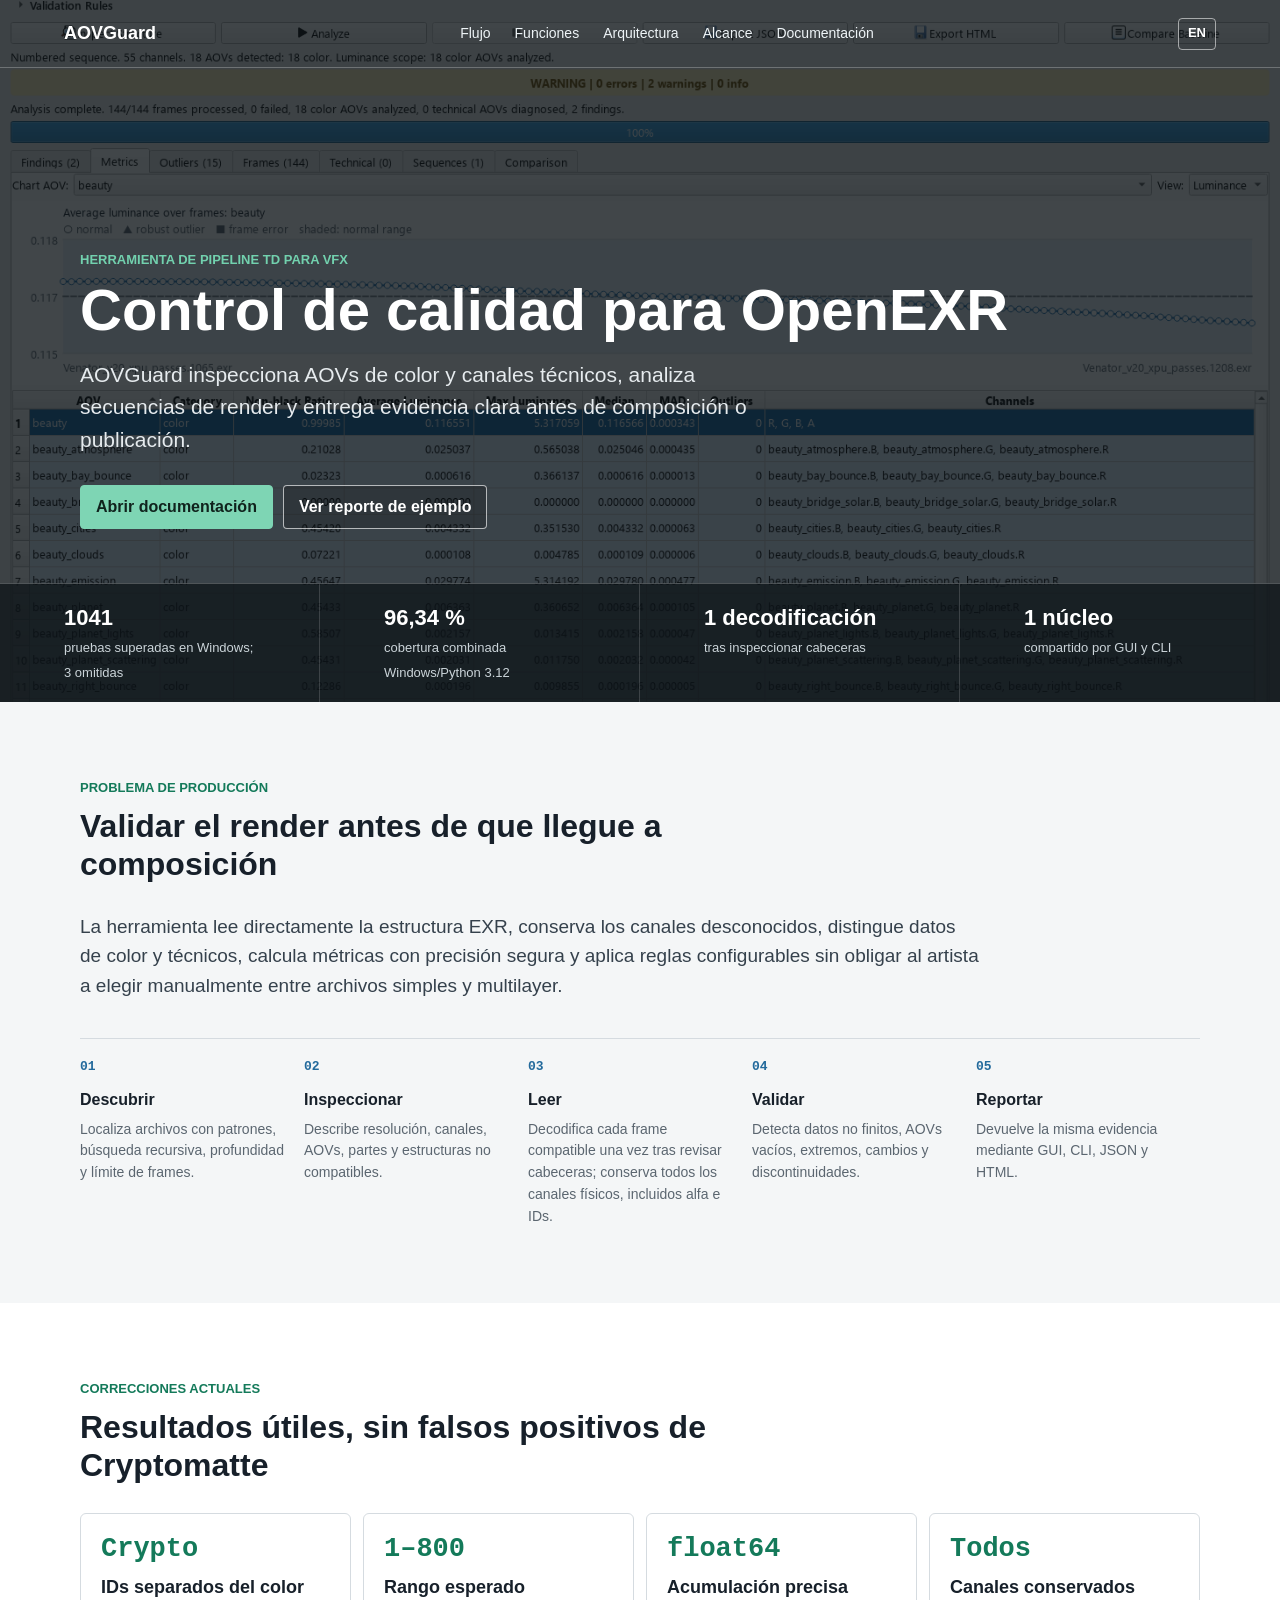
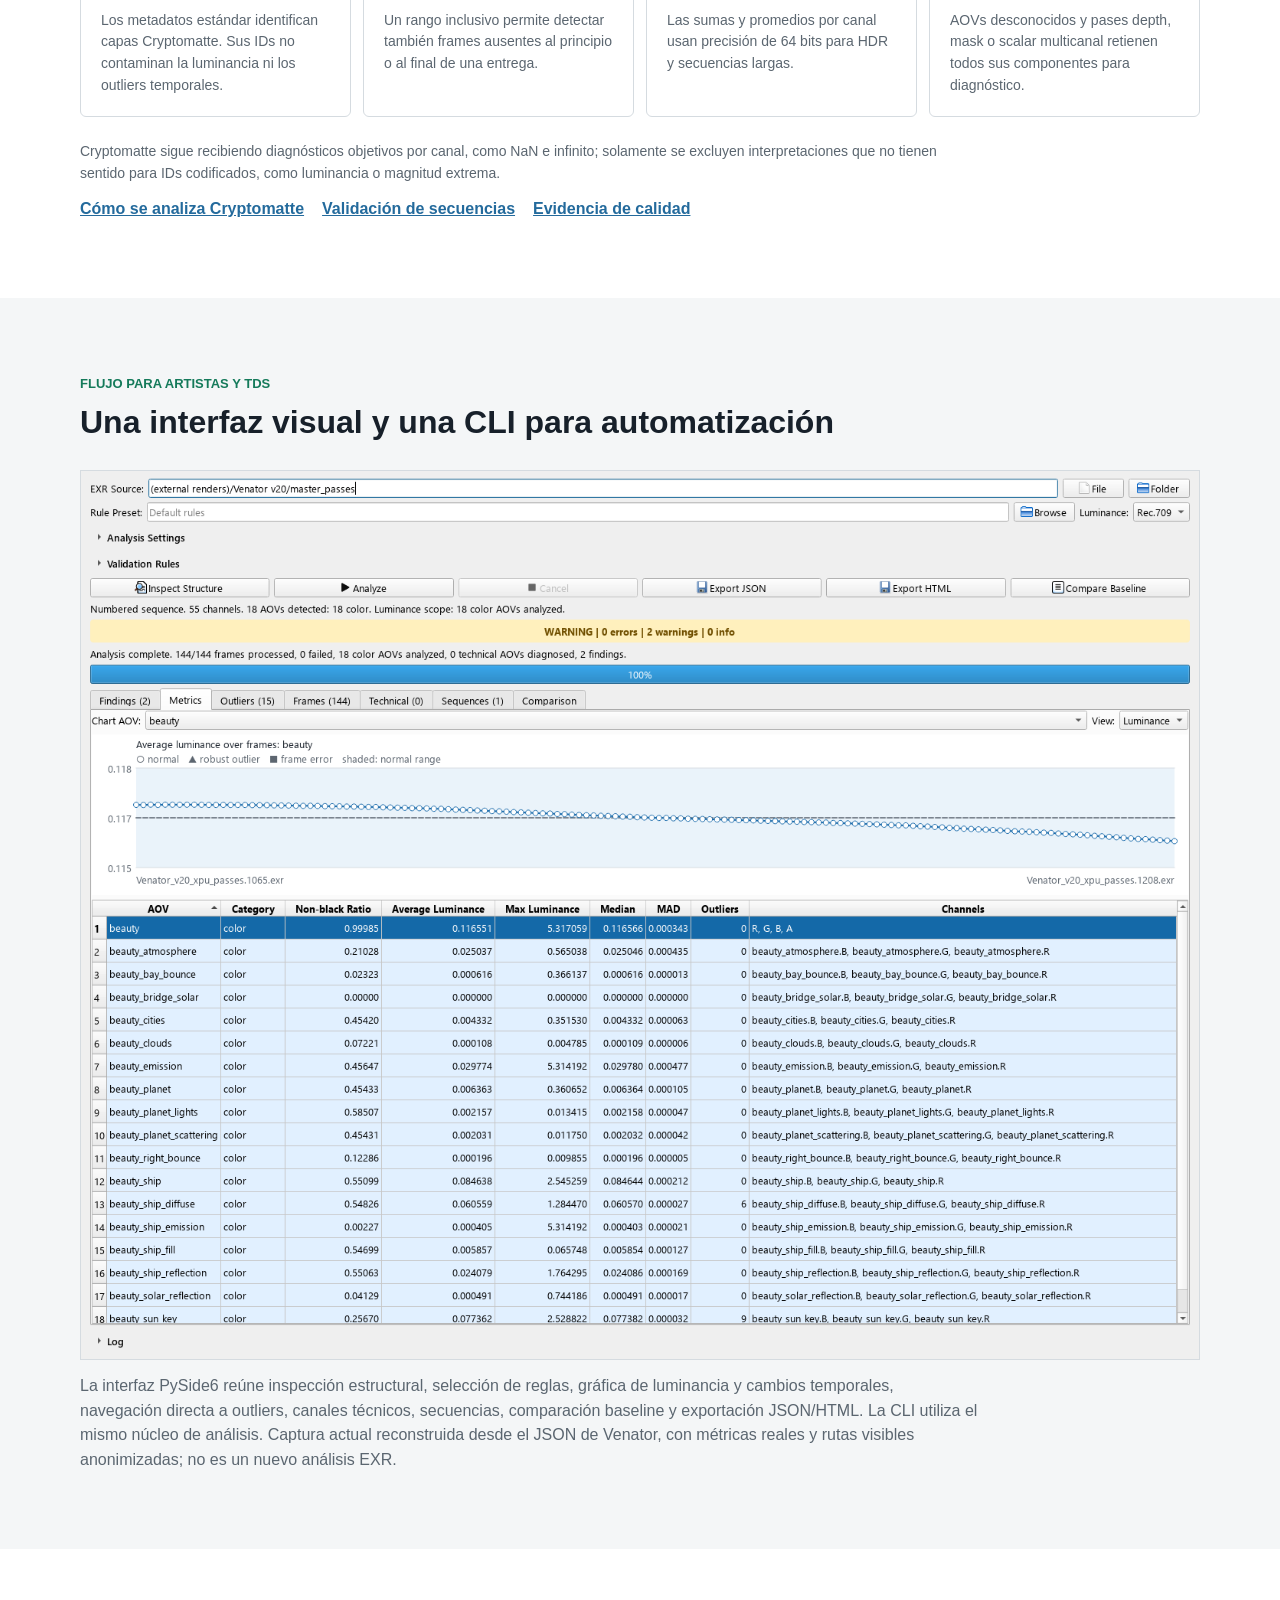
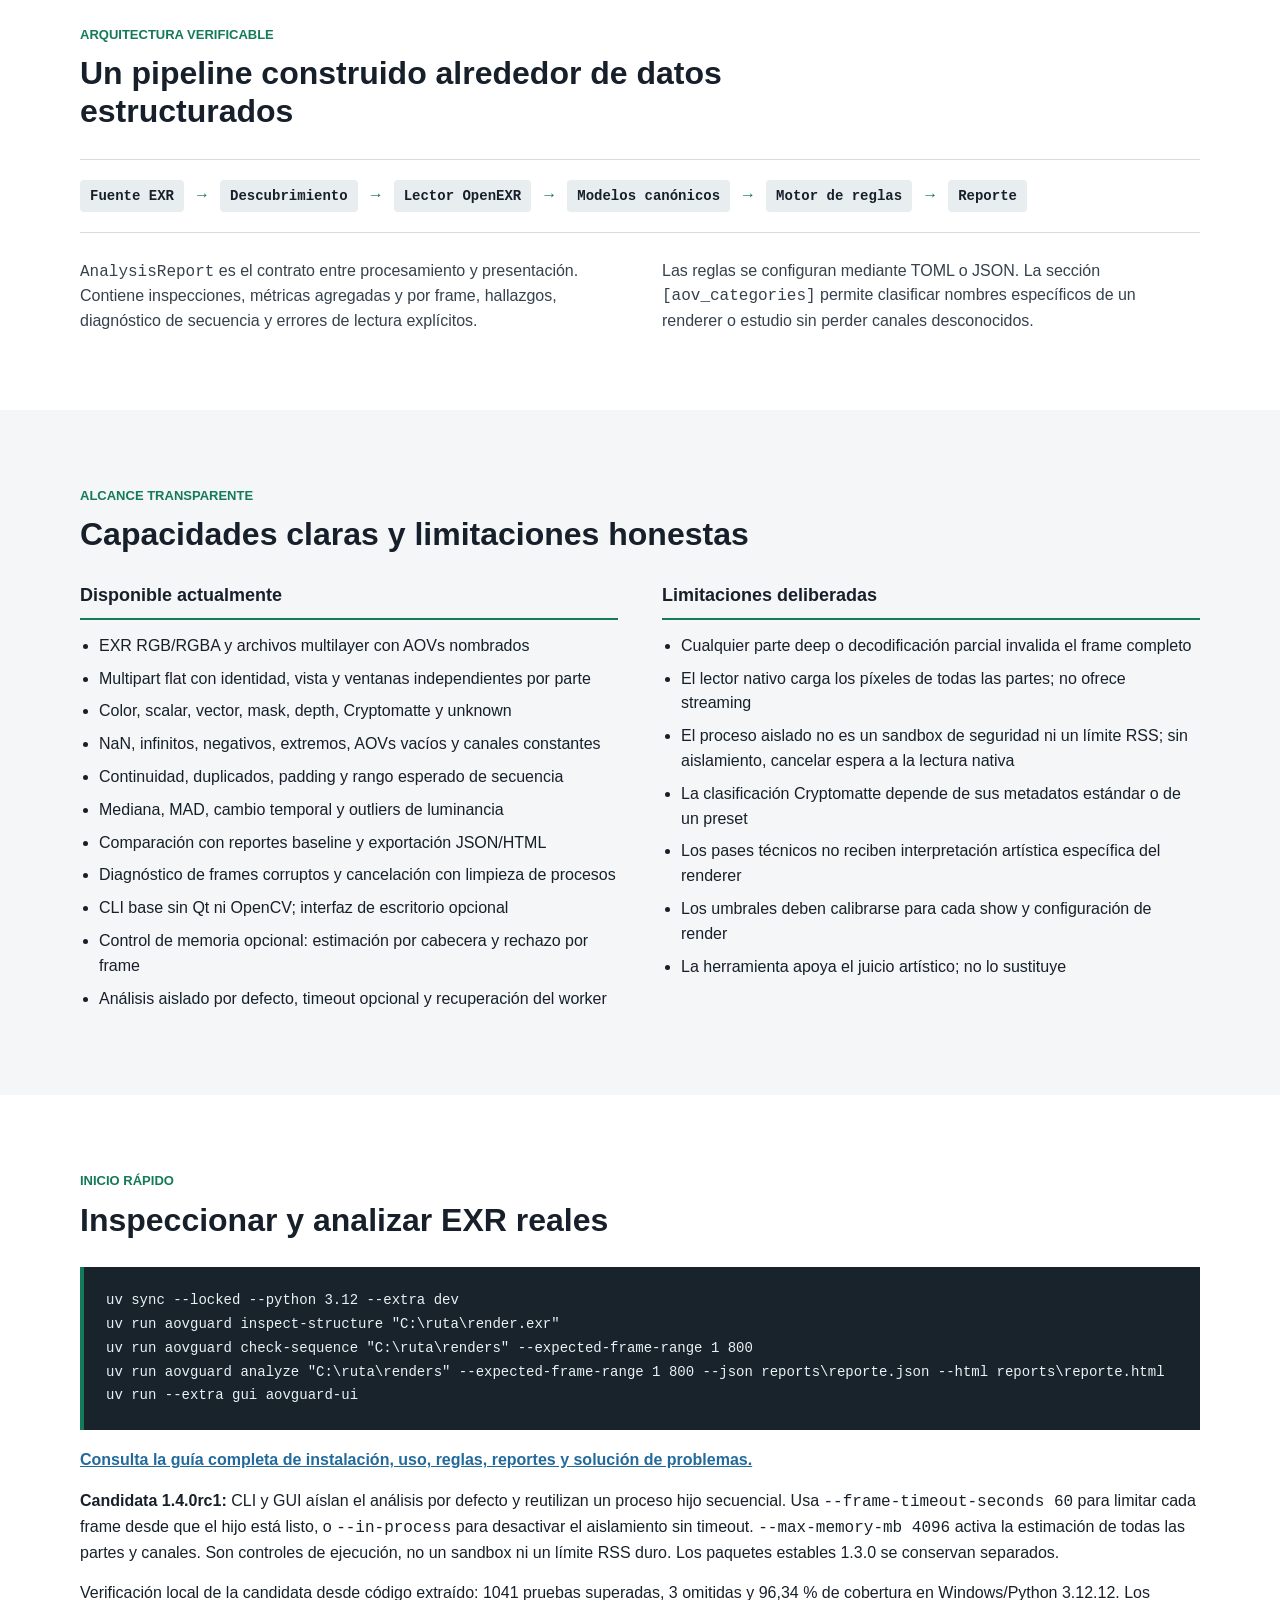
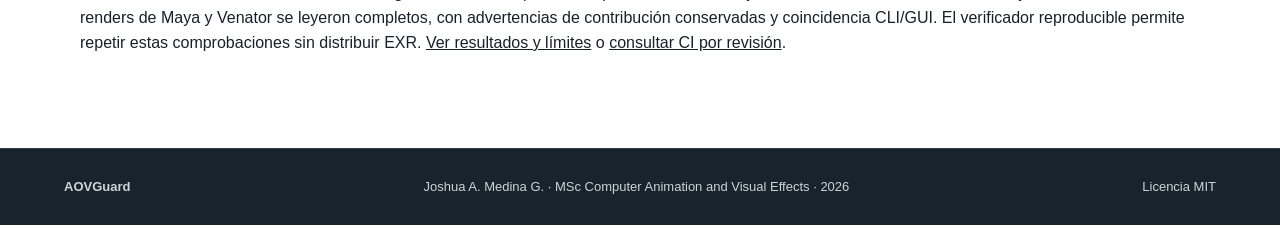
<file: website/index.html>
<!doctype html>
<html lang="es">
<head>
  <meta charset="utf-8">
  <meta name="viewport" content="width=device-width, initial-scale=1">
  <meta name="description" content="AOVGuard: control de calidad para archivos OpenEXR, AOVs y secuencias de render.">
  <title>AOVGuard | Control de calidad para OpenEXR</title>
  <link rel="stylesheet" href="styles.css">
  <link rel="alternate" hreflang="es" href="index.html">
  <link rel="alternate" hreflang="en" href="index-en.html">
</head>
<body>
  <header class="site-header">
    <a class="brand" href="#inicio">AOVGuard</a>
    <nav aria-label="Navegación principal">
      <a href="#flujo">Flujo</a>
      <a href="#funciones">Funciones</a>
      <a href="#arquitectura">Arquitectura</a>
      <a href="#alcance">Alcance</a>
      <a href="documentacion.html">Documentación</a>
    </nav>
    <a class="language-switch" href="index-en.html" hreflang="en" lang="en" aria-label="View this site in English">EN</a>
  </header>

  <main id="inicio">
    <section class="hero" aria-labelledby="hero-title">
      <div class="hero-overlay"></div>
      <div class="hero-content">
        <p class="eyebrow">Herramienta de Pipeline TD para VFX</p>
        <h1 id="hero-title">Control de calidad para OpenEXR</h1>
        <p class="hero-copy">
          AOVGuard inspecciona AOVs de color y canales técnicos, analiza
          secuencias de render y entrega evidencia clara antes de composición
          o publicación.
        </p>
        <div class="hero-actions">
          <a class="button primary" href="documentacion.html">Abrir documentación</a>
          <a class="button secondary" href="../docs/sample_reports/multilayer_report.html">Ver reporte de ejemplo</a>
        </div>
      </div>
      <div class="hero-facts" aria-label="Datos verificados del proyecto">
        <div><strong>1041</strong><span>pruebas superadas en Windows; 3 omitidas</span></div>
        <div><strong>96,34 %</strong><span>cobertura combinada Windows/Python 3.12</span></div>
        <div><strong>1 decodificación</strong><span>tras inspeccionar cabeceras</span></div>
        <div><strong>1 núcleo</strong><span>compartido por GUI y CLI</span></div>
      </div>
    </section>

    <section class="intro band" id="flujo">
      <div class="section-heading">
        <p class="eyebrow">Problema de producción</p>
        <h2>Validar el render antes de que llegue a composición</h2>
      </div>
      <p class="lead">
        La herramienta lee directamente la estructura EXR, conserva los canales
        desconocidos, distingue datos de color y técnicos, calcula métricas con
        precisión segura y aplica reglas configurables sin obligar al artista a
        elegir manualmente entre archivos simples y multilayer.
      </p>
      <ol class="workflow">
        <li><span>01</span><strong>Descubrir</strong><p>Localiza archivos con patrones, búsqueda recursiva, profundidad y límite de frames.</p></li>
        <li><span>02</span><strong>Inspeccionar</strong><p>Describe resolución, canales, AOVs, partes y estructuras no compatibles.</p></li>
        <li><span>03</span><strong>Leer</strong><p>Decodifica cada frame compatible una vez tras revisar cabeceras; conserva todos los canales físicos, incluidos alfa e IDs.</p></li>
        <li><span>04</span><strong>Validar</strong><p>Detecta datos no finitos, AOVs vacíos, extremos, cambios y discontinuidades.</p></li>
        <li><span>05</span><strong>Reportar</strong><p>Devuelve la misma evidencia mediante GUI, CLI, JSON y HTML.</p></li>
      </ol>
    </section>

    <section class="evidence band" id="funciones">
      <div class="section-heading">
        <p class="eyebrow">Correcciones actuales</p>
        <h2>Resultados útiles, sin falsos positivos de Cryptomatte</h2>
      </div>
      <div class="evidence-grid">
        <article class="evidence-item">
          <span class="measure">Crypto</span>
          <h3>IDs separados del color</h3>
          <p>Los metadatos estándar identifican capas Cryptomatte. Sus IDs no contaminan la luminancia ni los outliers temporales.</p>
        </article>
        <article class="evidence-item">
          <span class="measure">1–800</span>
          <h3>Rango esperado</h3>
          <p>Un rango inclusivo permite detectar también frames ausentes al principio o al final de una entrega.</p>
        </article>
        <article class="evidence-item">
          <span class="measure">float64</span>
          <h3>Acumulación precisa</h3>
          <p>Las sumas y promedios por canal usan precisión de 64 bits para HDR y secuencias largas.</p>
        </article>
        <article class="evidence-item">
          <span class="measure">Todos</span>
          <h3>Canales conservados</h3>
          <p>AOVs desconocidos y pases depth, mask o scalar multicanal retienen todos sus componentes para diagnóstico.</p>
        </article>
      </div>
      <p class="method-note">
        Cryptomatte sigue recibiendo diagnósticos objetivos por canal, como NaN
        e infinito; solamente se excluyen interpretaciones que no tienen sentido
        para IDs codificados, como luminancia o magnitud extrema.
      </p>
      <div class="text-links"><a href="documentacion.html#cryptomatte">Cómo se analiza Cryptomatte</a><a href="documentacion.html#secuencias">Validación de secuencias</a><a href="documentacion.html#verificacion">Evidencia de calidad</a></div>
    </section>

    <section class="product band">
      <div class="section-heading">
        <p class="eyebrow">Flujo para artistas y TDs</p>
        <h2>Una interfaz visual y una CLI para automatización</h2>
      </div>
      <figure class="product-figure">
        <img src="assets/aovguard-current-ui.png" alt="Interfaz de AOVGuard con métricas, hallazgos y diagnóstico de secuencia">
        <figcaption>
          La interfaz PySide6 reúne inspección estructural, selección de reglas,
          gráfica de luminancia y cambios temporales, navegación directa a
          outliers, canales técnicos, secuencias, comparación baseline y
          exportación JSON/HTML. La CLI utiliza el mismo núcleo de análisis.
          Captura actual reconstruida desde el JSON de Venator, con métricas
          reales y rutas visibles anonimizadas; no es un nuevo análisis EXR.
        </figcaption>
      </figure>
    </section>

    <section class="architecture band" id="arquitectura">
      <div class="section-heading">
        <p class="eyebrow">Arquitectura verificable</p>
        <h2>Un pipeline construido alrededor de datos estructurados</h2>
      </div>
      <div class="architecture-flow" aria-label="Flujo de arquitectura de AOVGuard">
        <span>Fuente EXR</span><b>&rarr;</b><span>Descubrimiento</span><b>&rarr;</b><span>Lector OpenEXR</span><b>&rarr;</b><span>Modelos canónicos</span><b>&rarr;</b><span>Motor de reglas</span><b>&rarr;</b><span>Reporte</span>
      </div>
      <div class="architecture-copy">
        <p>
          <code>AnalysisReport</code> es el contrato entre procesamiento y
          presentación. Contiene inspecciones, métricas agregadas y por frame,
          hallazgos, diagnóstico de secuencia y errores de lectura explícitos.
        </p>
        <p>
          Las reglas se configuran mediante TOML o JSON. La sección
          <code>[aov_categories]</code> permite clasificar nombres específicos
          de un renderer o estudio sin perder canales desconocidos.
        </p>
      </div>
    </section>

    <section class="scope band" id="alcance">
      <div class="section-heading">
        <p class="eyebrow">Alcance transparente</p>
        <h2>Capacidades claras y limitaciones honestas</h2>
      </div>
      <div class="scope-columns">
        <div>
          <h3>Disponible actualmente</h3>
          <ul>
            <li>EXR RGB/RGBA y archivos multilayer con AOVs nombrados</li>
            <li>Multipart flat con identidad, vista y ventanas independientes por parte</li>
            <li>Color, scalar, vector, mask, depth, Cryptomatte y unknown</li>
            <li>NaN, infinitos, negativos, extremos, AOVs vacíos y canales constantes</li>
            <li>Continuidad, duplicados, padding y rango esperado de secuencia</li>
            <li>Mediana, MAD, cambio temporal y outliers de luminancia</li>
            <li>Comparación con reportes baseline y exportación JSON/HTML</li>
            <li>Diagnóstico de frames corruptos y cancelación con limpieza de procesos</li>
            <li>CLI base sin Qt ni OpenCV; interfaz de escritorio opcional</li>
            <li>Control de memoria opcional: estimación por cabecera y rechazo por frame</li>
            <li>Análisis aislado por defecto, timeout opcional y recuperación del worker</li>
          </ul>
        </div>
        <div>
          <h3>Limitaciones deliberadas</h3>
          <ul>
            <li>Cualquier parte deep o decodificación parcial invalida el frame completo</li>
            <li>El lector nativo carga los píxeles de todas las partes; no ofrece streaming</li>
            <li>El proceso aislado no es un sandbox de seguridad ni un límite RSS; sin aislamiento, cancelar espera a la lectura nativa</li>
            <li>La clasificación Cryptomatte depende de sus metadatos estándar o de un preset</li>
            <li>Los pases técnicos no reciben interpretación artística específica del renderer</li>
            <li>Los umbrales deben calibrarse para cada show y configuración de render</li>
            <li>La herramienta apoya el juicio artístico; no lo sustituye</li>
          </ul>
        </div>
      </div>
    </section>

    <section class="run band">
      <div class="section-heading">
        <p class="eyebrow">Inicio rápido</p>
        <h2>Inspeccionar y analizar EXR reales</h2>
      </div>
      <pre><code>uv sync --locked --python 3.12 --extra dev
uv run aovguard inspect-structure "C:\ruta\render.exr"
uv run aovguard check-sequence "C:\ruta\renders" --expected-frame-range 1 800
uv run aovguard analyze "C:\ruta\renders" --expected-frame-range 1 800 --json reports\reporte.json --html reports\reporte.html
uv run --extra gui aovguard-ui</code></pre>
      <p class="run-note"><a href="documentacion.html">Consulta la guía completa de instalación, uso, reglas, reportes y solución de problemas.</a></p>
      <p><strong>Candidata 1.4.0rc1:</strong> CLI y GUI aíslan el análisis por defecto y reutilizan un proceso hijo secuencial. Usa <code>--frame-timeout-seconds 60</code> para limitar cada frame desde que el hijo está listo, o <code>--in-process</code> para desactivar el aislamiento sin timeout. <code>--max-memory-mb 4096</code> activa la estimación de todas las partes y canales. Son controles de ejecución, no un sandbox ni un límite RSS duro. Los paquetes estables 1.3.0 se conservan separados.</p>
      <p>Verificación local de la candidata desde código extraído: 1041 pruebas superadas, 3 omitidas y 96,34 % de cobertura en Windows/Python 3.12.12. Los renders de Maya y Venator se leyeron completos, con advertencias de contribución conservadas y coincidencia CLI/GUI. El verificador reproducible permite repetir estas comprobaciones sin distribuir EXR. <a href="documentacion.html#verificacion">Ver resultados y límites</a> o <a href="https://github.com/Joshmedinag/AOVGuard/actions">consultar CI por revisión</a>.</p>
    </section>
  </main>

  <footer>
    <strong>AOVGuard</strong>
    <span>Joshua A. Medina G. &middot; MSc Computer Animation and Visual Effects &middot; 2026</span>
    <span>Licencia MIT</span>
  </footer>
</body>
</html>
</file>
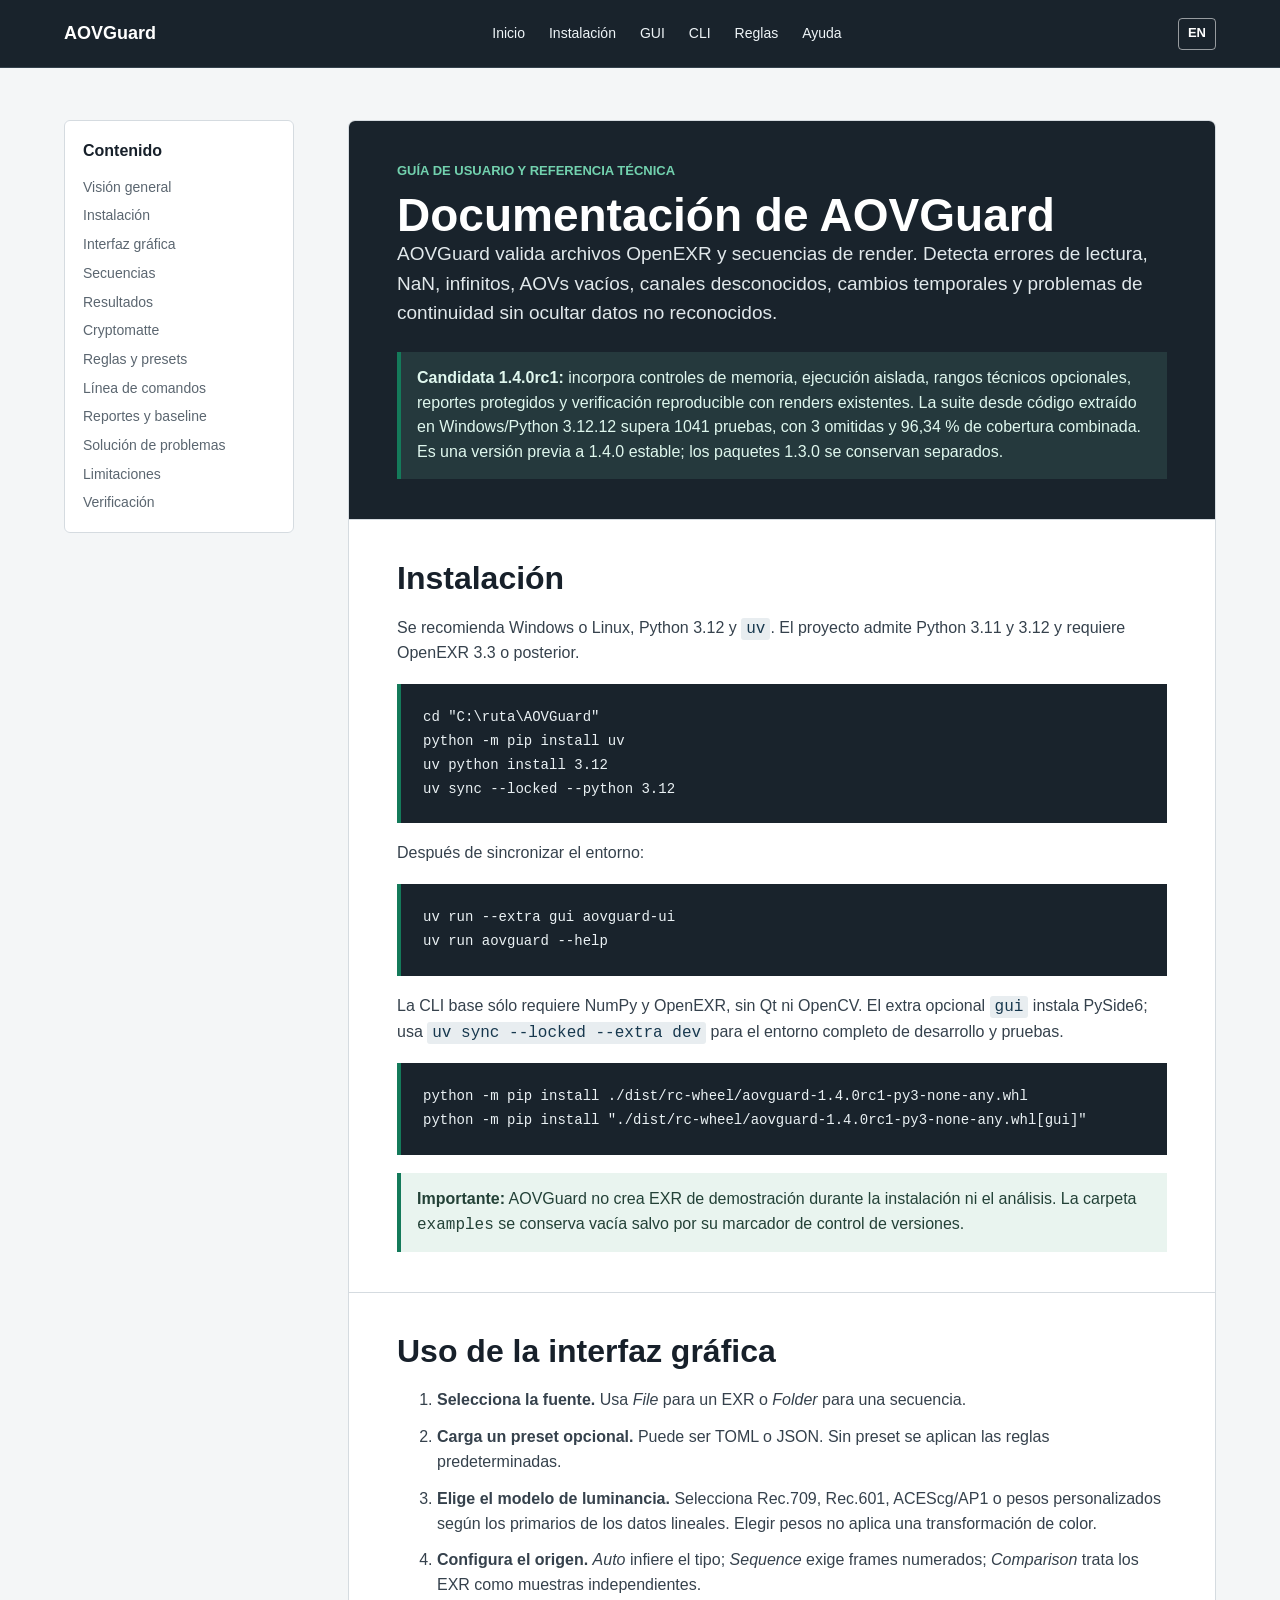
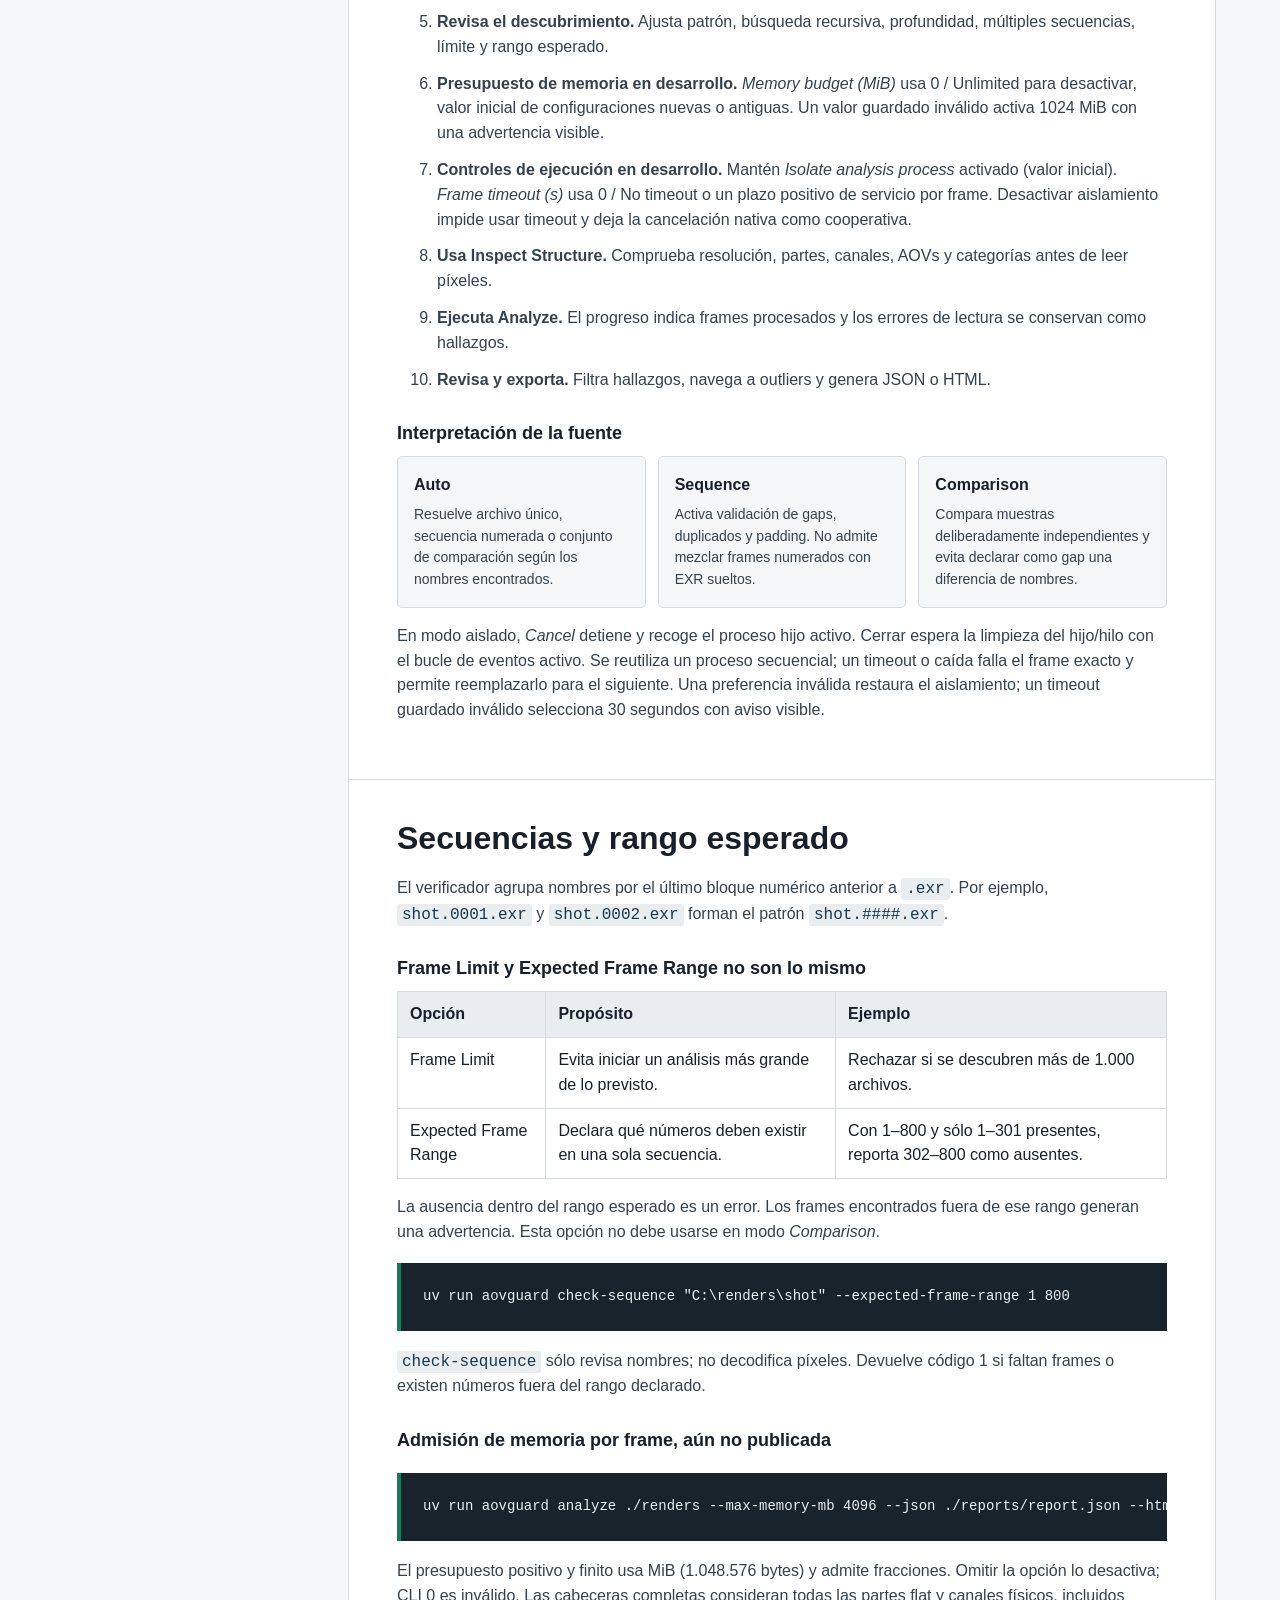
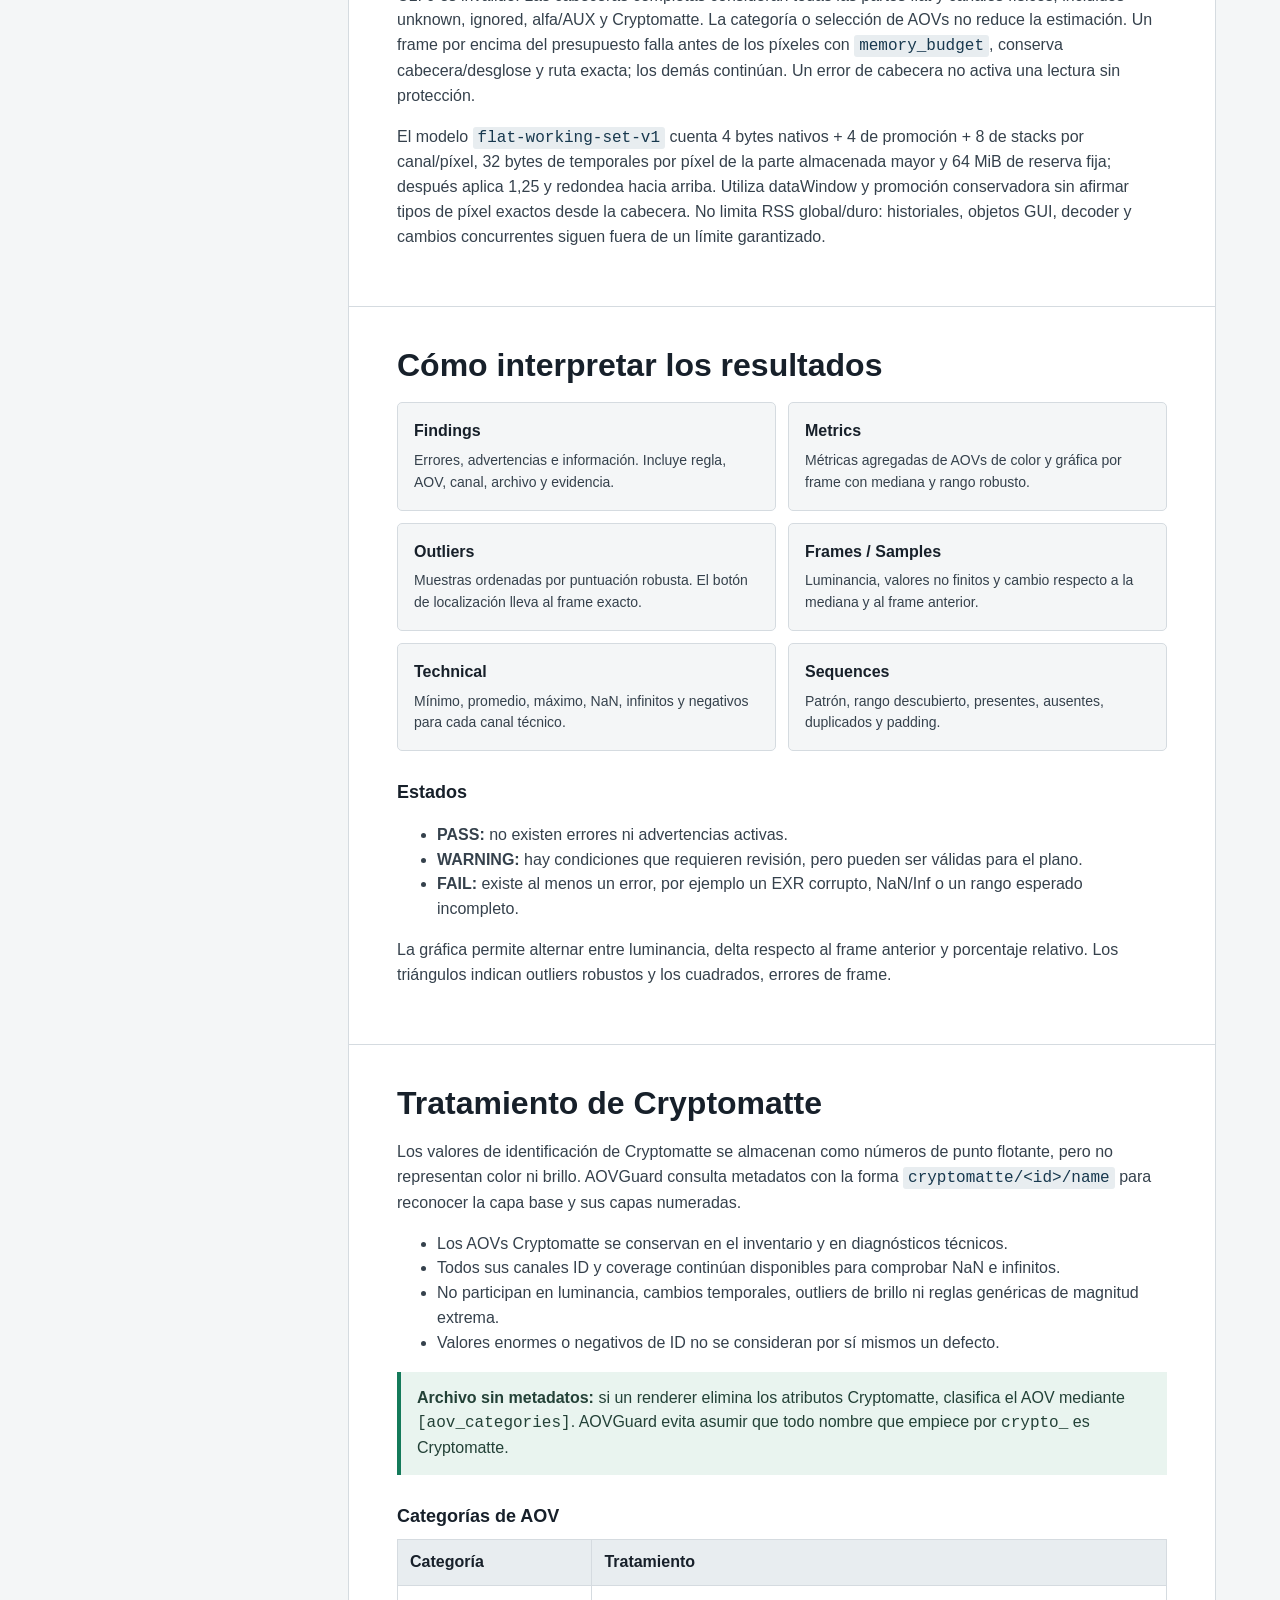
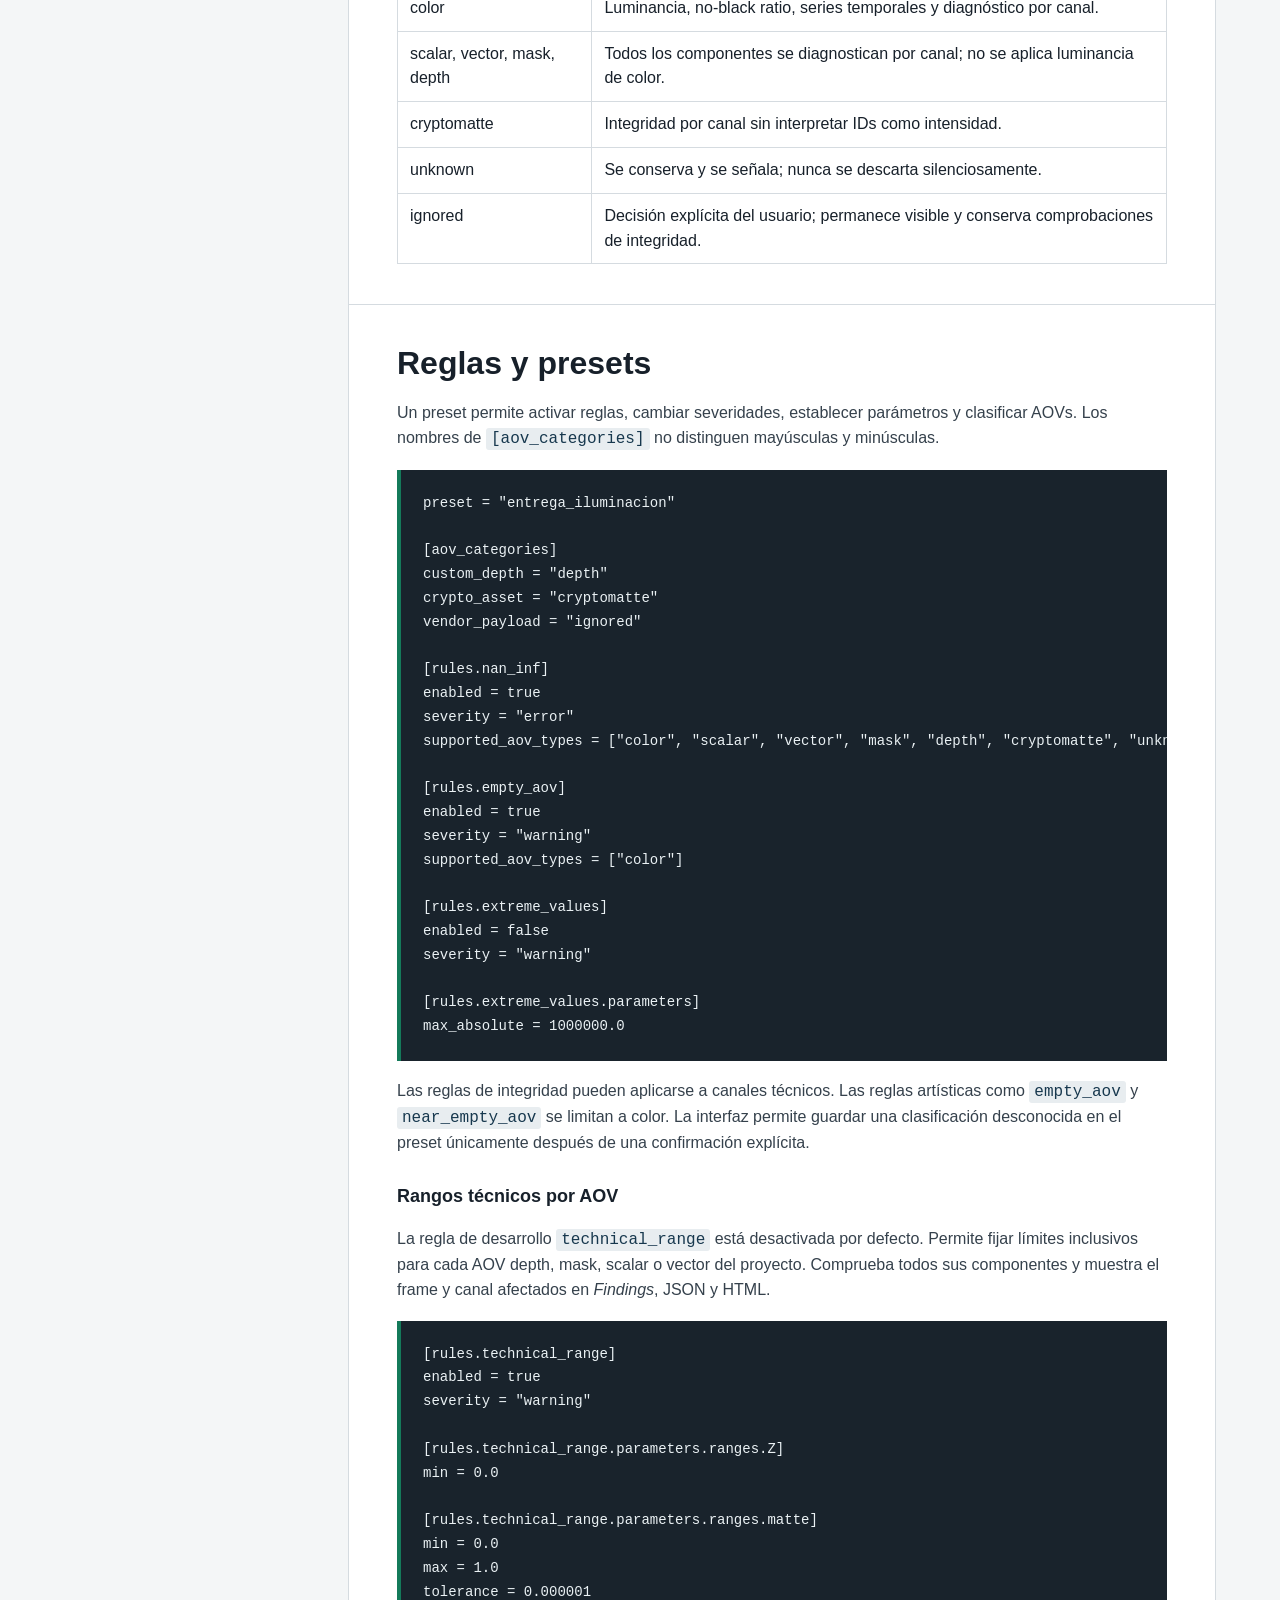
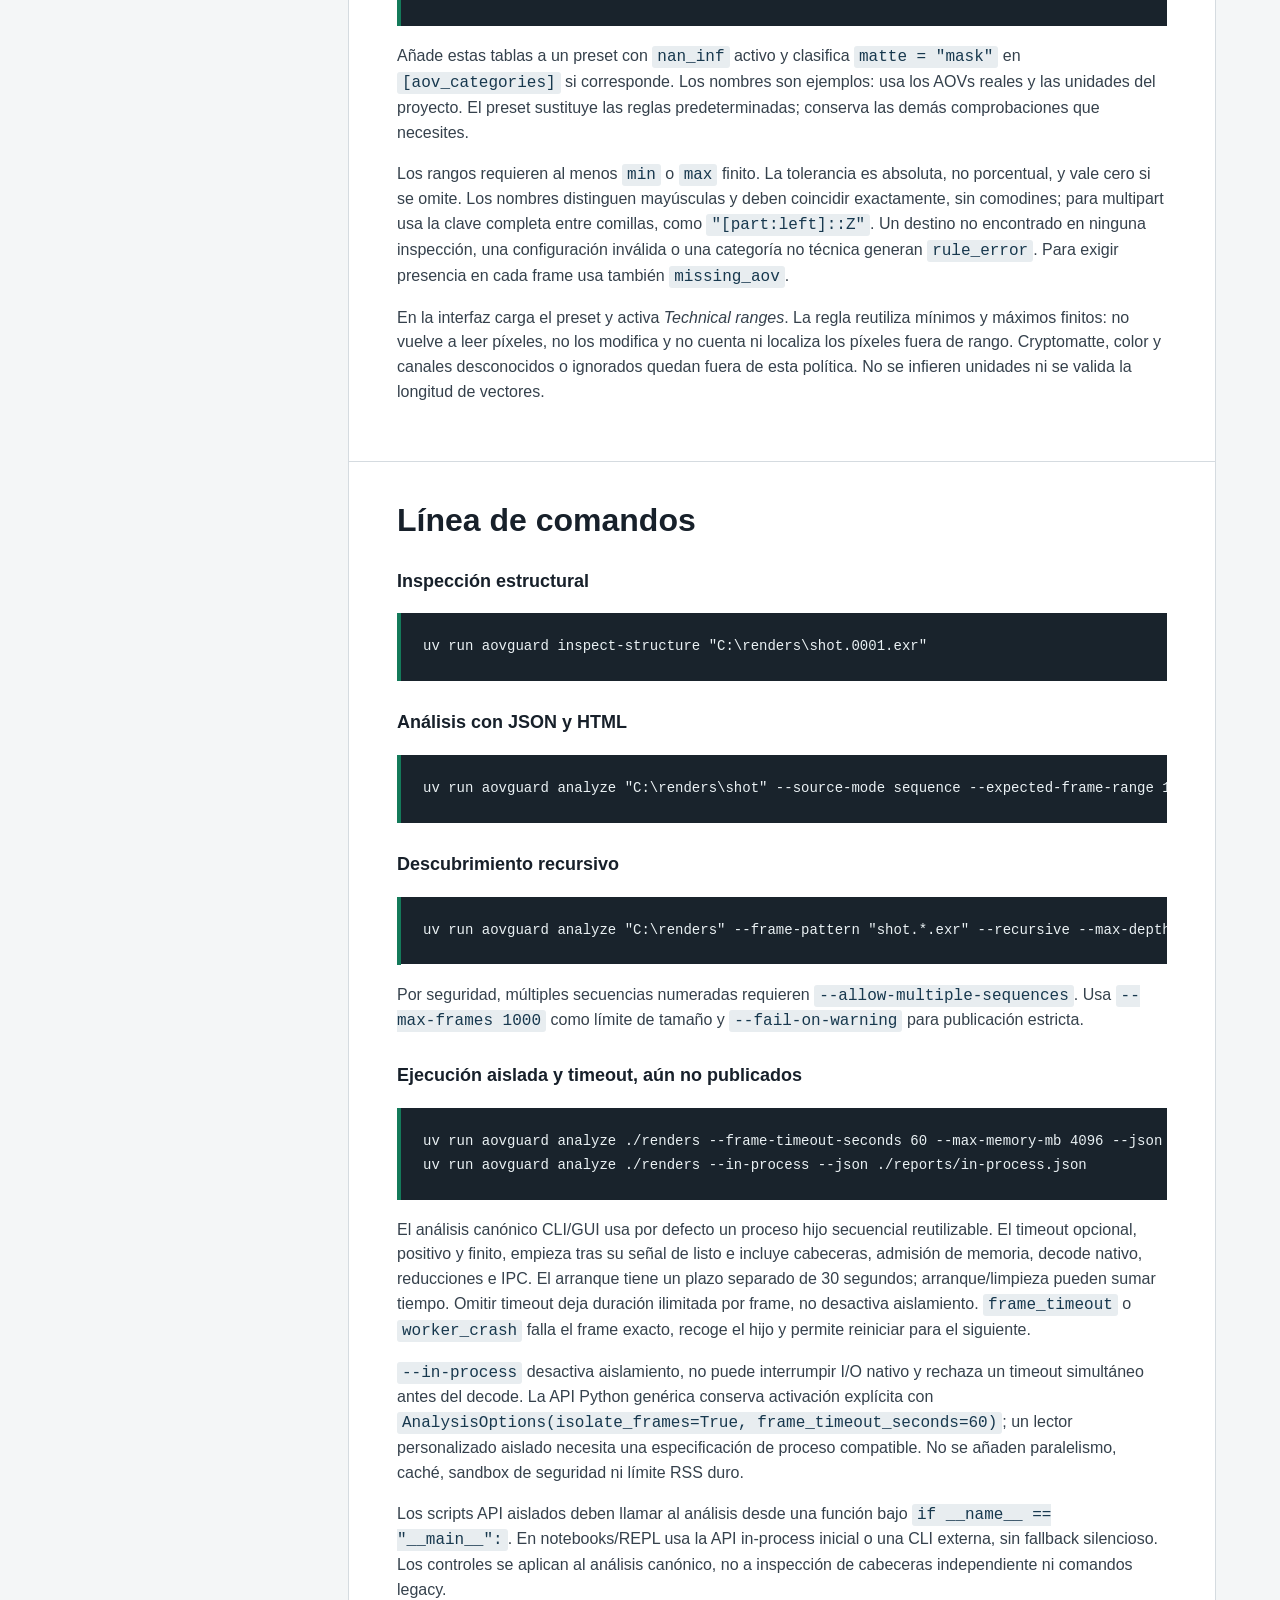
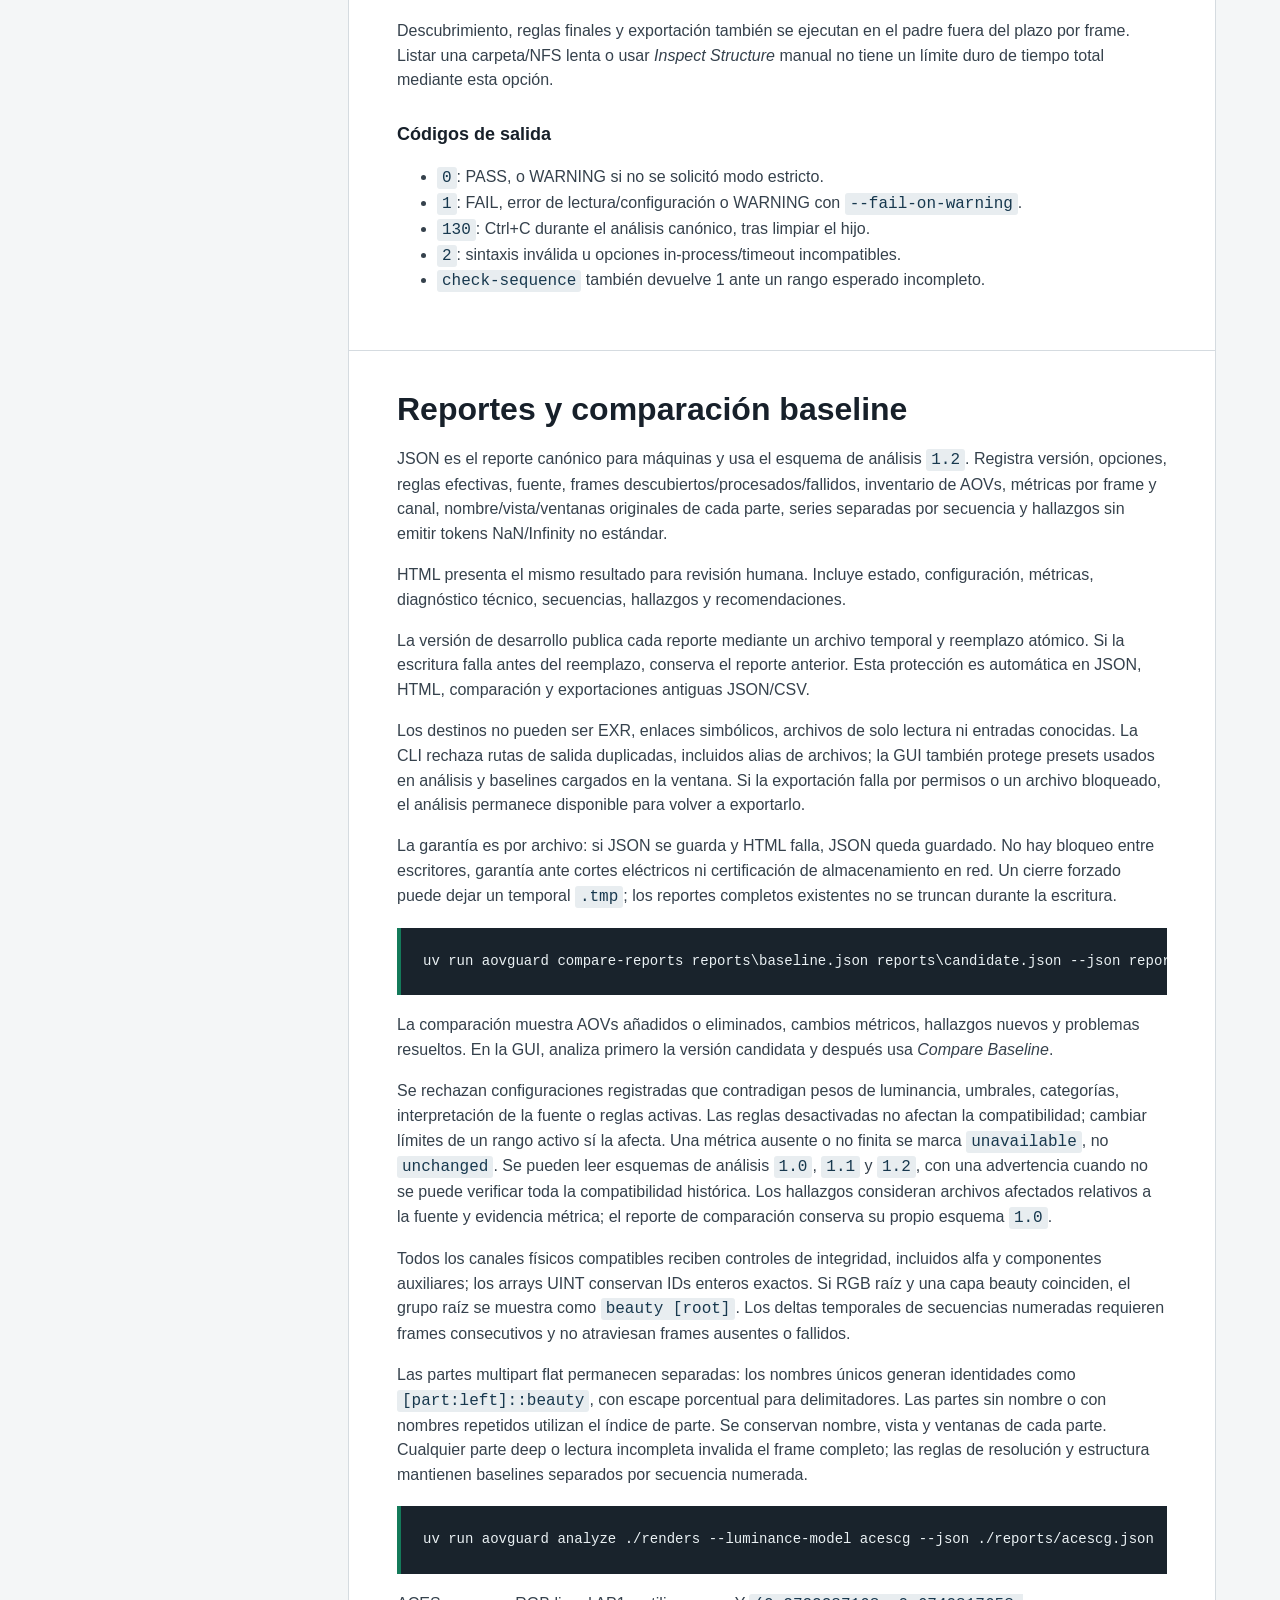
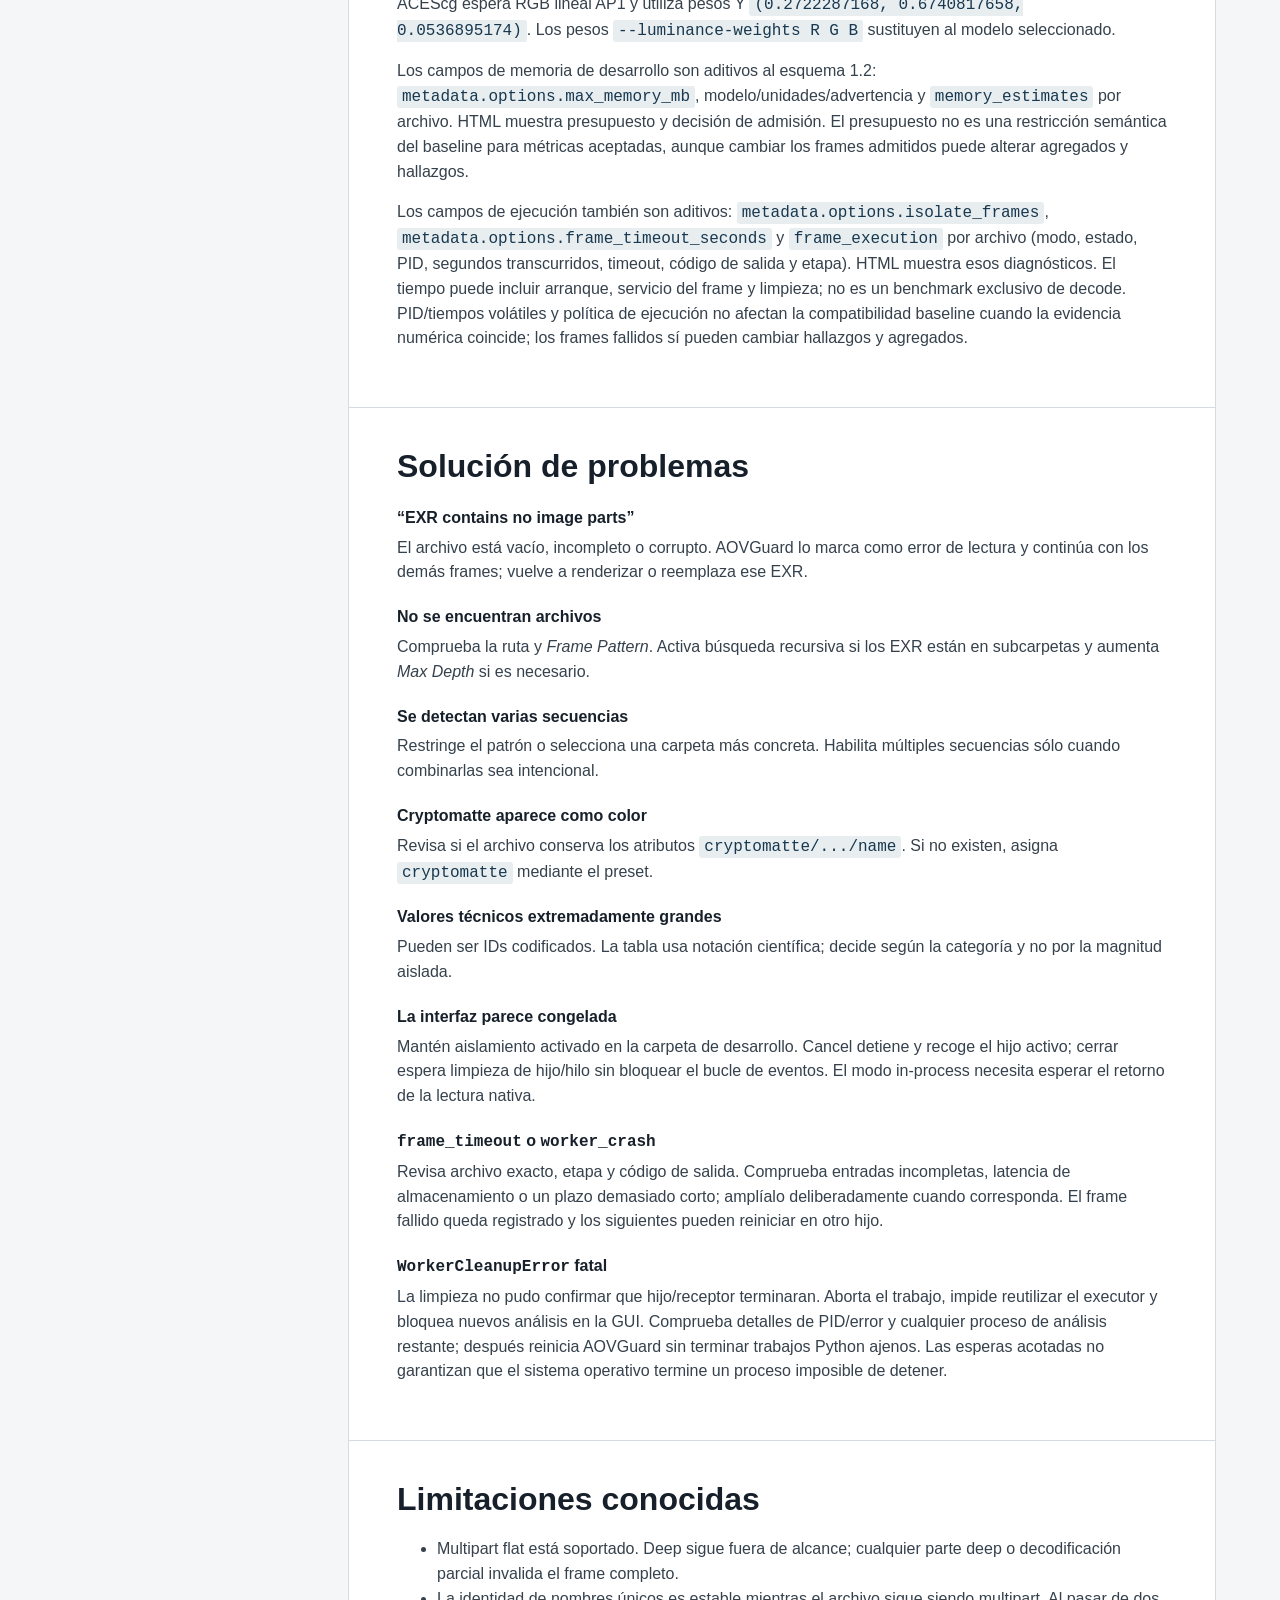
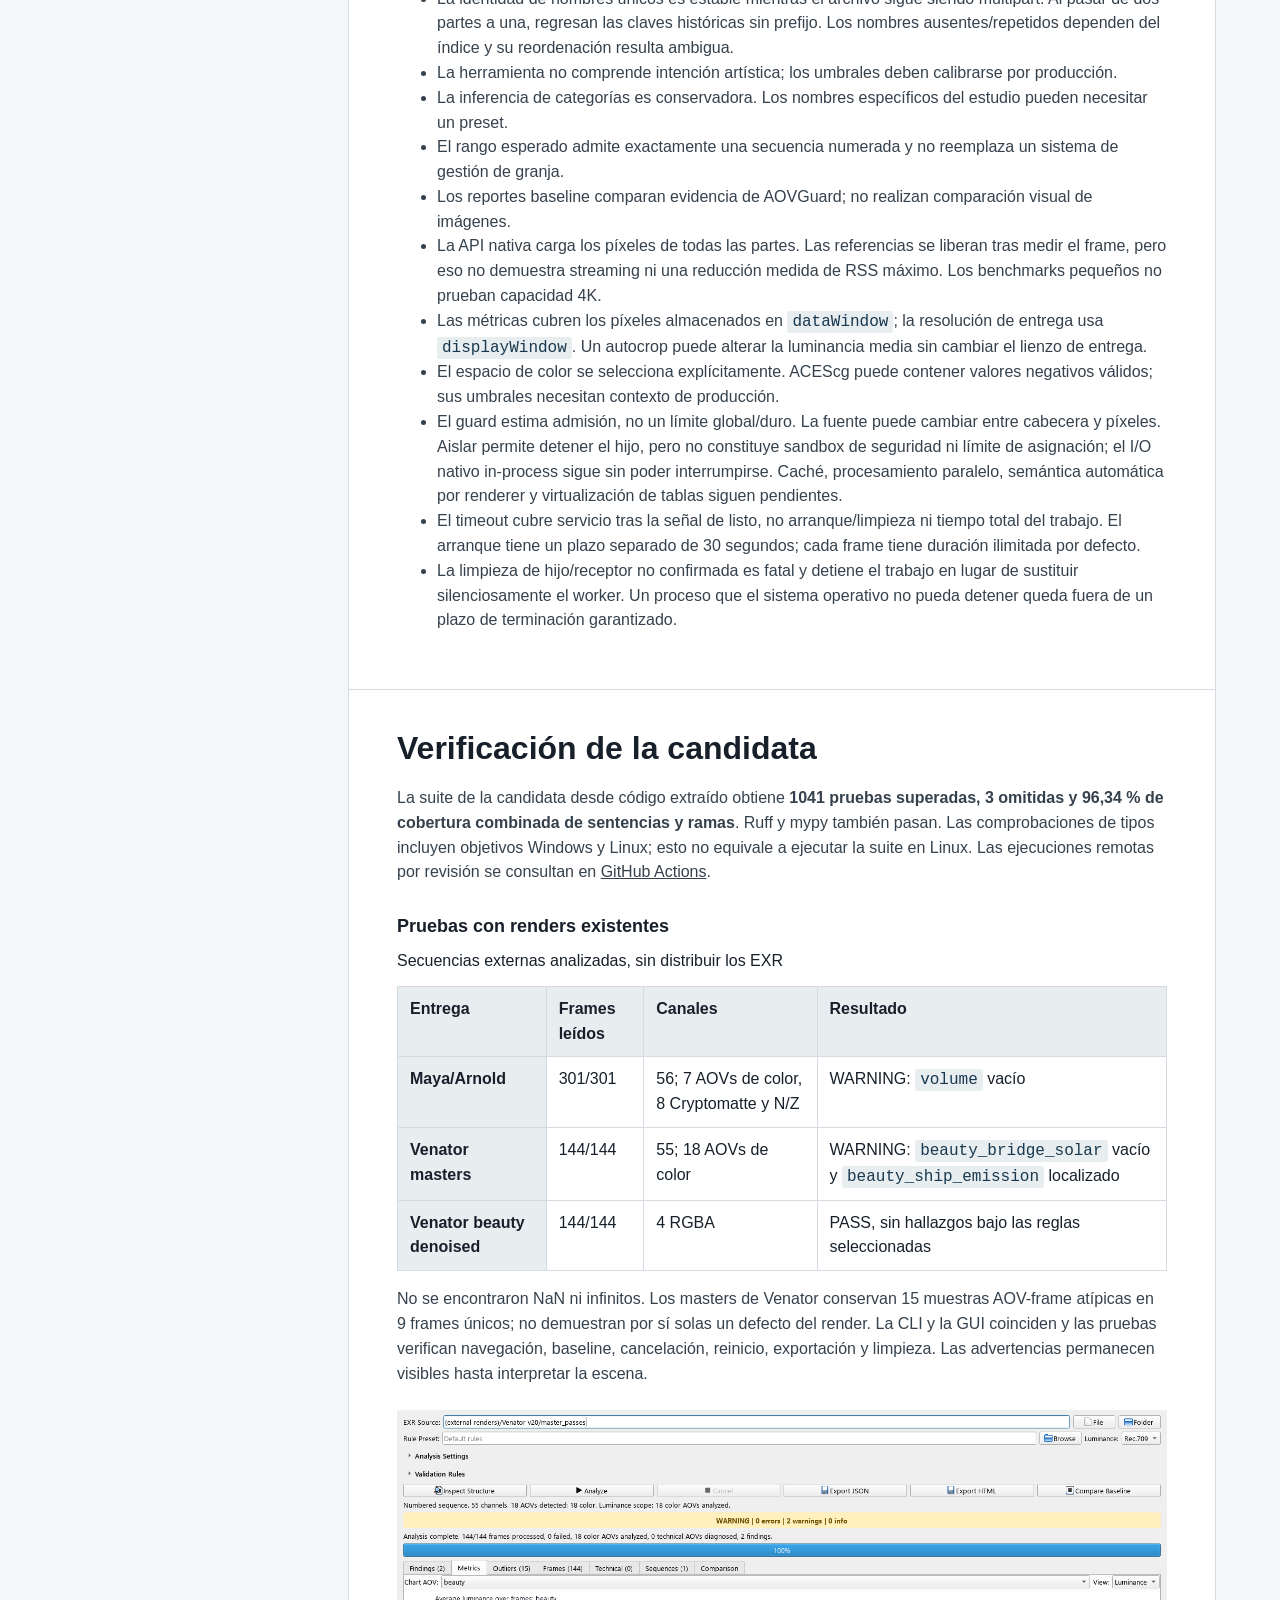
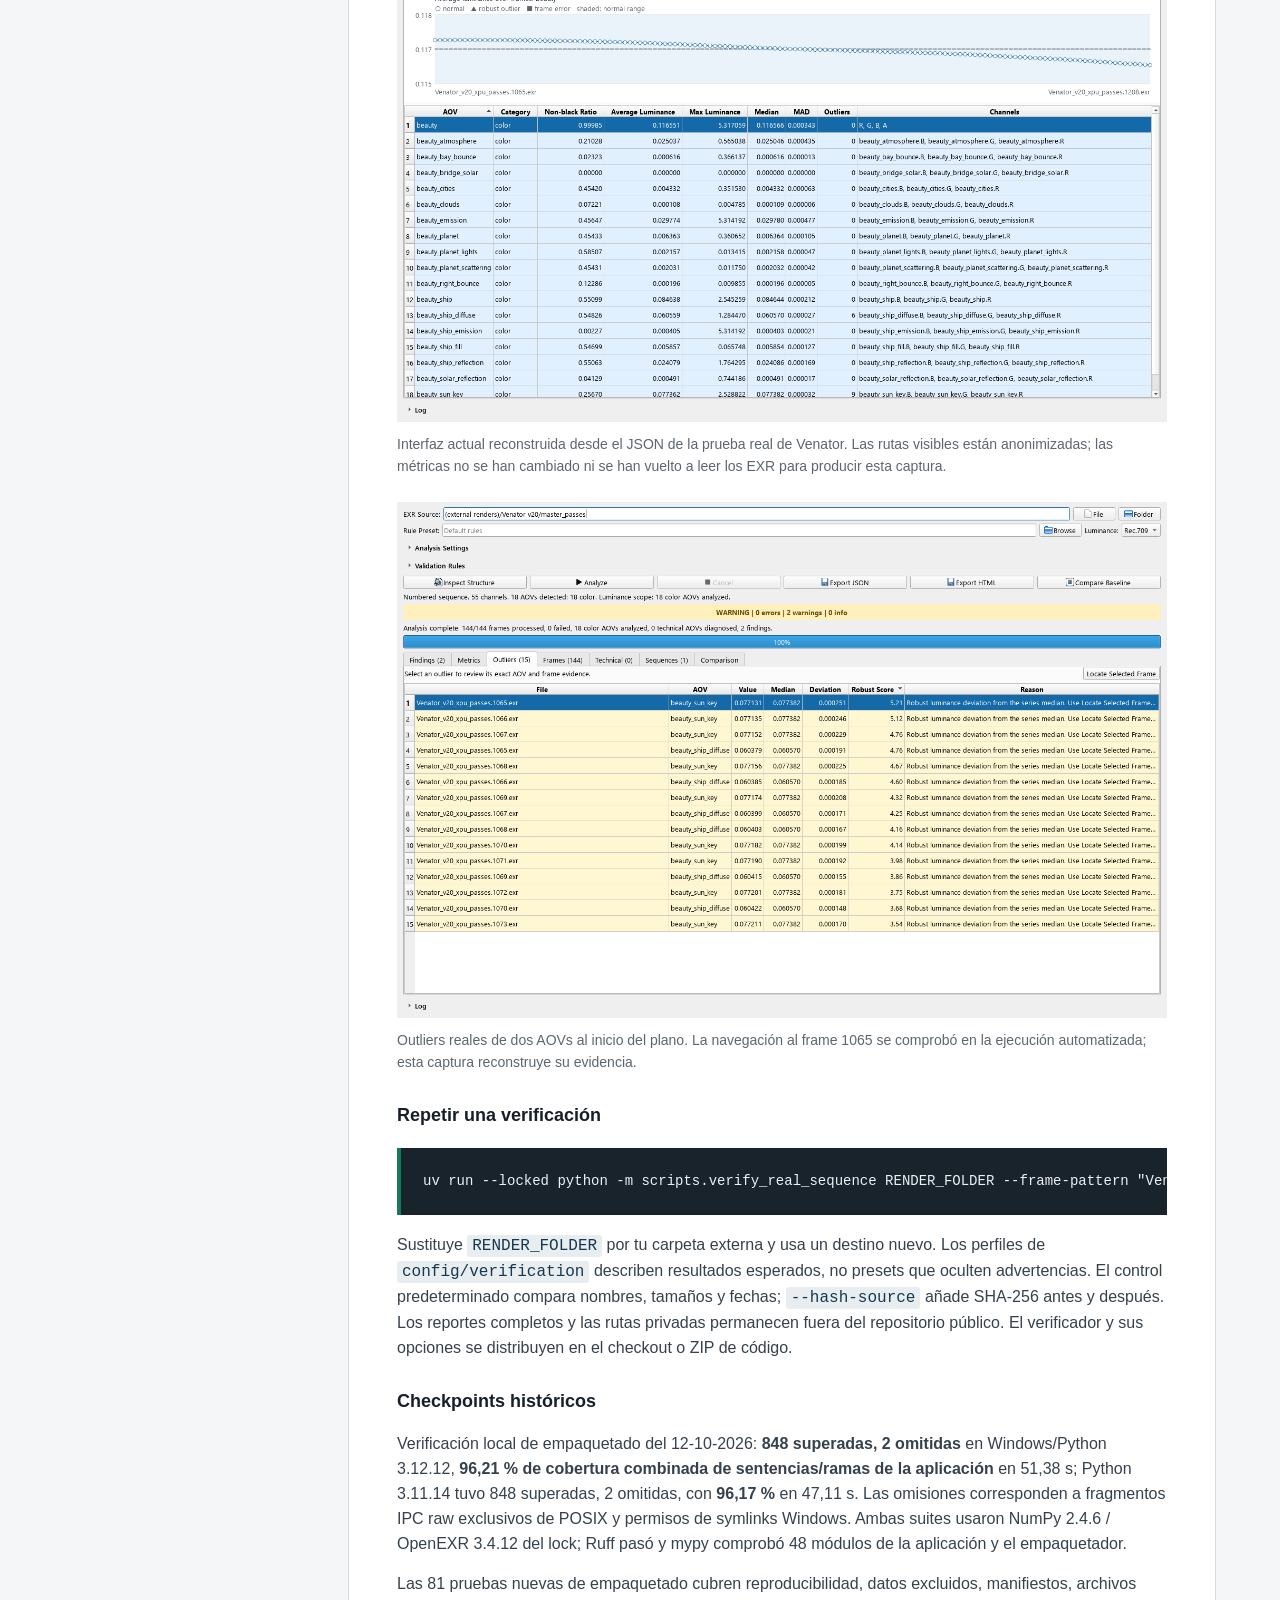
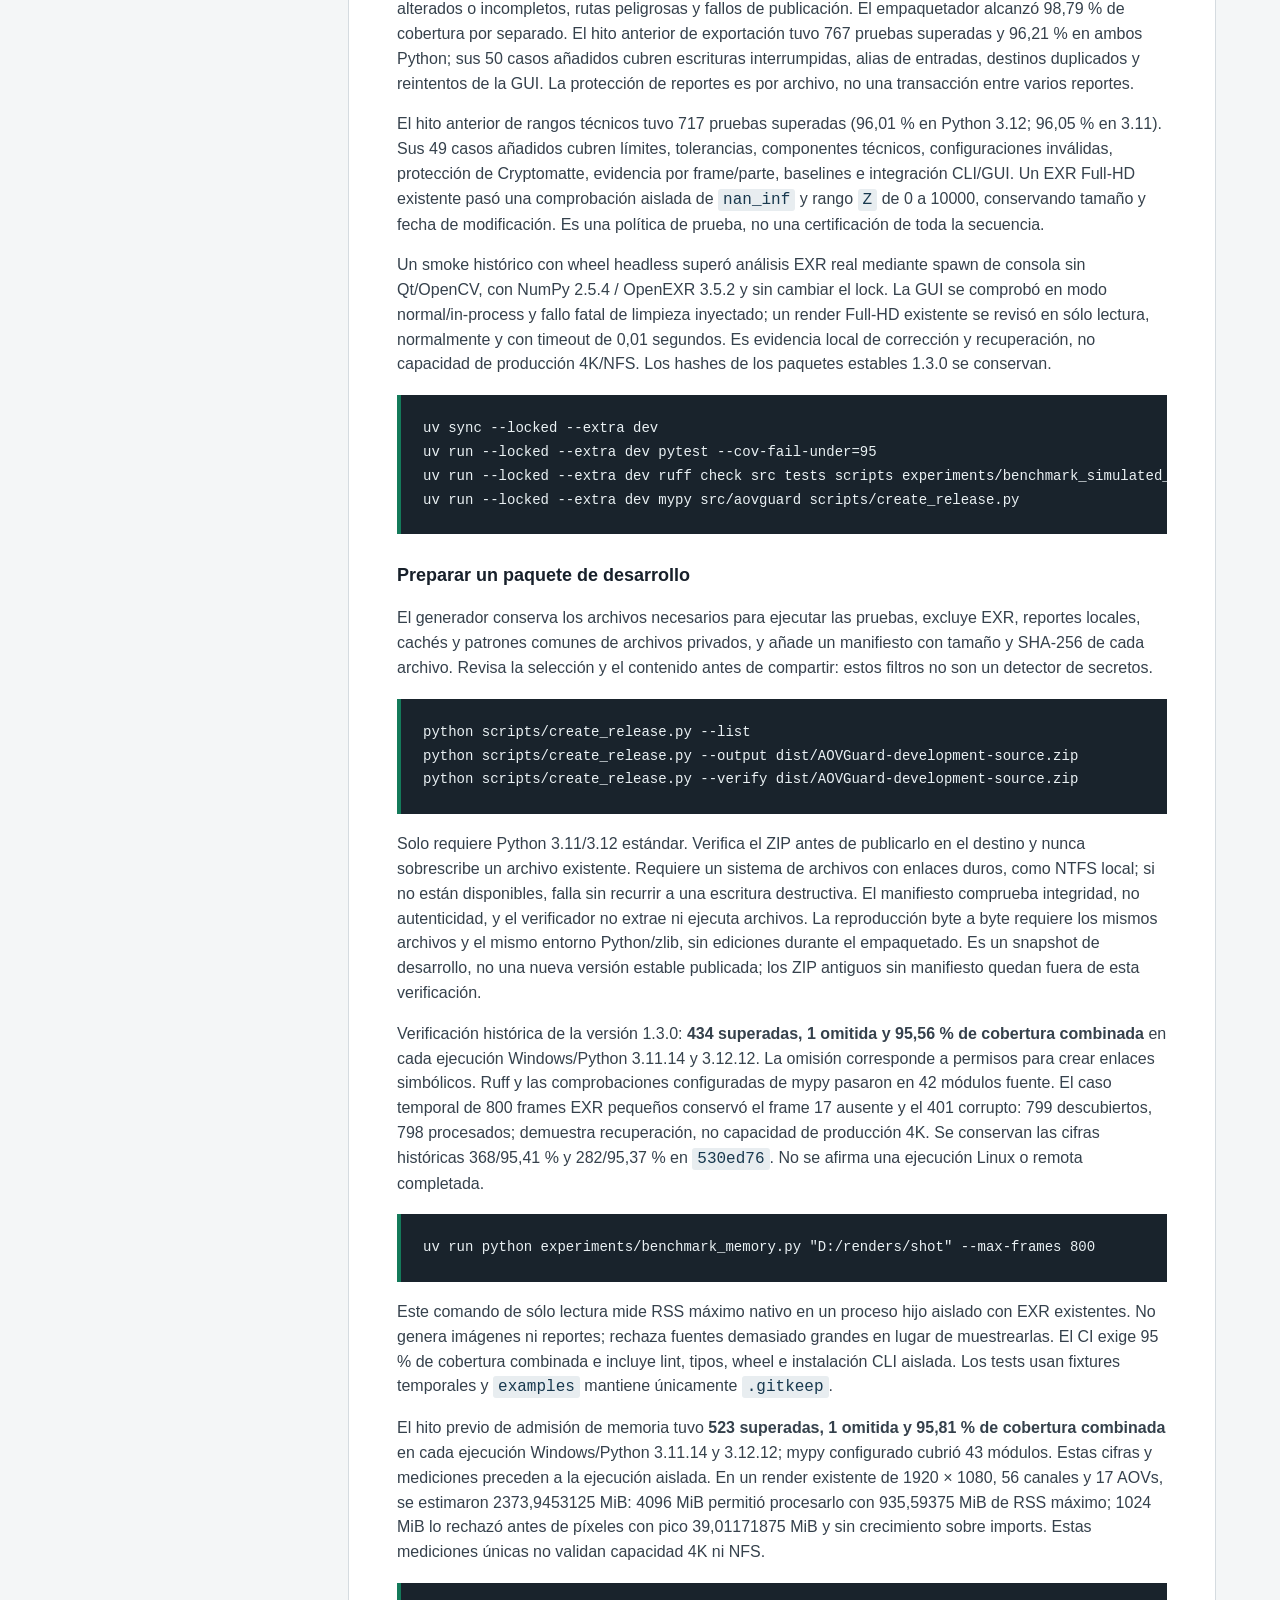
<file: website/documentacion.html>
<!doctype html>
<html lang="es">
<head>
  <meta charset="utf-8">
  <meta name="viewport" content="width=device-width, initial-scale=1">
  <meta name="description" content="Documentación en español de AOVGuard para analizar OpenEXR, AOVs y secuencias de render.">
  <title>Documentación | AOVGuard</title>
  <link rel="stylesheet" href="styles.css">
  <link rel="alternate" hreflang="es" href="documentacion.html">
  <link rel="alternate" hreflang="en" href="documentation.html">
</head>
<body class="docs-page">
  <header class="site-header docs-header">
    <a class="brand" href="index.html">AOVGuard</a>
    <nav aria-label="Navegación de documentación">
      <a href="index.html">Inicio</a>
      <a href="#instalacion">Instalación</a>
      <a href="#gui">GUI</a>
      <a href="#cli">CLI</a>
      <a href="#reglas">Reglas</a>
      <a href="#problemas">Ayuda</a>
    </nav>
    <a class="language-switch" href="documentation.html" hreflang="en" lang="en" aria-label="View the documentation in English">EN</a>
  </header>

  <main class="docs-shell">
    <aside class="docs-nav" aria-label="Índice de esta página">
      <strong>Contenido</strong>
      <a href="#vision">Visión general</a>
      <a href="#instalacion">Instalación</a>
      <a href="#gui">Interfaz gráfica</a>
      <a href="#secuencias">Secuencias</a>
      <a href="#resultados">Resultados</a>
      <a href="#cryptomatte">Cryptomatte</a>
      <a href="#reglas">Reglas y presets</a>
      <a href="#cli">Línea de comandos</a>
      <a href="#reportes">Reportes y baseline</a>
      <a href="#problemas">Solución de problemas</a>
      <a href="#limitaciones">Limitaciones</a>
      <a href="#verificacion">Verificación</a>
    </aside>

    <article class="docs-content">
      <header class="docs-hero" id="vision">
        <p class="eyebrow">Guía de usuario y referencia técnica</p>
        <h1>Documentación de AOVGuard</h1>
        <p class="lead">AOVGuard valida archivos OpenEXR y secuencias de render. Detecta errores de lectura, NaN, infinitos, AOVs vacíos, canales desconocidos, cambios temporales y problemas de continuidad sin ocultar datos no reconocidos.</p>
        <div class="status-note"><strong>Candidata 1.4.0rc1:</strong> incorpora controles de memoria, ejecución aislada, rangos técnicos opcionales, reportes protegidos y verificación reproducible con renders existentes. La suite desde código extraído en Windows/Python 3.12.12 supera 1041 pruebas, con 3 omitidas y 96,34 % de cobertura combinada. Es una versión previa a 1.4.0 estable; los paquetes 1.3.0 se conservan separados.</div>
      </header>

      <section id="instalacion">
        <h2>Instalación</h2>
        <p>Se recomienda Windows o Linux, Python 3.12 y <code>uv</code>. El proyecto admite Python 3.11 y 3.12 y requiere OpenEXR 3.3 o posterior.</p>
        <pre><code>cd "C:\ruta\AOVGuard"
python -m pip install uv
uv python install 3.12
uv sync --locked --python 3.12</code></pre>
        <p>Después de sincronizar el entorno:</p>
        <pre><code>uv run --extra gui aovguard-ui
uv run aovguard --help</code></pre>
        <p>La CLI base sólo requiere NumPy y OpenEXR, sin Qt ni OpenCV. El extra opcional <code>gui</code> instala PySide6; usa <code>uv sync --locked --extra dev</code> para el entorno completo de desarrollo y pruebas.</p>
        <pre><code>python -m pip install ./dist/rc-wheel/aovguard-1.4.0rc1-py3-none-any.whl
python -m pip install "./dist/rc-wheel/aovguard-1.4.0rc1-py3-none-any.whl[gui]"</code></pre>
        <div class="callout"><strong>Importante:</strong> AOVGuard no crea EXR de demostración durante la instalación ni el análisis. La carpeta <code>examples</code> se conserva vacía salvo por su marcador de control de versiones.</div>
      </section>

      <section id="gui">
        <h2>Uso de la interfaz gráfica</h2>
        <ol class="steps">
          <li><strong>Selecciona la fuente.</strong> Usa <em>File</em> para un EXR o <em>Folder</em> para una secuencia.</li>
          <li><strong>Carga un preset opcional.</strong> Puede ser TOML o JSON. Sin preset se aplican las reglas predeterminadas.</li>
          <li><strong>Elige el modelo de luminancia.</strong> Selecciona Rec.709, Rec.601, ACEScg/AP1 o pesos personalizados según los primarios de los datos lineales. Elegir pesos no aplica una transformación de color.</li>
          <li><strong>Configura el origen.</strong> <em>Auto</em> infiere el tipo; <em>Sequence</em> exige frames numerados; <em>Comparison</em> trata los EXR como muestras independientes.</li>
          <li><strong>Revisa el descubrimiento.</strong> Ajusta patrón, búsqueda recursiva, profundidad, múltiples secuencias, límite y rango esperado.</li>
          <li><strong>Presupuesto de memoria en desarrollo.</strong> <em>Memory budget (MiB)</em> usa 0 / Unlimited para desactivar, valor inicial de configuraciones nuevas o antiguas. Un valor guardado inválido activa 1024 MiB con una advertencia visible.</li>
          <li><strong>Controles de ejecución en desarrollo.</strong> Mantén <em>Isolate analysis process</em> activado (valor inicial). <em>Frame timeout (s)</em> usa 0 / No timeout o un plazo positivo de servicio por frame. Desactivar aislamiento impide usar timeout y deja la cancelación nativa como cooperativa.</li>
          <li><strong>Usa Inspect Structure.</strong> Comprueba resolución, partes, canales, AOVs y categorías antes de leer píxeles.</li>
          <li><strong>Ejecuta Analyze.</strong> El progreso indica frames procesados y los errores de lectura se conservan como hallazgos.</li>
          <li><strong>Revisa y exporta.</strong> Filtra hallazgos, navega a outliers y genera JSON o HTML.</li>
        </ol>

        <h3>Interpretación de la fuente</h3>
        <div class="reference-grid">
          <div><strong>Auto</strong><p>Resuelve archivo único, secuencia numerada o conjunto de comparación según los nombres encontrados.</p></div>
          <div><strong>Sequence</strong><p>Activa validación de gaps, duplicados y padding. No admite mezclar frames numerados con EXR sueltos.</p></div>
          <div><strong>Comparison</strong><p>Compara muestras deliberadamente independientes y evita declarar como gap una diferencia de nombres.</p></div>
        </div>
        <p>En modo aislado, <em>Cancel</em> detiene y recoge el proceso hijo activo. Cerrar espera la limpieza del hijo/hilo con el bucle de eventos activo. Se reutiliza un proceso secuencial; un timeout o caída falla el frame exacto y permite reemplazarlo para el siguiente. Una preferencia inválida restaura el aislamiento; un timeout guardado inválido selecciona 30 segundos con aviso visible.</p>
      </section>

      <section id="secuencias">
        <h2>Secuencias y rango esperado</h2>
        <p>El verificador agrupa nombres por el último bloque numérico anterior a <code>.exr</code>. Por ejemplo, <code>shot.0001.exr</code> y <code>shot.0002.exr</code> forman el patrón <code>shot.####.exr</code>.</p>
        <h3>Frame Limit y Expected Frame Range no son lo mismo</h3>
        <table>
          <thead><tr><th>Opción</th><th>Propósito</th><th>Ejemplo</th></tr></thead>
          <tbody>
            <tr><td>Frame Limit</td><td>Evita iniciar un análisis más grande de lo previsto.</td><td>Rechazar si se descubren más de 1.000 archivos.</td></tr>
            <tr><td>Expected Frame Range</td><td>Declara qué números deben existir en una sola secuencia.</td><td>Con 1–800 y sólo 1–301 presentes, reporta 302–800 como ausentes.</td></tr>
          </tbody>
        </table>
        <p>La ausencia dentro del rango esperado es un error. Los frames encontrados fuera de ese rango generan una advertencia. Esta opción no debe usarse en modo <em>Comparison</em>.</p>
        <pre><code>uv run aovguard check-sequence "C:\renders\shot" --expected-frame-range 1 800</code></pre>
        <p><code>check-sequence</code> sólo revisa nombres; no decodifica píxeles. Devuelve código 1 si faltan frames o existen números fuera del rango declarado.</p>
        <h3>Admisión de memoria por frame, aún no publicada</h3>
        <pre><code>uv run aovguard analyze ./renders --max-memory-mb 4096 --json ./reports/report.json --html ./reports/report.html</code></pre>
        <p>El presupuesto positivo y finito usa MiB (1.048.576 bytes) y admite fracciones. Omitir la opción lo desactiva; CLI 0 es inválido. Las cabeceras completas consideran todas las partes flat y canales físicos, incluidos unknown, ignored, alfa/AUX y Cryptomatte. La categoría o selección de AOVs no reduce la estimación. Un frame por encima del presupuesto falla antes de los píxeles con <code>memory_budget</code>, conserva cabecera/desglose y ruta exacta; los demás continúan. Un error de cabecera no activa una lectura sin protección.</p>
        <p>El modelo <code>flat-working-set-v1</code> cuenta 4 bytes nativos + 4 de promoción + 8 de stacks por canal/píxel, 32 bytes de temporales por píxel de la parte almacenada mayor y 64 MiB de reserva fija; después aplica 1,25 y redondea hacia arriba. Utiliza dataWindow y promoción conservadora sin afirmar tipos de píxel exactos desde la cabecera. No limita RSS global/duro: historiales, objetos GUI, decoder y cambios concurrentes siguen fuera de un límite garantizado.</p>
      </section>

      <section id="resultados">
        <h2>Cómo interpretar los resultados</h2>
        <div class="reference-grid two-columns">
          <div><strong>Findings</strong><p>Errores, advertencias e información. Incluye regla, AOV, canal, archivo y evidencia.</p></div>
          <div><strong>Metrics</strong><p>Métricas agregadas de AOVs de color y gráfica por frame con mediana y rango robusto.</p></div>
          <div><strong>Outliers</strong><p>Muestras ordenadas por puntuación robusta. El botón de localización lleva al frame exacto.</p></div>
          <div><strong>Frames / Samples</strong><p>Luminancia, valores no finitos y cambio respecto a la mediana y al frame anterior.</p></div>
          <div><strong>Technical</strong><p>Mínimo, promedio, máximo, NaN, infinitos y negativos para cada canal técnico.</p></div>
          <div><strong>Sequences</strong><p>Patrón, rango descubierto, presentes, ausentes, duplicados y padding.</p></div>
        </div>

        <h3>Estados</h3>
        <ul>
          <li><strong>PASS:</strong> no existen errores ni advertencias activas.</li>
          <li><strong>WARNING:</strong> hay condiciones que requieren revisión, pero pueden ser válidas para el plano.</li>
          <li><strong>FAIL:</strong> existe al menos un error, por ejemplo un EXR corrupto, NaN/Inf o un rango esperado incompleto.</li>
        </ul>
        <p>La gráfica permite alternar entre luminancia, delta respecto al frame anterior y porcentaje relativo. Los triángulos indican outliers robustos y los cuadrados, errores de frame.</p>
      </section>

      <section id="cryptomatte">
        <h2>Tratamiento de Cryptomatte</h2>
        <p>Los valores de identificación de Cryptomatte se almacenan como números de punto flotante, pero no representan color ni brillo. AOVGuard consulta metadatos con la forma <code>cryptomatte/&lt;id&gt;/name</code> para reconocer la capa base y sus capas numeradas.</p>
        <ul>
          <li>Los AOVs Cryptomatte se conservan en el inventario y en diagnósticos técnicos.</li>
          <li>Todos sus canales ID y coverage continúan disponibles para comprobar NaN e infinitos.</li>
          <li>No participan en luminancia, cambios temporales, outliers de brillo ni reglas genéricas de magnitud extrema.</li>
          <li>Valores enormes o negativos de ID no se consideran por sí mismos un defecto.</li>
        </ul>
        <div class="callout"><strong>Archivo sin metadatos:</strong> si un renderer elimina los atributos Cryptomatte, clasifica el AOV mediante <code>[aov_categories]</code>. AOVGuard evita asumir que todo nombre que empiece por <code>crypto_</code> es Cryptomatte.</div>

        <h3>Categorías de AOV</h3>
        <table>
          <thead><tr><th>Categoría</th><th>Tratamiento</th></tr></thead>
          <tbody>
            <tr><td>color</td><td>Luminancia, no-black ratio, series temporales y diagnóstico por canal.</td></tr>
            <tr><td>scalar, vector, mask, depth</td><td>Todos los componentes se diagnostican por canal; no se aplica luminancia de color.</td></tr>
            <tr><td>cryptomatte</td><td>Integridad por canal sin interpretar IDs como intensidad.</td></tr>
            <tr><td>unknown</td><td>Se conserva y se señala; nunca se descarta silenciosamente.</td></tr>
            <tr><td>ignored</td><td>Decisión explícita del usuario; permanece visible y conserva comprobaciones de integridad.</td></tr>
          </tbody>
        </table>
      </section>

      <section id="reglas">
        <h2>Reglas y presets</h2>
        <p>Un preset permite activar reglas, cambiar severidades, establecer parámetros y clasificar AOVs. Los nombres de <code>[aov_categories]</code> no distinguen mayúsculas y minúsculas.</p>
        <pre><code>preset = "entrega_iluminacion"

[aov_categories]
custom_depth = "depth"
crypto_asset = "cryptomatte"
vendor_payload = "ignored"

[rules.nan_inf]
enabled = true
severity = "error"
supported_aov_types = ["color", "scalar", "vector", "mask", "depth", "cryptomatte", "unknown", "ignored"]

[rules.empty_aov]
enabled = true
severity = "warning"
supported_aov_types = ["color"]

[rules.extreme_values]
enabled = false
severity = "warning"

[rules.extreme_values.parameters]
max_absolute = 1000000.0</code></pre>
        <p>Las reglas de integridad pueden aplicarse a canales técnicos. Las reglas artísticas como <code>empty_aov</code> y <code>near_empty_aov</code> se limitan a color. La interfaz permite guardar una clasificación desconocida en el preset únicamente después de una confirmación explícita.</p>
        <h3>Rangos técnicos por AOV</h3>
        <p>La regla de desarrollo <code>technical_range</code> está desactivada por defecto. Permite fijar límites inclusivos para cada AOV depth, mask, scalar o vector del proyecto. Comprueba todos sus componentes y muestra el frame y canal afectados en <em>Findings</em>, JSON y HTML.</p>
        <pre><code>[rules.technical_range]
enabled = true
severity = "warning"

[rules.technical_range.parameters.ranges.Z]
min = 0.0

[rules.technical_range.parameters.ranges.matte]
min = 0.0
max = 1.0
tolerance = 0.000001</code></pre>
        <p>Añade estas tablas a un preset con <code>nan_inf</code> activo y clasifica <code>matte = "mask"</code> en <code>[aov_categories]</code> si corresponde. Los nombres son ejemplos: usa los AOVs reales y las unidades del proyecto. El preset sustituye las reglas predeterminadas; conserva las demás comprobaciones que necesites.</p>
        <p>Los rangos requieren al menos <code>min</code> o <code>max</code> finito. La tolerancia es absoluta, no porcentual, y vale cero si se omite. Los nombres distinguen mayúsculas y deben coincidir exactamente, sin comodines; para multipart usa la clave completa entre comillas, como <code>"[part:left]::Z"</code>. Un destino no encontrado en ninguna inspección, una configuración inválida o una categoría no técnica generan <code>rule_error</code>. Para exigir presencia en cada frame usa también <code>missing_aov</code>.</p>
        <p>En la interfaz carga el preset y activa <em>Technical ranges</em>. La regla reutiliza mínimos y máximos finitos: no vuelve a leer píxeles, no los modifica y no cuenta ni localiza los píxeles fuera de rango. Cryptomatte, color y canales desconocidos o ignorados quedan fuera de esta política. No se infieren unidades ni se valida la longitud de vectores.</p>
      </section>

      <section id="cli">
        <h2>Línea de comandos</h2>
        <h3>Inspección estructural</h3>
        <pre><code>uv run aovguard inspect-structure "C:\renders\shot.0001.exr"</code></pre>
        <h3>Análisis con JSON y HTML</h3>
        <pre><code>uv run aovguard analyze "C:\renders\shot" --source-mode sequence --expected-frame-range 1 800 --rules-config config\rules.example.toml --json reports\shot.json --html reports\shot.html</code></pre>
        <h3>Descubrimiento recursivo</h3>
        <pre><code>uv run aovguard analyze "C:\renders" --frame-pattern "shot.*.exr" --recursive --max-depth 2</code></pre>
        <p>Por seguridad, múltiples secuencias numeradas requieren <code>--allow-multiple-sequences</code>. Usa <code>--max-frames 1000</code> como límite de tamaño y <code>--fail-on-warning</code> para publicación estricta.</p>
        <h3>Ejecución aislada y timeout, aún no publicados</h3>
        <pre><code>uv run aovguard analyze ./renders --frame-timeout-seconds 60 --max-memory-mb 4096 --json ./reports/report.json
uv run aovguard analyze ./renders --in-process --json ./reports/in-process.json</code></pre>
        <p>El análisis canónico CLI/GUI usa por defecto un proceso hijo secuencial reutilizable. El timeout opcional, positivo y finito, empieza tras su señal de listo e incluye cabeceras, admisión de memoria, decode nativo, reducciones e IPC. El arranque tiene un plazo separado de 30 segundos; arranque/limpieza pueden sumar tiempo. Omitir timeout deja duración ilimitada por frame, no desactiva aislamiento. <code>frame_timeout</code> o <code>worker_crash</code> falla el frame exacto, recoge el hijo y permite reiniciar para el siguiente.</p>
        <p><code>--in-process</code> desactiva aislamiento, no puede interrumpir I/O nativo y rechaza un timeout simultáneo antes del decode. La API Python genérica conserva activación explícita con <code>AnalysisOptions(isolate_frames=True, frame_timeout_seconds=60)</code>; un lector personalizado aislado necesita una especificación de proceso compatible. No se añaden paralelismo, caché, sandbox de seguridad ni límite RSS duro.</p>
        <p>Los scripts API aislados deben llamar al análisis desde una función bajo <code>if __name__ == "__main__":</code>. En notebooks/REPL usa la API in-process inicial o una CLI externa, sin fallback silencioso. Los controles se aplican al análisis canónico, no a inspección de cabeceras independiente ni comandos legacy.</p>
        <p>Descubrimiento, reglas finales y exportación también se ejecutan en el padre fuera del plazo por frame. Listar una carpeta/NFS lenta o usar <em>Inspect Structure</em> manual no tiene un límite duro de tiempo total mediante esta opción.</p>
        <h3>Códigos de salida</h3>
        <ul>
          <li><code>0</code>: PASS, o WARNING si no se solicitó modo estricto.</li>
          <li><code>1</code>: FAIL, error de lectura/configuración o WARNING con <code>--fail-on-warning</code>.</li>
          <li><code>130</code>: Ctrl+C durante el análisis canónico, tras limpiar el hijo.</li>
          <li><code>2</code>: sintaxis inválida u opciones in-process/timeout incompatibles.</li>
          <li><code>check-sequence</code> también devuelve 1 ante un rango esperado incompleto.</li>
        </ul>
      </section>

      <section id="reportes">
        <h2>Reportes y comparación baseline</h2>
        <p>JSON es el reporte canónico para máquinas y usa el esquema de análisis <code>1.2</code>. Registra versión, opciones, reglas efectivas, fuente, frames descubiertos/procesados/fallidos, inventario de AOVs, métricas por frame y canal, nombre/vista/ventanas originales de cada parte, series separadas por secuencia y hallazgos sin emitir tokens NaN/Infinity no estándar.</p>
        <p>HTML presenta el mismo resultado para revisión humana. Incluye estado, configuración, métricas, diagnóstico técnico, secuencias, hallazgos y recomendaciones.</p>
        <p>La versión de desarrollo publica cada reporte mediante un archivo temporal y reemplazo atómico. Si la escritura falla antes del reemplazo, conserva el reporte anterior. Esta protección es automática en JSON, HTML, comparación y exportaciones antiguas JSON/CSV.</p>
        <p>Los destinos no pueden ser EXR, enlaces simbólicos, archivos de solo lectura ni entradas conocidas. La CLI rechaza rutas de salida duplicadas, incluidos alias de archivos; la GUI también protege presets usados en análisis y baselines cargados en la ventana. Si la exportación falla por permisos o un archivo bloqueado, el análisis permanece disponible para volver a exportarlo.</p>
        <p>La garantía es por archivo: si JSON se guarda y HTML falla, JSON queda guardado. No hay bloqueo entre escritores, garantía ante cortes eléctricos ni certificación de almacenamiento en red. Un cierre forzado puede dejar un temporal <code>.tmp</code>; los reportes completos existentes no se truncan durante la escritura.</p>
        <pre><code>uv run aovguard compare-reports reports\baseline.json reports\candidate.json --json reports\comparacion.json</code></pre>
        <p>La comparación muestra AOVs añadidos o eliminados, cambios métricos, hallazgos nuevos y problemas resueltos. En la GUI, analiza primero la versión candidata y después usa <em>Compare Baseline</em>.</p>
        <p>Se rechazan configuraciones registradas que contradigan pesos de luminancia, umbrales, categorías, interpretación de la fuente o reglas activas. Las reglas desactivadas no afectan la compatibilidad; cambiar límites de un rango activo sí la afecta. Una métrica ausente o no finita se marca <code>unavailable</code>, no <code>unchanged</code>. Se pueden leer esquemas de análisis <code>1.0</code>, <code>1.1</code> y <code>1.2</code>, con una advertencia cuando no se puede verificar toda la compatibilidad histórica. Los hallazgos consideran archivos afectados relativos a la fuente y evidencia métrica; el reporte de comparación conserva su propio esquema <code>1.0</code>.</p>
        <p>Todos los canales físicos compatibles reciben controles de integridad, incluidos alfa y componentes auxiliares; los arrays UINT conservan IDs enteros exactos. Si RGB raíz y una capa beauty coinciden, el grupo raíz se muestra como <code>beauty [root]</code>. Los deltas temporales de secuencias numeradas requieren frames consecutivos y no atraviesan frames ausentes o fallidos.</p>
        <p>Las partes multipart flat permanecen separadas: los nombres únicos generan identidades como <code>[part:left]::beauty</code>, con escape porcentual para delimitadores. Las partes sin nombre o con nombres repetidos utilizan el índice de parte. Se conservan nombre, vista y ventanas de cada parte. Cualquier parte deep o lectura incompleta invalida el frame completo; las reglas de resolución y estructura mantienen baselines separados por secuencia numerada.</p>
        <pre><code>uv run aovguard analyze ./renders --luminance-model acescg --json ./reports/acescg.json</code></pre>
        <p>ACEScg espera RGB lineal AP1 y utiliza pesos Y <code>(0.2722287168, 0.6740817658, 0.0536895174)</code>. Los pesos <code>--luminance-weights R G B</code> sustituyen al modelo seleccionado.</p>
        <p>Los campos de memoria de desarrollo son aditivos al esquema 1.2: <code>metadata.options.max_memory_mb</code>, modelo/unidades/advertencia y <code>memory_estimates</code> por archivo. HTML muestra presupuesto y decisión de admisión. El presupuesto no es una restricción semántica del baseline para métricas aceptadas, aunque cambiar los frames admitidos puede alterar agregados y hallazgos.</p>
        <p>Los campos de ejecución también son aditivos: <code>metadata.options.isolate_frames</code>, <code>metadata.options.frame_timeout_seconds</code> y <code>frame_execution</code> por archivo (modo, estado, PID, segundos transcurridos, timeout, código de salida y etapa). HTML muestra esos diagnósticos. El tiempo puede incluir arranque, servicio del frame y limpieza; no es un benchmark exclusivo de decode. PID/tiempos volátiles y política de ejecución no afectan la compatibilidad baseline cuando la evidencia numérica coincide; los frames fallidos sí pueden cambiar hallazgos y agregados.</p>
      </section>

      <section id="problemas">
        <h2>Solución de problemas</h2>
        <dl class="troubleshooting">
          <dt>“EXR contains no image parts”</dt>
          <dd>El archivo está vacío, incompleto o corrupto. AOVGuard lo marca como error de lectura y continúa con los demás frames; vuelve a renderizar o reemplaza ese EXR.</dd>
          <dt>No se encuentran archivos</dt>
          <dd>Comprueba la ruta y <em>Frame Pattern</em>. Activa búsqueda recursiva si los EXR están en subcarpetas y aumenta <em>Max Depth</em> si es necesario.</dd>
          <dt>Se detectan varias secuencias</dt>
          <dd>Restringe el patrón o selecciona una carpeta más concreta. Habilita múltiples secuencias sólo cuando combinarlas sea intencional.</dd>
          <dt>Cryptomatte aparece como color</dt>
          <dd>Revisa si el archivo conserva los atributos <code>cryptomatte/.../name</code>. Si no existen, asigna <code>cryptomatte</code> mediante el preset.</dd>
          <dt>Valores técnicos extremadamente grandes</dt>
          <dd>Pueden ser IDs codificados. La tabla usa notación científica; decide según la categoría y no por la magnitud aislada.</dd>
          <dt>La interfaz parece congelada</dt>
          <dd>Mantén aislamiento activado en la carpeta de desarrollo. Cancel detiene y recoge el hijo activo; cerrar espera limpieza de hijo/hilo sin bloquear el bucle de eventos. El modo in-process necesita esperar el retorno de la lectura nativa.</dd>
          <dt><code>frame_timeout</code> o <code>worker_crash</code></dt>
          <dd>Revisa archivo exacto, etapa y código de salida. Comprueba entradas incompletas, latencia de almacenamiento o un plazo demasiado corto; amplíalo deliberadamente cuando corresponda. El frame fallido queda registrado y los siguientes pueden reiniciar en otro hijo.</dd>
          <dt><code>WorkerCleanupError</code> fatal</dt>
          <dd>La limpieza no pudo confirmar que hijo/receptor terminaran. Aborta el trabajo, impide reutilizar el executor y bloquea nuevos análisis en la GUI. Comprueba detalles de PID/error y cualquier proceso de análisis restante; después reinicia AOVGuard sin terminar trabajos Python ajenos. Las esperas acotadas no garantizan que el sistema operativo termine un proceso imposible de detener.</dd>
        </dl>
      </section>

      <section id="limitaciones">
        <h2>Limitaciones conocidas</h2>
        <ul>
          <li>Multipart flat está soportado. Deep sigue fuera de alcance; cualquier parte deep o decodificación parcial invalida el frame completo.</li>
          <li>La identidad de nombres únicos es estable mientras el archivo sigue siendo multipart. Al pasar de dos partes a una, regresan las claves históricas sin prefijo. Los nombres ausentes/repetidos dependen del índice y su reordenación resulta ambigua.</li>
          <li>La herramienta no comprende intención artística; los umbrales deben calibrarse por producción.</li>
          <li>La inferencia de categorías es conservadora. Los nombres específicos del estudio pueden necesitar un preset.</li>
          <li>El rango esperado admite exactamente una secuencia numerada y no reemplaza un sistema de gestión de granja.</li>
          <li>Los reportes baseline comparan evidencia de AOVGuard; no realizan comparación visual de imágenes.</li>
          <li>La API nativa carga los píxeles de todas las partes. Las referencias se liberan tras medir el frame, pero eso no demuestra streaming ni una reducción medida de RSS máximo. Los benchmarks pequeños no prueban capacidad 4K.</li>
          <li>Las métricas cubren los píxeles almacenados en <code>dataWindow</code>; la resolución de entrega usa <code>displayWindow</code>. Un autocrop puede alterar la luminancia media sin cambiar el lienzo de entrega.</li>
          <li>El espacio de color se selecciona explícitamente. ACEScg puede contener valores negativos válidos; sus umbrales necesitan contexto de producción.</li>
          <li>El guard estima admisión, no un límite global/duro. La fuente puede cambiar entre cabecera y píxeles. Aislar permite detener el hijo, pero no constituye sandbox de seguridad ni límite de asignación; el I/O nativo in-process sigue sin poder interrumpirse. Caché, procesamiento paralelo, semántica automática por renderer y virtualización de tablas siguen pendientes.</li>
          <li>El timeout cubre servicio tras la señal de listo, no arranque/limpieza ni tiempo total del trabajo. El arranque tiene un plazo separado de 30 segundos; cada frame tiene duración ilimitada por defecto.</li>
          <li>La limpieza de hijo/receptor no confirmada es fatal y detiene el trabajo en lugar de sustituir silenciosamente el worker. Un proceso que el sistema operativo no pueda detener queda fuera de un plazo de terminación garantizado.</li>
        </ul>
      </section>

      <section id="verificacion">
        <h2>Verificación de la candidata</h2>
        <p>La suite de la candidata desde código extraído obtiene <strong>1041 pruebas superadas, 3 omitidas y 96,34 % de cobertura combinada de sentencias y ramas</strong>. Ruff y mypy también pasan. Las comprobaciones de tipos incluyen objetivos Windows y Linux; esto no equivale a ejecutar la suite en Linux. Las ejecuciones remotas por revisión se consultan en <a href="https://github.com/Joshmedinag/AOVGuard/actions">GitHub Actions</a>.</p>
        <h3>Pruebas con renders existentes</h3>
        <div class="verification-table" tabindex="0" role="region" aria-label="Resultados de Maya y Venator; desplazamiento horizontal disponible">
          <table>
            <caption>Secuencias externas analizadas, sin distribuir los EXR</caption>
            <thead><tr><th scope="col">Entrega</th><th scope="col">Frames leídos</th><th scope="col">Canales</th><th scope="col">Resultado</th></tr></thead>
            <tbody>
              <tr><th scope="row">Maya/Arnold</th><td>301/301</td><td>56; 7 AOVs de color, 8 Cryptomatte y N/Z</td><td>WARNING: <code>volume</code> vacío</td></tr>
              <tr><th scope="row">Venator masters</th><td>144/144</td><td>55; 18 AOVs de color</td><td>WARNING: <code>beauty_bridge_solar</code> vacío y <code>beauty_ship_emission</code> localizado</td></tr>
              <tr><th scope="row">Venator beauty denoised</th><td>144/144</td><td>4 RGBA</td><td>PASS, sin hallazgos bajo las reglas seleccionadas</td></tr>
            </tbody>
          </table>
        </div>
        <p>No se encontraron NaN ni infinitos. Los masters de Venator conservan 15 muestras AOV-frame atípicas en 9 frames únicos; no demuestran por sí solas un defecto del render. La CLI y la GUI coinciden y las pruebas verifican navegación, baseline, cancelación, reinicio, exportación y limpieza. Las advertencias permanecen visibles hasta interpretar la escena.</p>
        <figure class="verification-figure">
          <img src="assets/aovguard-venator-rc-metrics.png" width="1460" height="1160" loading="lazy" alt="Gráfica de luminancia de beauty de Venator: 144 frames leídos, 18 AOVs y dos advertencias conservadas">
          <figcaption>Interfaz actual reconstruida desde el JSON de la prueba real de Venator. Las rutas visibles están anonimizadas; las métricas no se han cambiado ni se han vuelto a leer los EXR para producir esta captura.</figcaption>
        </figure>
        <figure class="verification-figure">
          <img src="assets/aovguard-venator-rc-outliers.png" width="1460" height="980" loading="lazy" alt="Tabla de 15 muestras atípicas de Venator con el frame 1065 de beauty_sun_key seleccionado">
          <figcaption>Outliers reales de dos AOVs al inicio del plano. La navegación al frame 1065 se comprobó en la ejecución automatizada; esta captura reconstruye su evidencia.</figcaption>
        </figure>
        <h3>Repetir una verificación</h3>
        <pre><code>uv run --locked python -m scripts.verify_real_sequence RENDER_FOLDER --frame-pattern "Venator_v20_xpu_passes.*.exr" --expected-frame-range 1065 1208 --luminance-model rec709 --expect config/verification/venator-master.json --output-directory dist/verification-venator-new --gui --check-cancellation</code></pre>
        <p>Sustituye <code>RENDER_FOLDER</code> por tu carpeta externa y usa un destino nuevo. Los perfiles de <code>config/verification</code> describen resultados esperados, no presets que oculten advertencias. El control predeterminado compara nombres, tamaños y fechas; <code>--hash-source</code> añade SHA-256 antes y después. Los reportes completos y las rutas privadas permanecen fuera del repositorio público. El verificador y sus opciones se distribuyen en el checkout o ZIP de código.</p>
        <h3>Checkpoints históricos</h3>
        <p>Verificación local de empaquetado del 12-10-2026: <strong>848 superadas, 2 omitidas</strong> en Windows/Python 3.12.12, <strong>96,21 % de cobertura combinada de sentencias/ramas de la aplicación</strong> en 51,38 s; Python 3.11.14 tuvo 848 superadas, 2 omitidas, con <strong>96,17 %</strong> en 47,11 s. Las omisiones corresponden a fragmentos IPC raw exclusivos de POSIX y permisos de symlinks Windows. Ambas suites usaron NumPy 2.4.6 / OpenEXR 3.4.12 del lock; Ruff pasó y mypy comprobó 48 módulos de la aplicación y el empaquetador.</p>
        <p>Las 81 pruebas nuevas de empaquetado cubren reproducibilidad, datos excluidos, manifiestos, archivos alterados o incompletos, rutas peligrosas y fallos de publicación. El empaquetador alcanzó 98,79 % de cobertura por separado. El hito anterior de exportación tuvo 767 pruebas superadas y 96,21 % en ambos Python; sus 50 casos añadidos cubren escrituras interrumpidas, alias de entradas, destinos duplicados y reintentos de la GUI. La protección de reportes es por archivo, no una transacción entre varios reportes.</p>
        <p>El hito anterior de rangos técnicos tuvo 717 pruebas superadas (96,01 % en Python 3.12; 96,05 % en 3.11). Sus 49 casos añadidos cubren límites, tolerancias, componentes técnicos, configuraciones inválidas, protección de Cryptomatte, evidencia por frame/parte, baselines e integración CLI/GUI. Un EXR Full-HD existente pasó una comprobación aislada de <code>nan_inf</code> y rango <code>Z</code> de 0 a 10000, conservando tamaño y fecha de modificación. Es una política de prueba, no una certificación de toda la secuencia.</p>
        <p>Un smoke histórico con wheel headless superó análisis EXR real mediante spawn de consola sin Qt/OpenCV, con NumPy 2.5.4 / OpenEXR 3.5.2 y sin cambiar el lock. La GUI se comprobó en modo normal/in-process y fallo fatal de limpieza inyectado; un render Full-HD existente se revisó en sólo lectura, normalmente y con timeout de 0,01 segundos. Es evidencia local de corrección y recuperación, no capacidad de producción 4K/NFS. Los hashes de los paquetes estables 1.3.0 se conservan.</p>
        <pre><code>uv sync --locked --extra dev
uv run --locked --extra dev pytest --cov-fail-under=95
uv run --locked --extra dev ruff check src tests scripts experiments/benchmark_simulated_sequences.py experiments/benchmark_memory.py
uv run --locked --extra dev mypy src/aovguard scripts/create_release.py</code></pre>
        <h3>Preparar un paquete de desarrollo</h3>
        <p>El generador conserva los archivos necesarios para ejecutar las pruebas, excluye EXR, reportes locales, cachés y patrones comunes de archivos privados, y añade un manifiesto con tamaño y SHA-256 de cada archivo. Revisa la selección y el contenido antes de compartir: estos filtros no son un detector de secretos.</p>
        <pre><code>python scripts/create_release.py --list
python scripts/create_release.py --output dist/AOVGuard-development-source.zip
python scripts/create_release.py --verify dist/AOVGuard-development-source.zip</code></pre>
        <p>Solo requiere Python 3.11/3.12 estándar. Verifica el ZIP antes de publicarlo en el destino y nunca sobrescribe un archivo existente. Requiere un sistema de archivos con enlaces duros, como NTFS local; si no están disponibles, falla sin recurrir a una escritura destructiva. El manifiesto comprueba integridad, no autenticidad, y el verificador no extrae ni ejecuta archivos. La reproducción byte a byte requiere los mismos archivos y el mismo entorno Python/zlib, sin ediciones durante el empaquetado. Es un snapshot de desarrollo, no una nueva versión estable publicada; los ZIP antiguos sin manifiesto quedan fuera de esta verificación.</p>
        <p>Verificación histórica de la versión 1.3.0: <strong>434 superadas, 1 omitida y 95,56 % de cobertura combinada</strong> en cada ejecución Windows/Python 3.11.14 y 3.12.12. La omisión corresponde a permisos para crear enlaces simbólicos. Ruff y las comprobaciones configuradas de mypy pasaron en 42 módulos fuente. El caso temporal de 800 frames EXR pequeños conservó el frame 17 ausente y el 401 corrupto: 799 descubiertos, 798 procesados; demuestra recuperación, no capacidad de producción 4K. Se conservan las cifras históricas 368/95,41 % y 282/95,37 % en <code>530ed76</code>. No se afirma una ejecución Linux o remota completada.</p>
        <pre><code>uv run python experiments/benchmark_memory.py "D:/renders/shot" --max-frames 800</code></pre>
        <p>Este comando de sólo lectura mide RSS máximo nativo en un proceso hijo aislado con EXR existentes. No genera imágenes ni reportes; rechaza fuentes demasiado grandes en lugar de muestrearlas. El CI exige 95 % de cobertura combinada e incluye lint, tipos, wheel e instalación CLI aislada. Los tests usan fixtures temporales y <code>examples</code> mantiene únicamente <code>.gitkeep</code>.</p>
        <p>El hito previo de admisión de memoria tuvo <strong>523 superadas, 1 omitida y 95,81 % de cobertura combinada</strong> en cada ejecución Windows/Python 3.11.14 y 3.12.12; mypy configurado cubrió 43 módulos. Estas cifras y mediciones preceden a la ejecución aislada. En un render existente de 1920 &times; 1080, 56 canales y 17 AOVs, se estimaron 2373,9453125 MiB: 4096 MiB permitió procesarlo con 935,59375 MiB de RSS máximo; 1024 MiB lo rechazó antes de píxeles con pico 39,01171875 MiB y sin crecimiento sobre imports. Estas mediciones únicas no validan capacidad 4K ni NFS.</p>
        <pre><code>uv run python experiments/benchmark_memory.py "D:/renders/approved/frame.0001.exr" --max-memory-mb 4096</code></pre>
        <div class="text-links"><a href="../README.md">README del repositorio</a><a href="../CHANGELOG.md">Historial de cambios</a><a href="../docs/limitations.md">Limitaciones técnicas</a><a href="../LICENSE">Licencia MIT</a></div>
      </section>
    </article>
  </main>

  <footer>
    <strong>AOVGuard</strong>
    <span>Documentación en español &middot; actualización 2026</span>
    <a href="index.html">Volver al inicio</a>
  </footer>
</body>
</html>
</file>
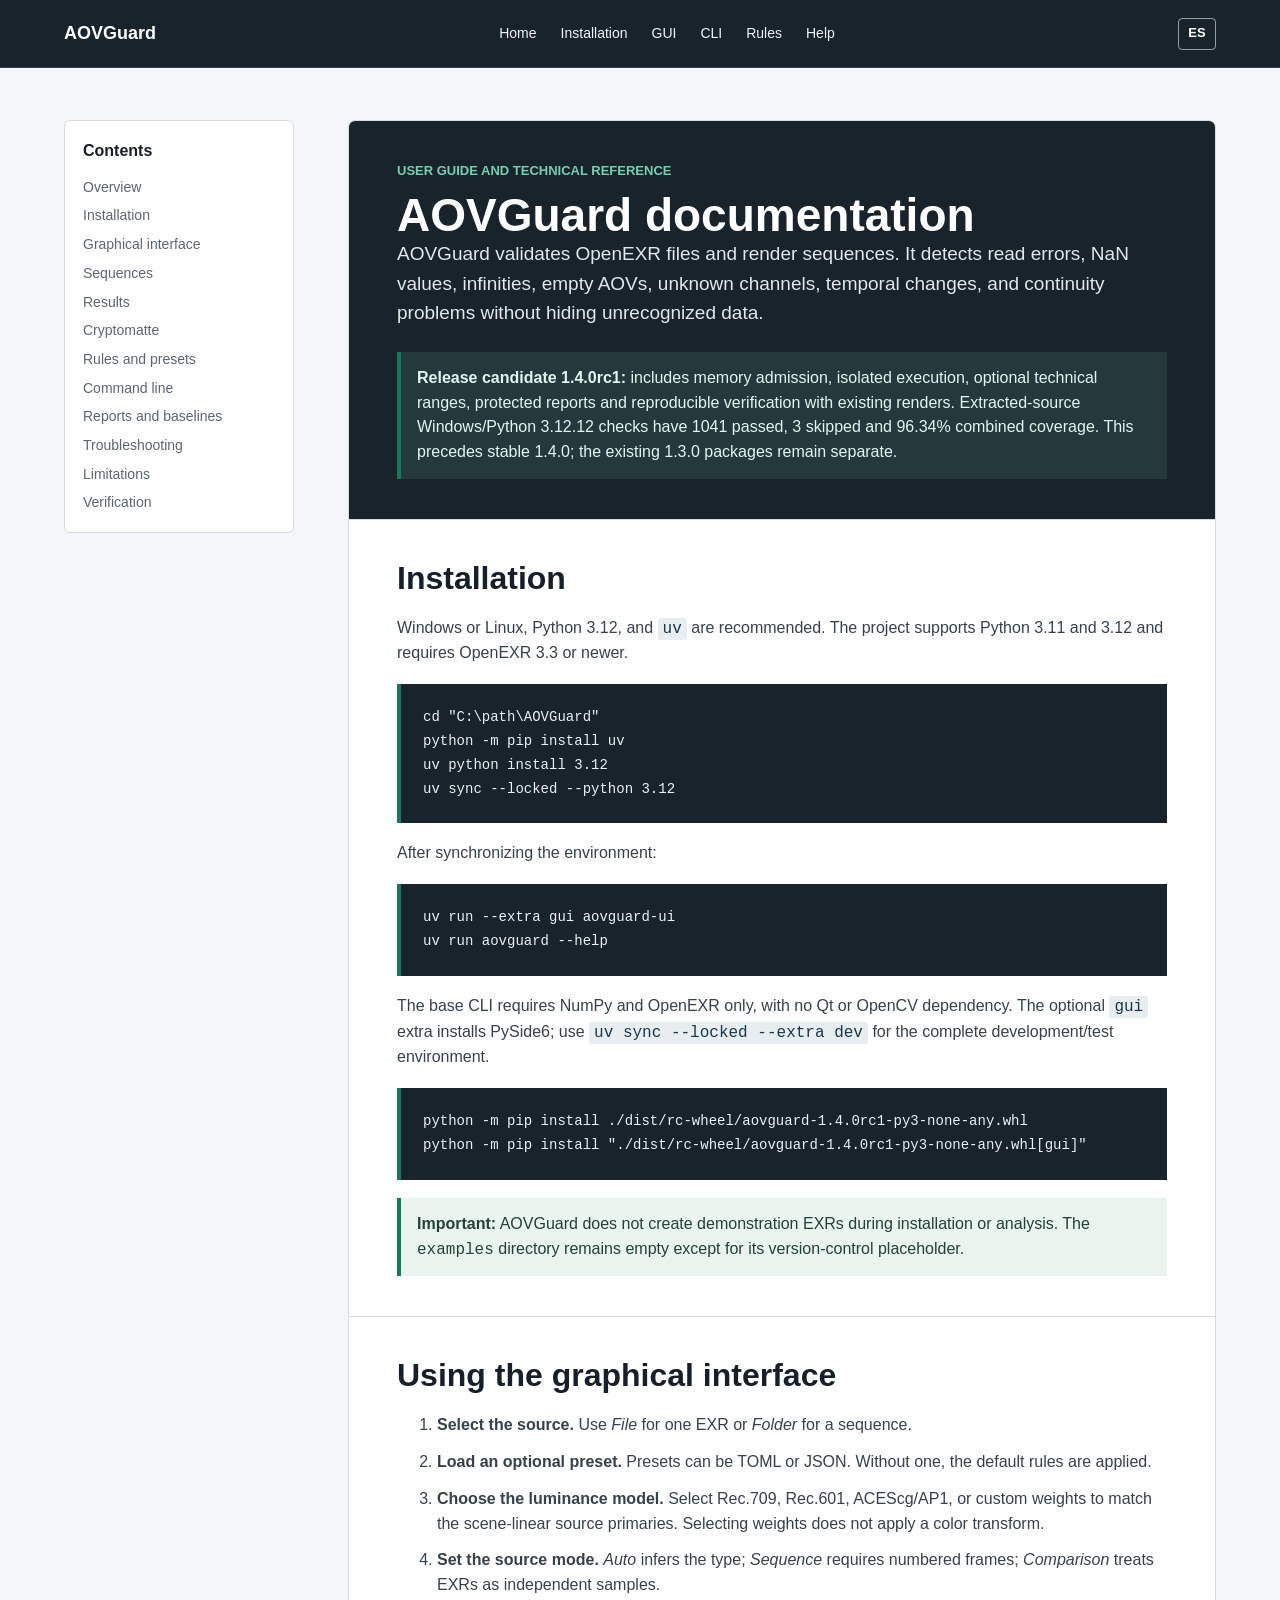
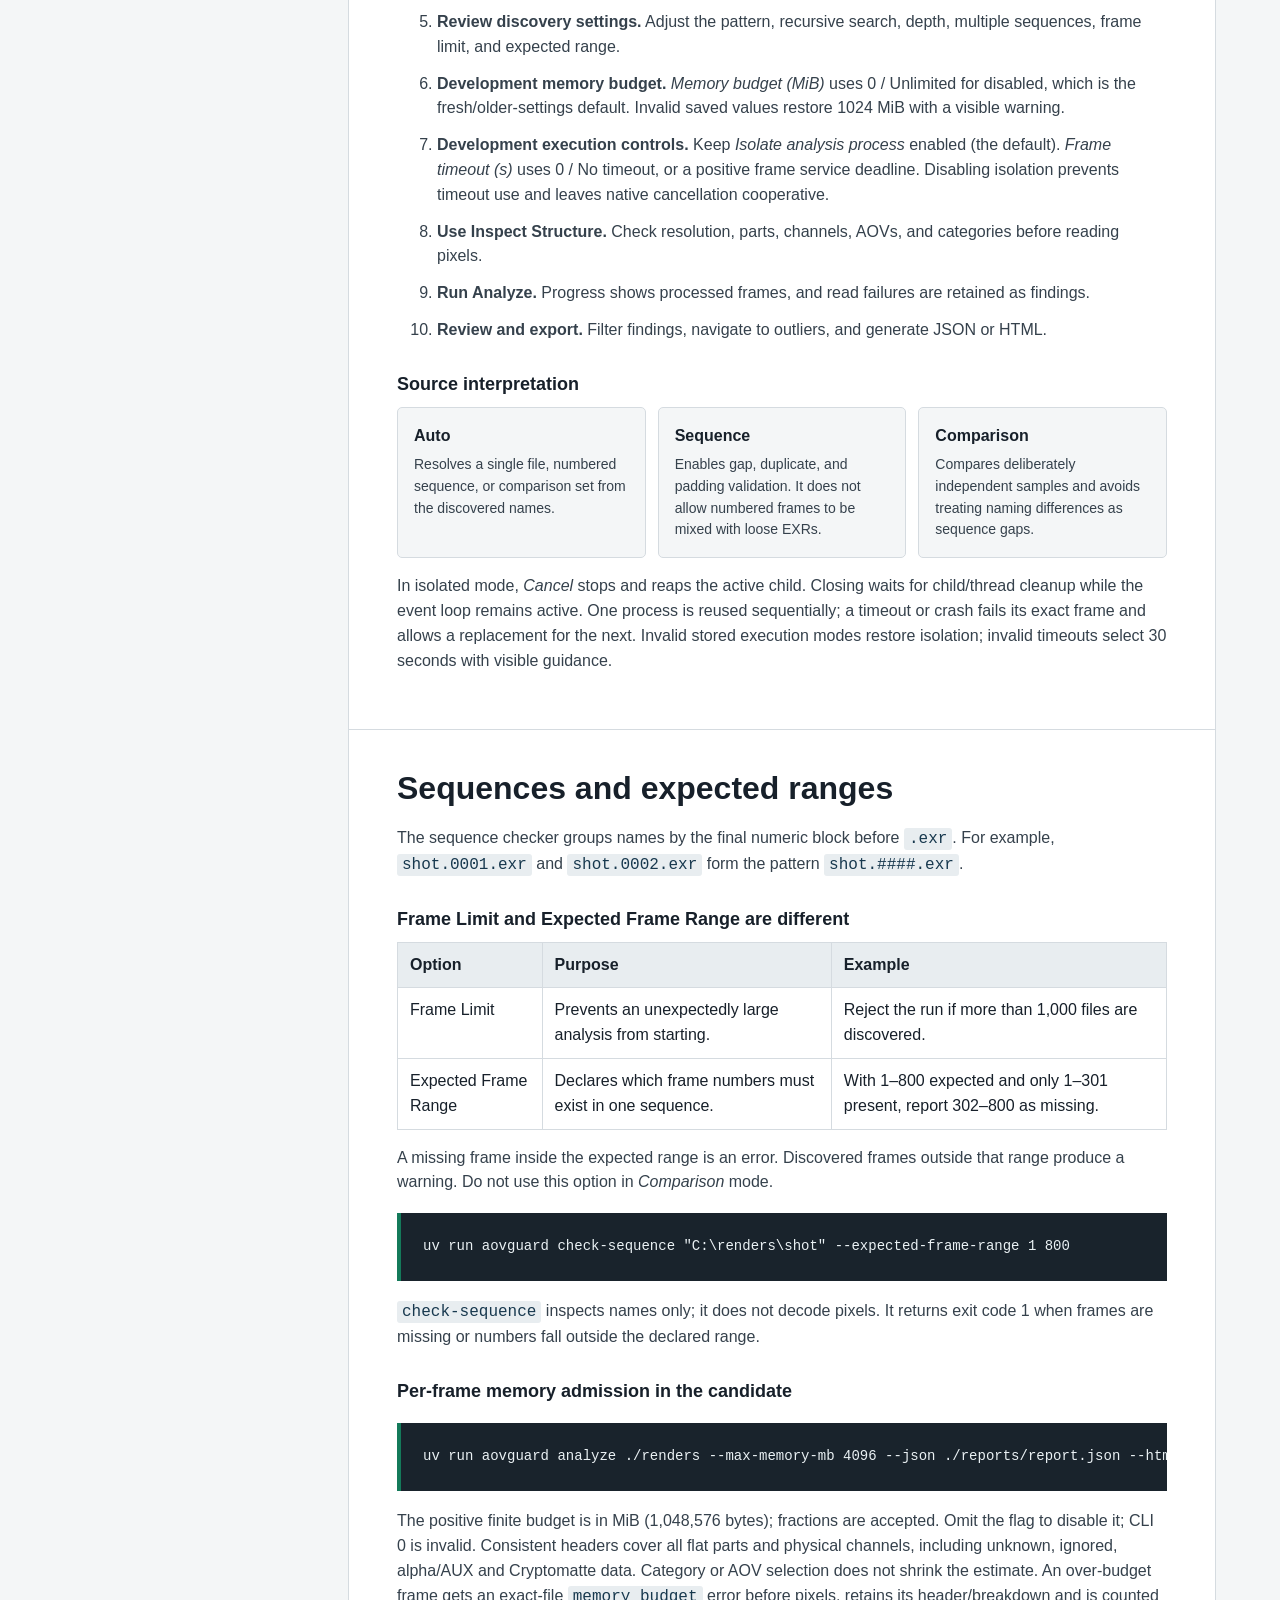
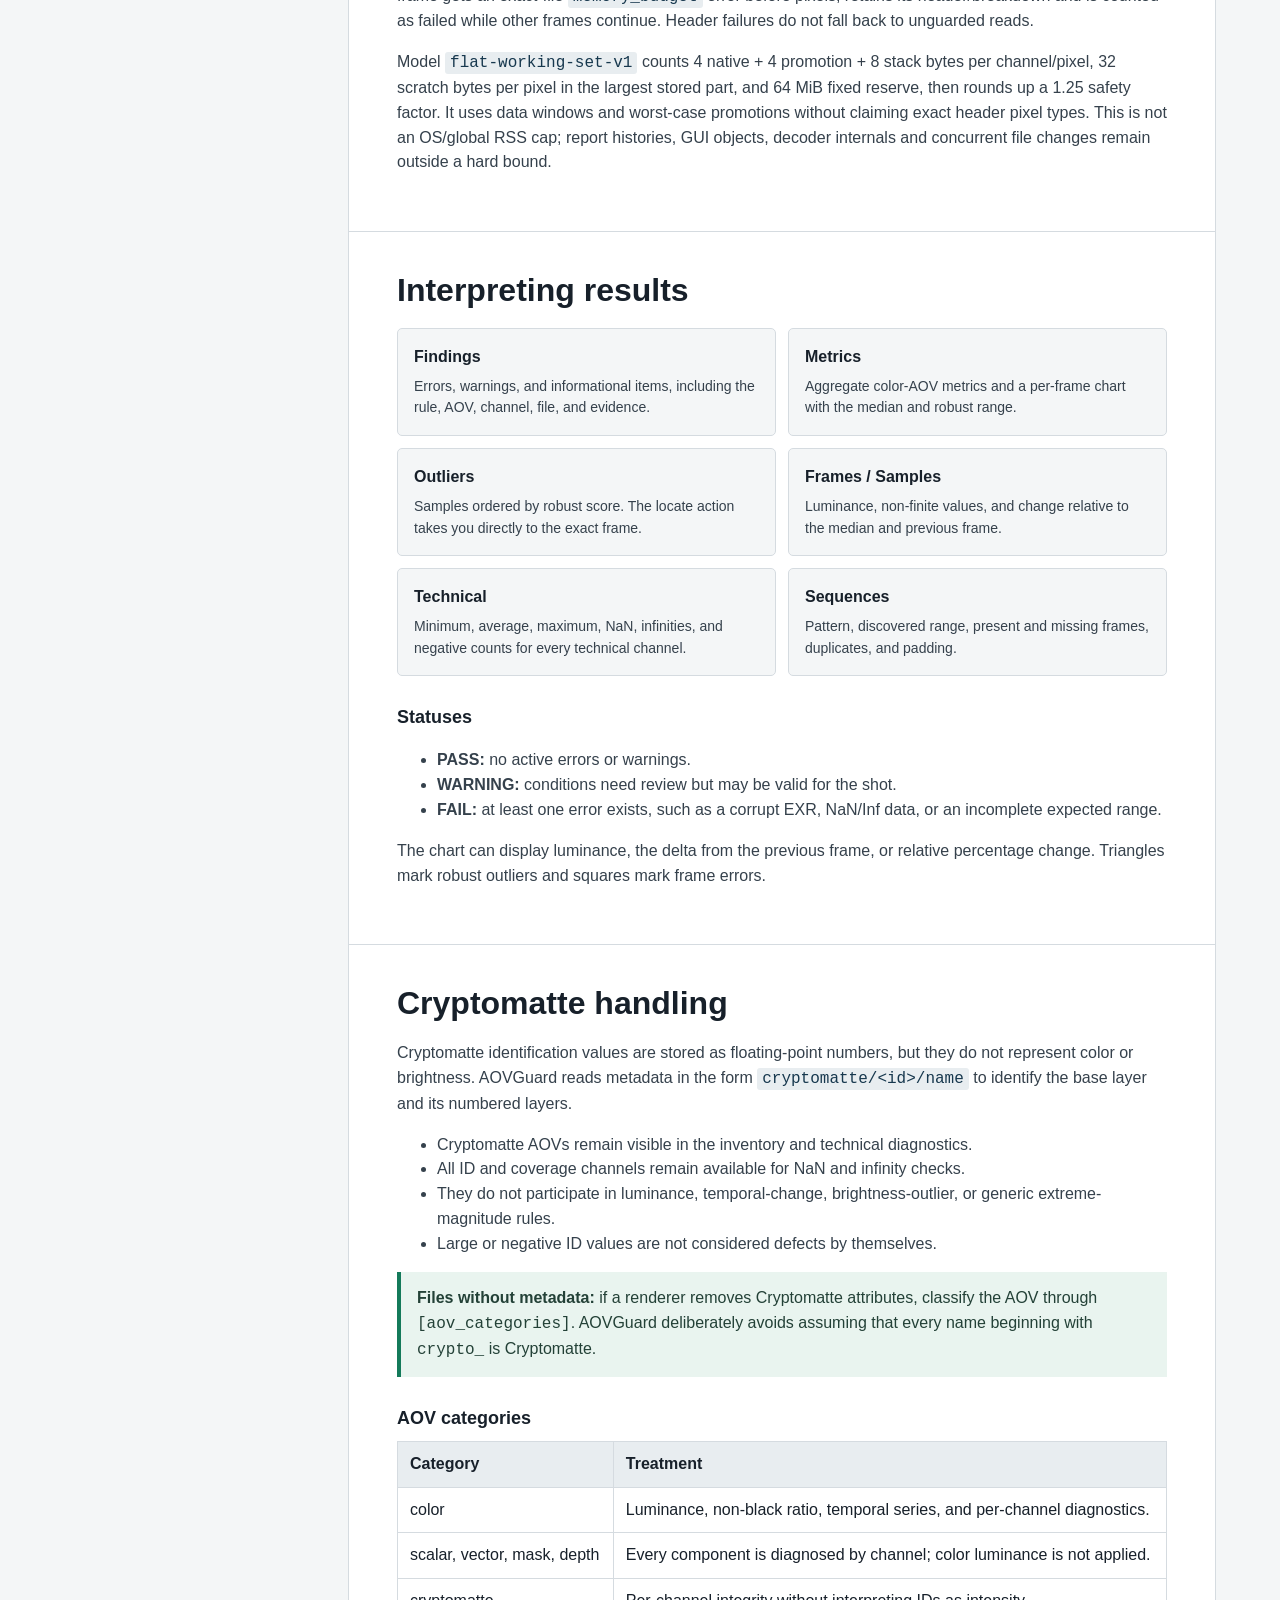
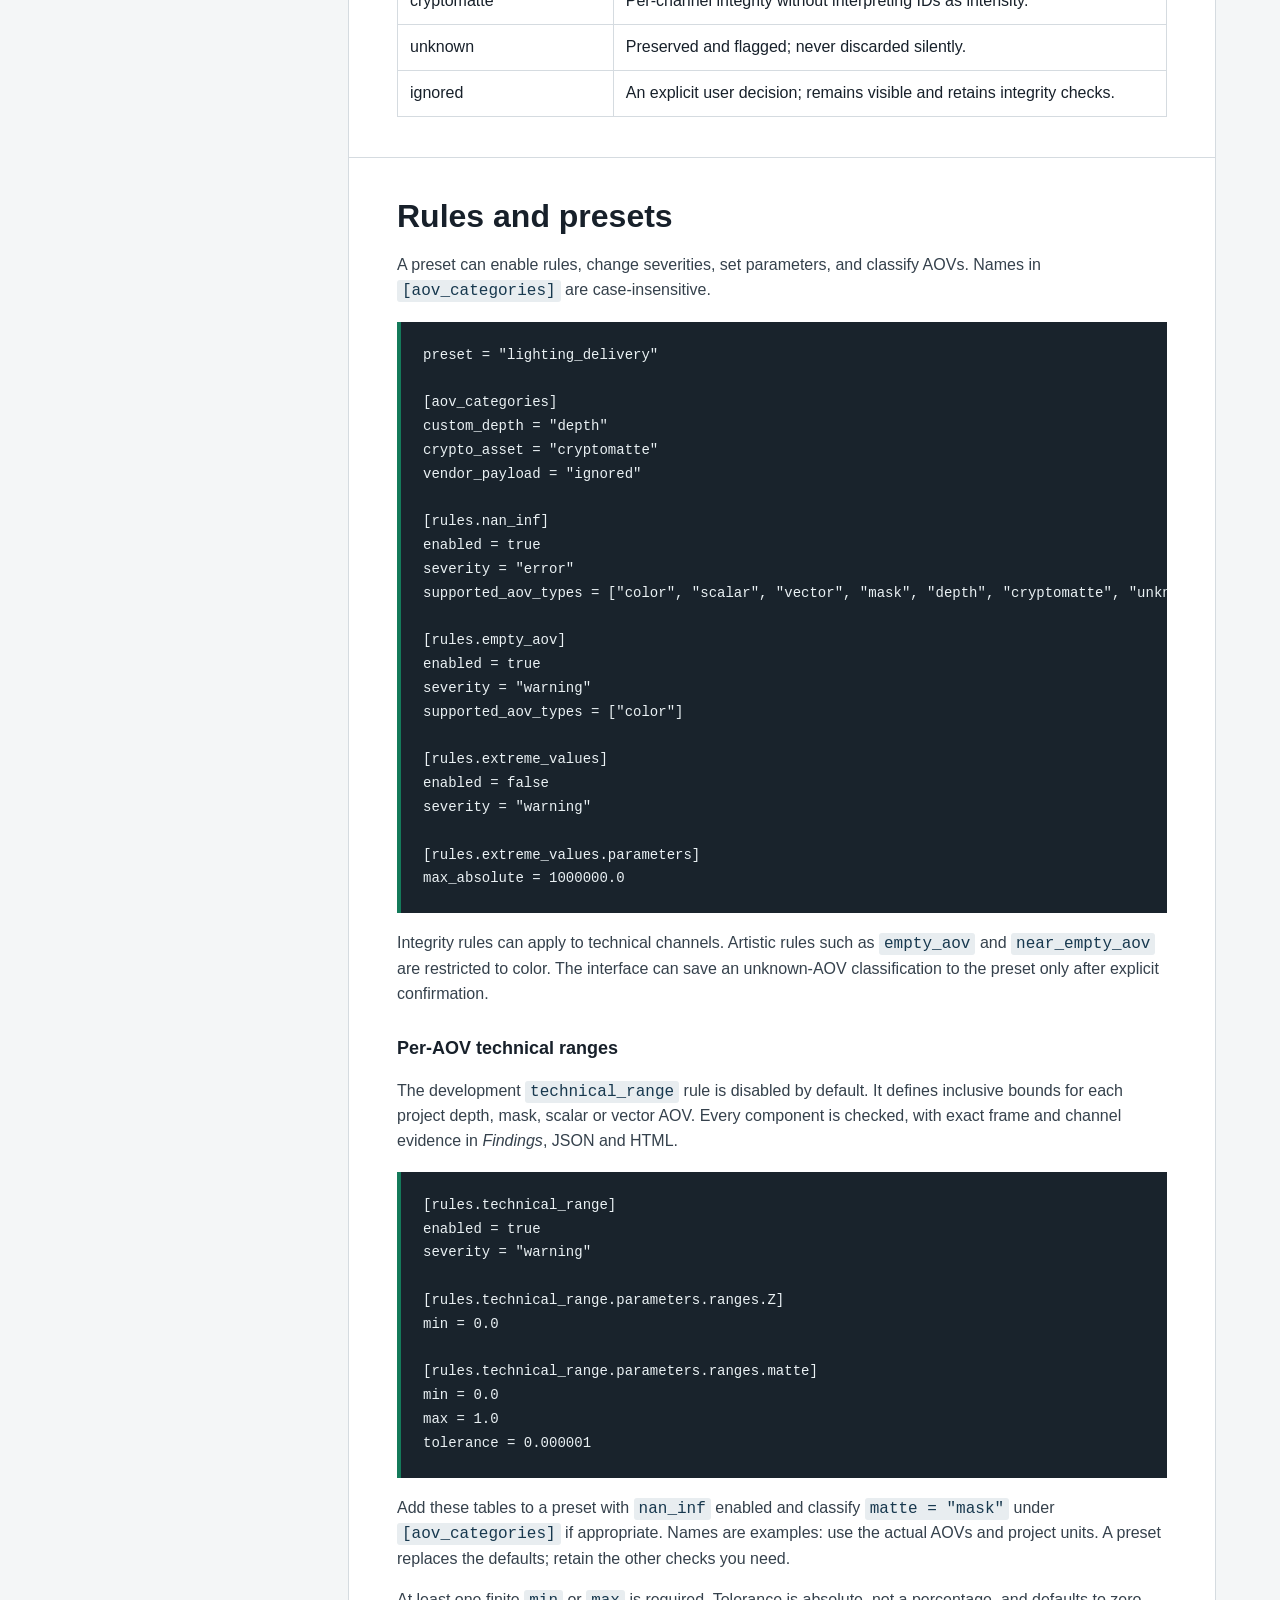
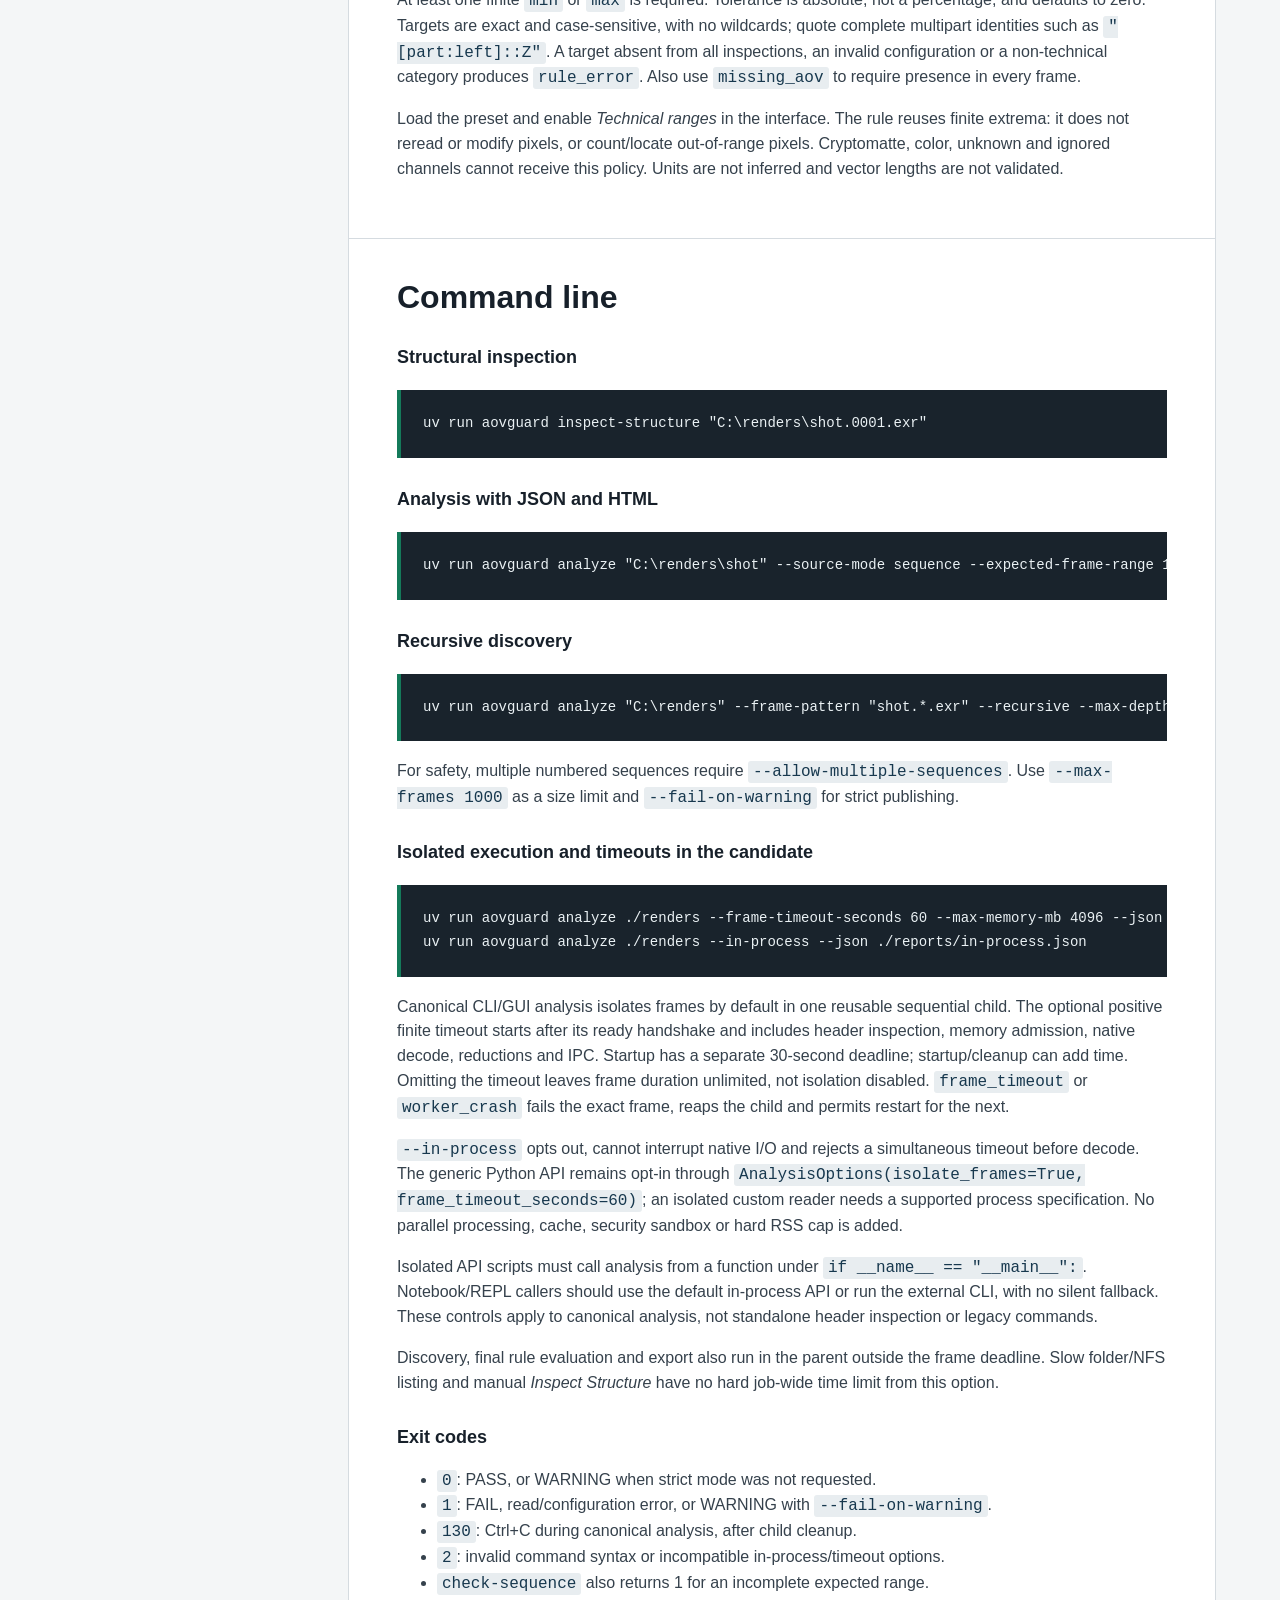
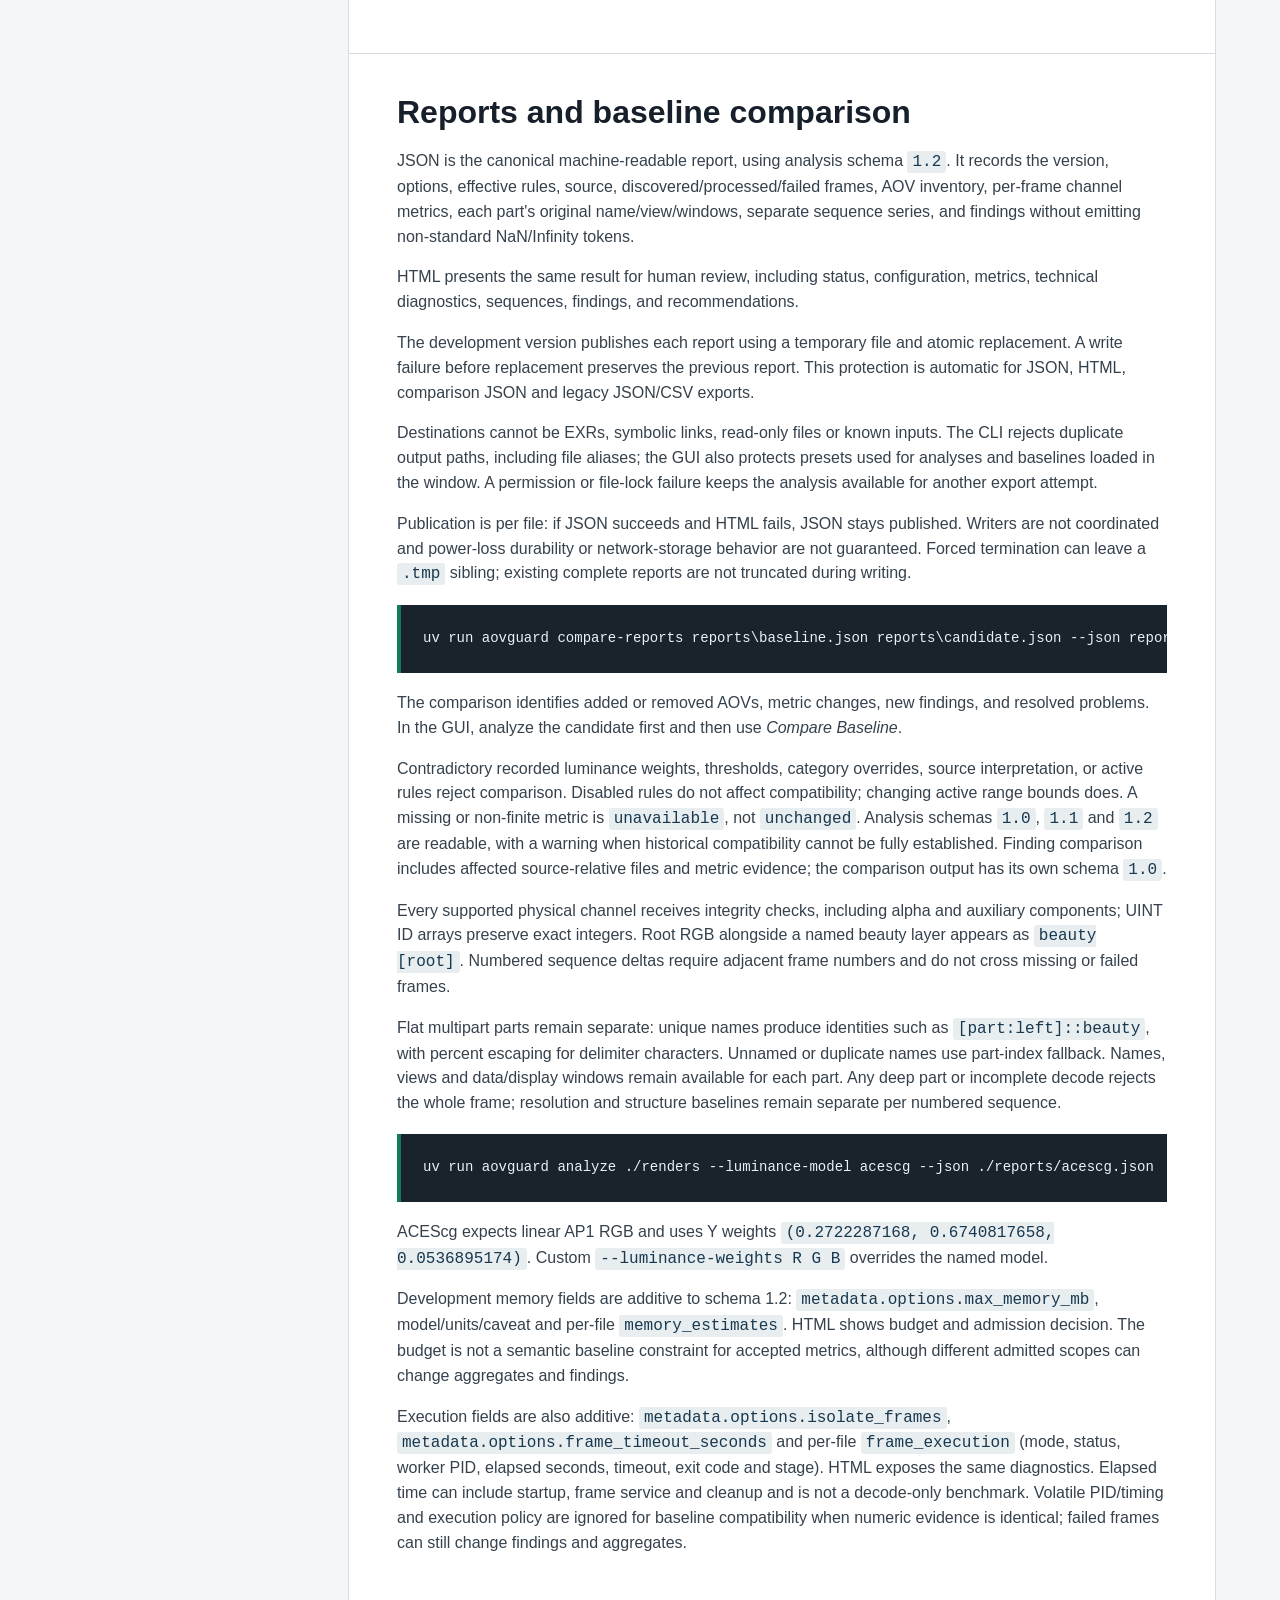
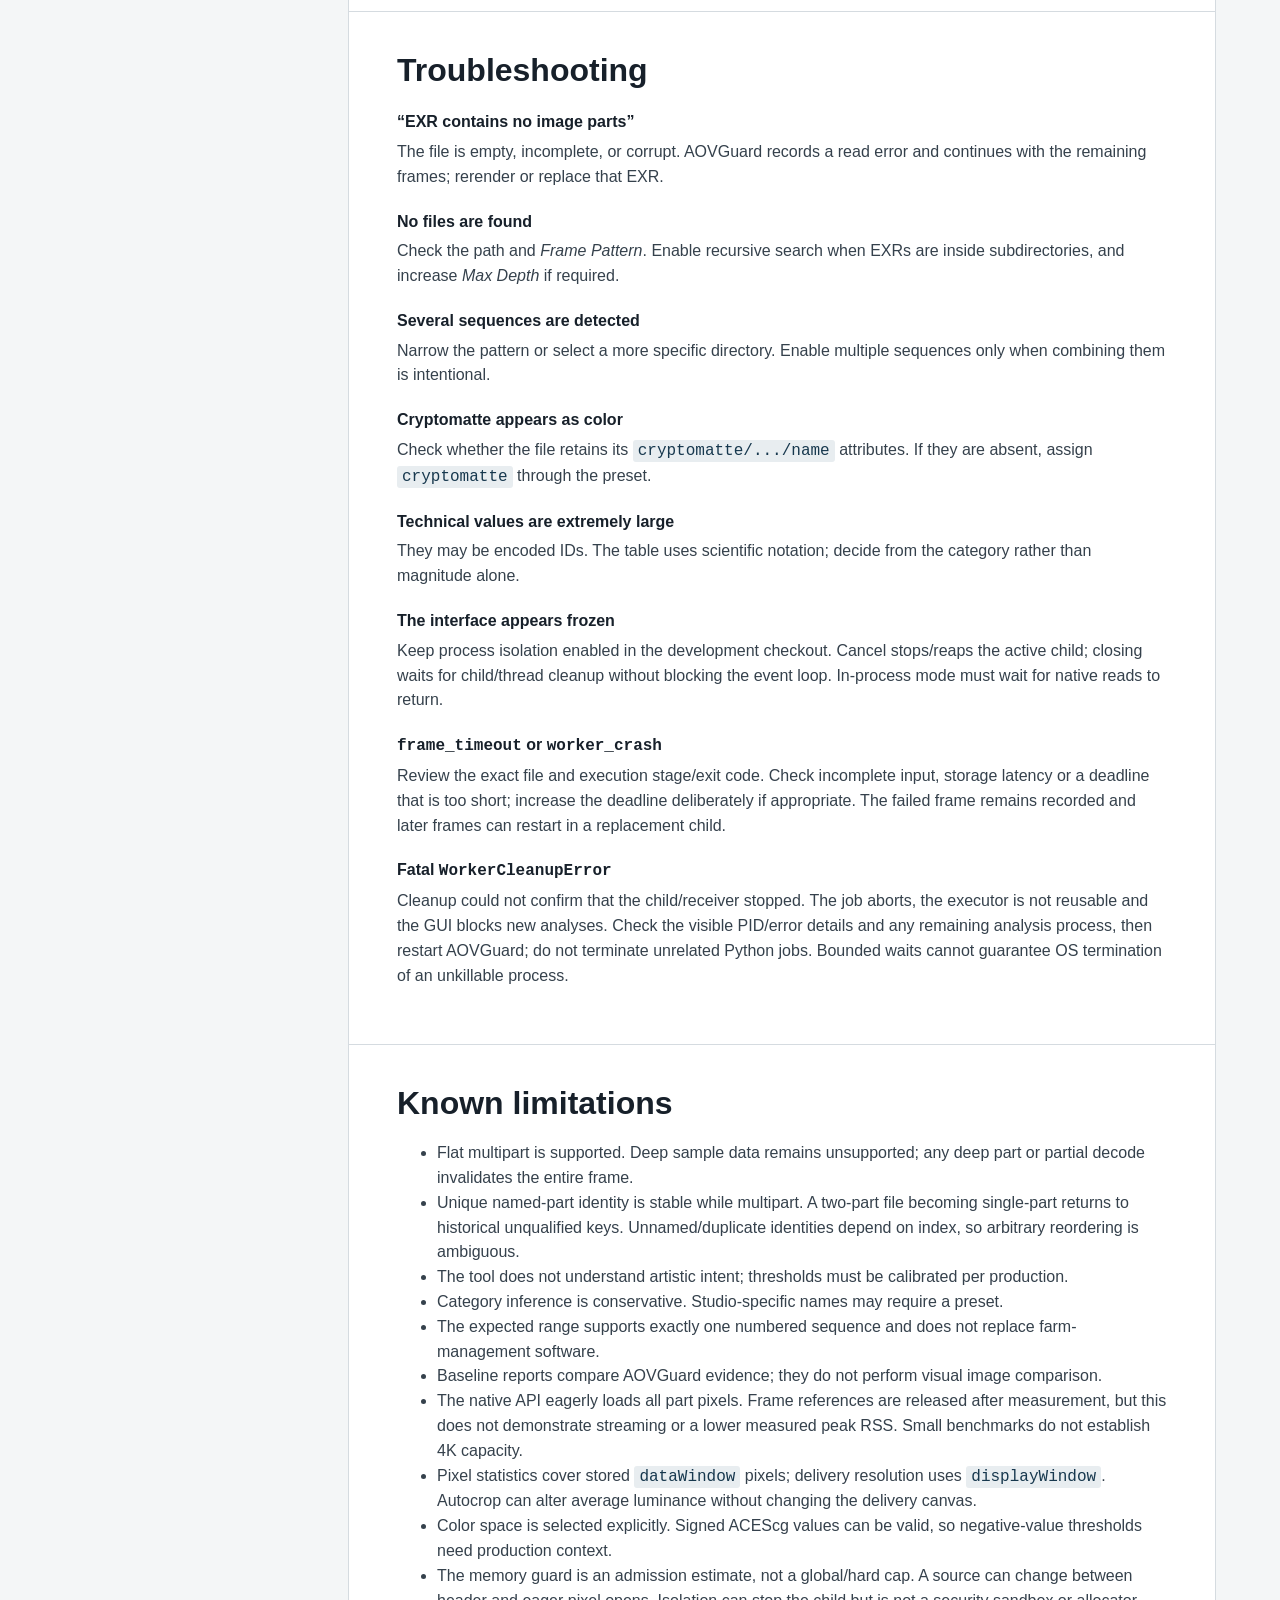
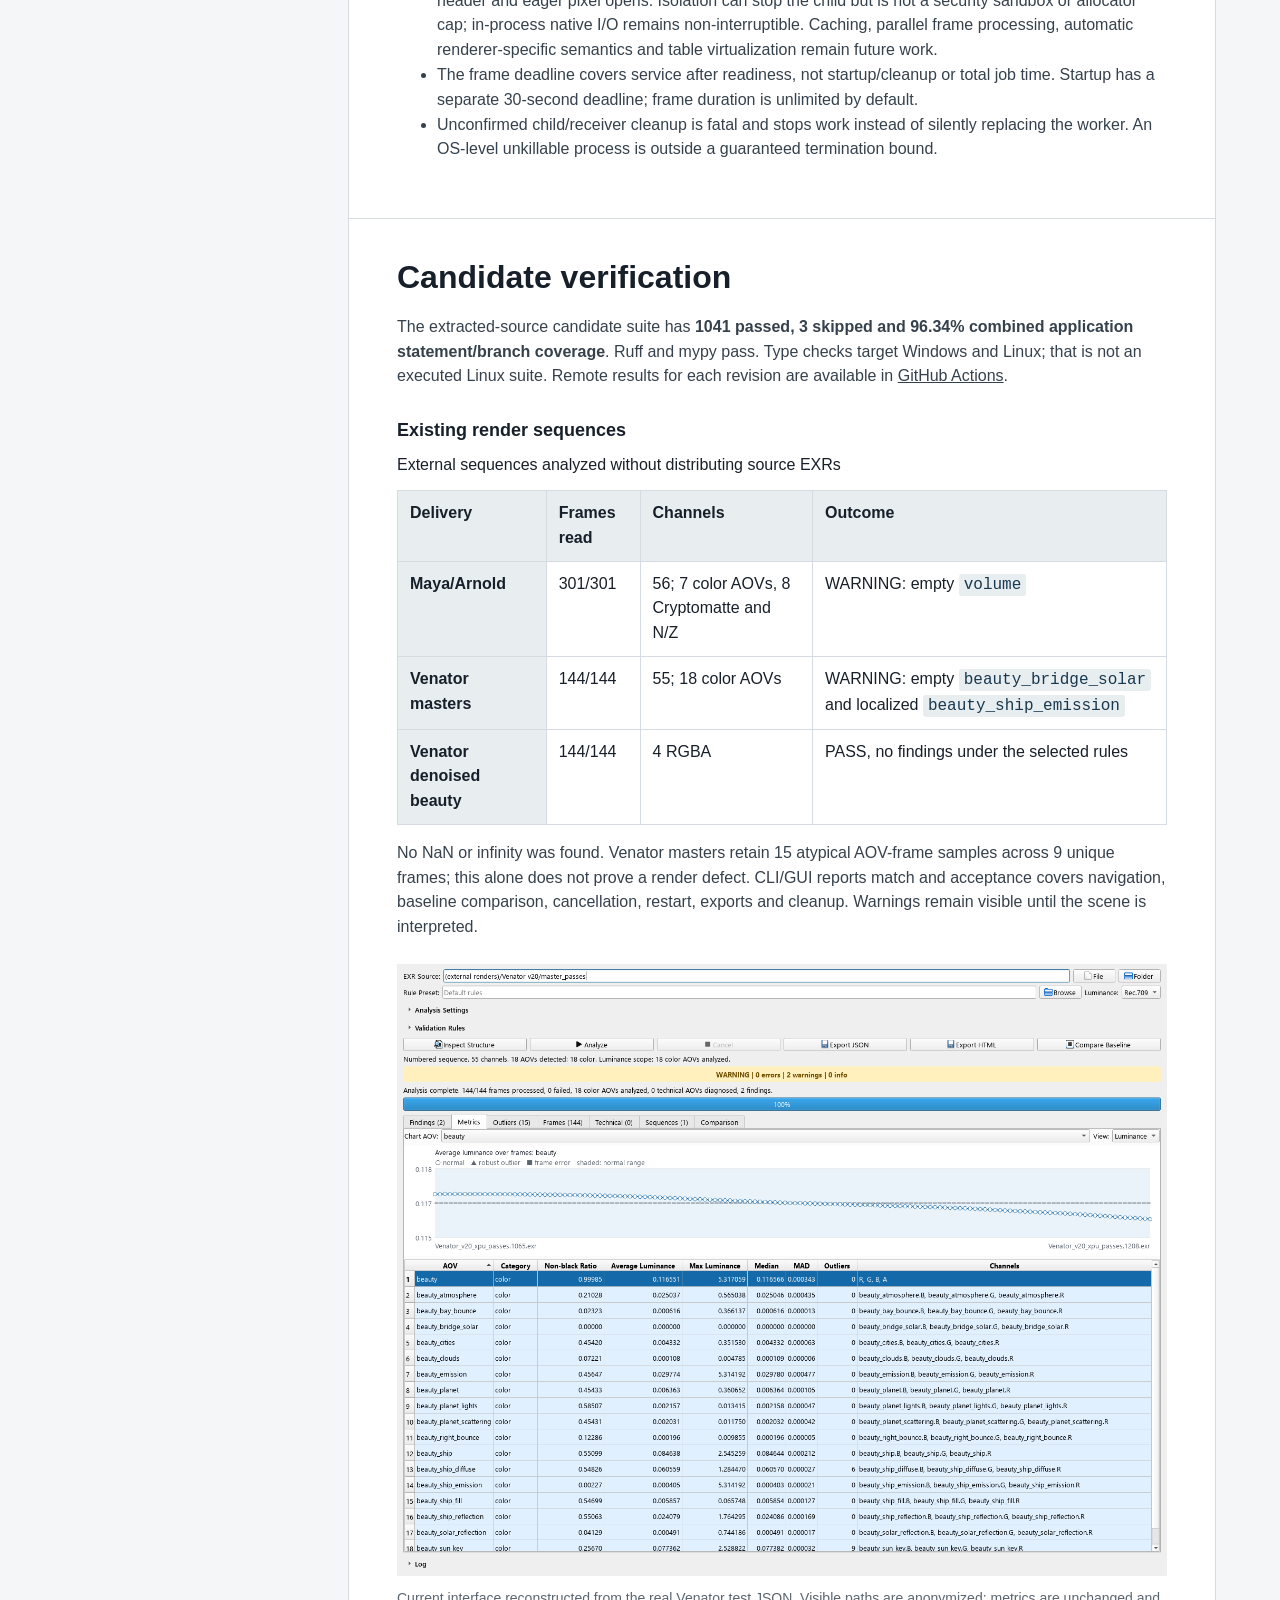
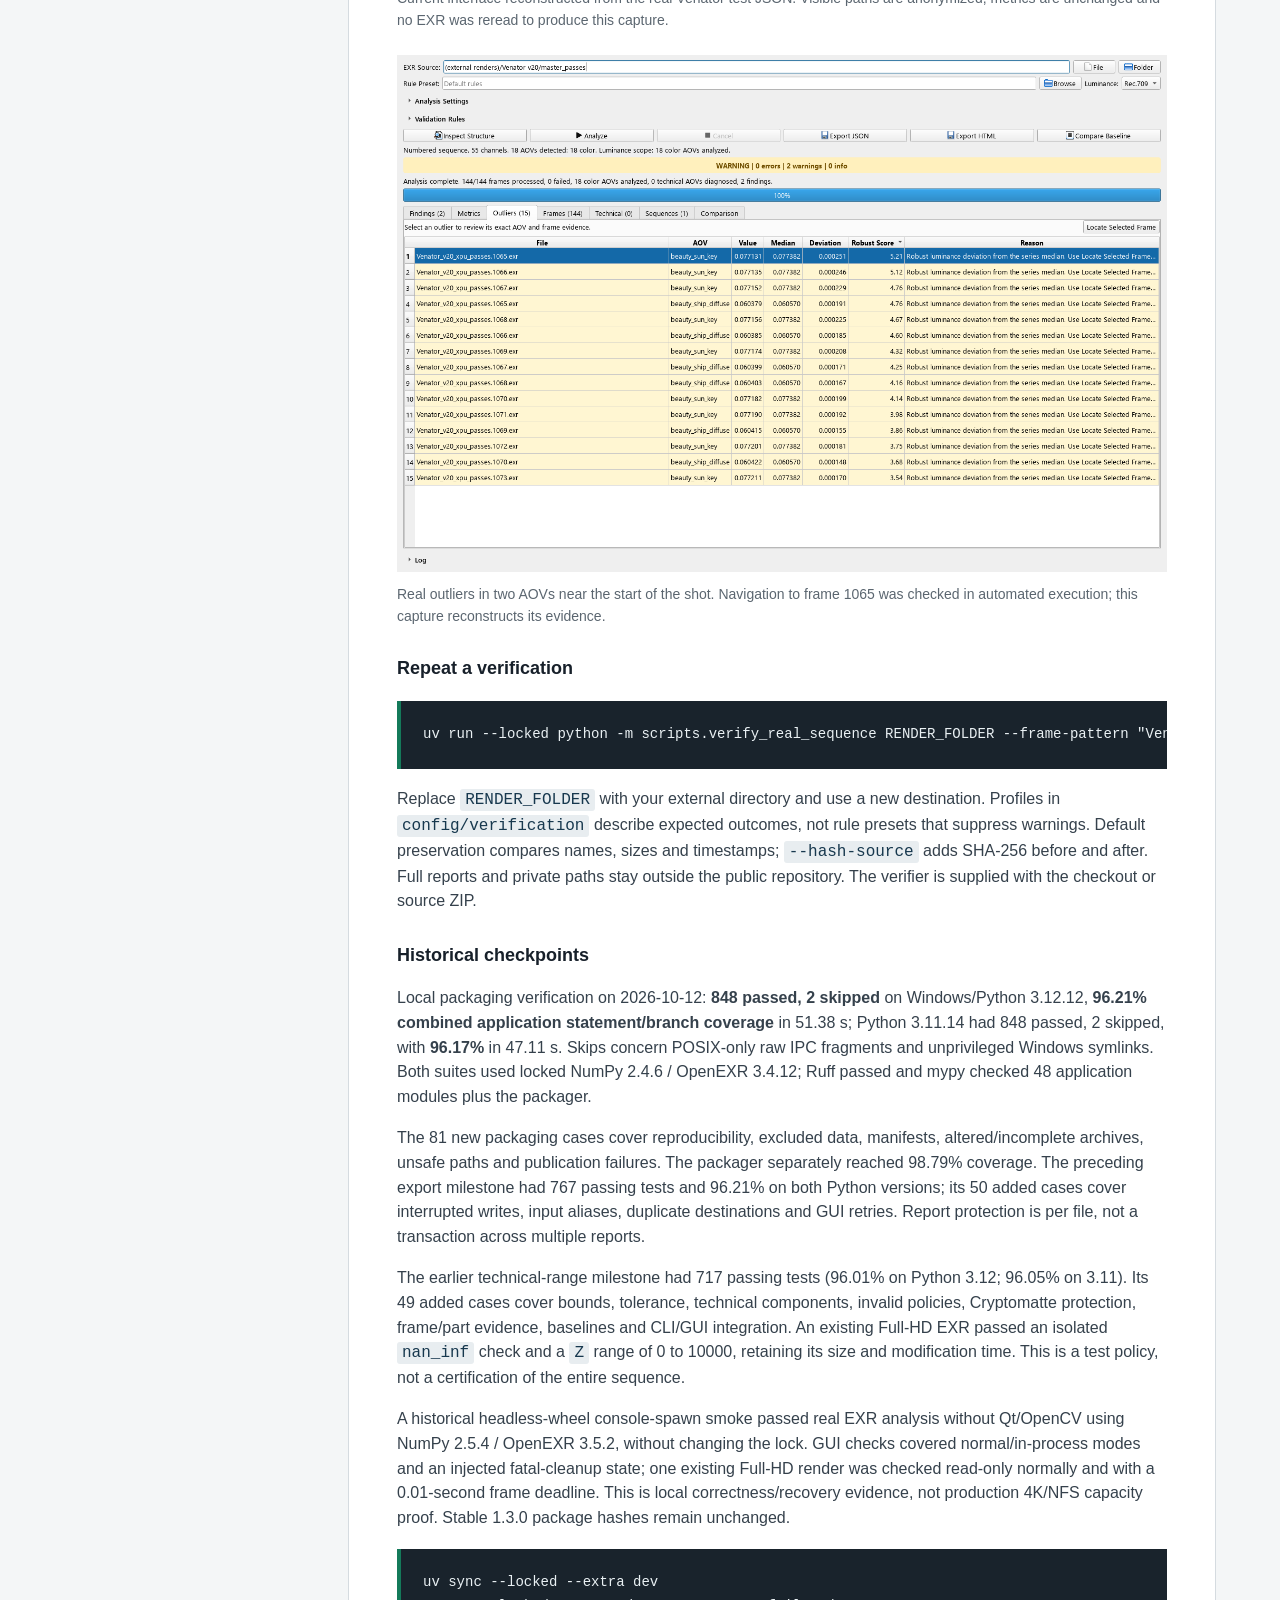
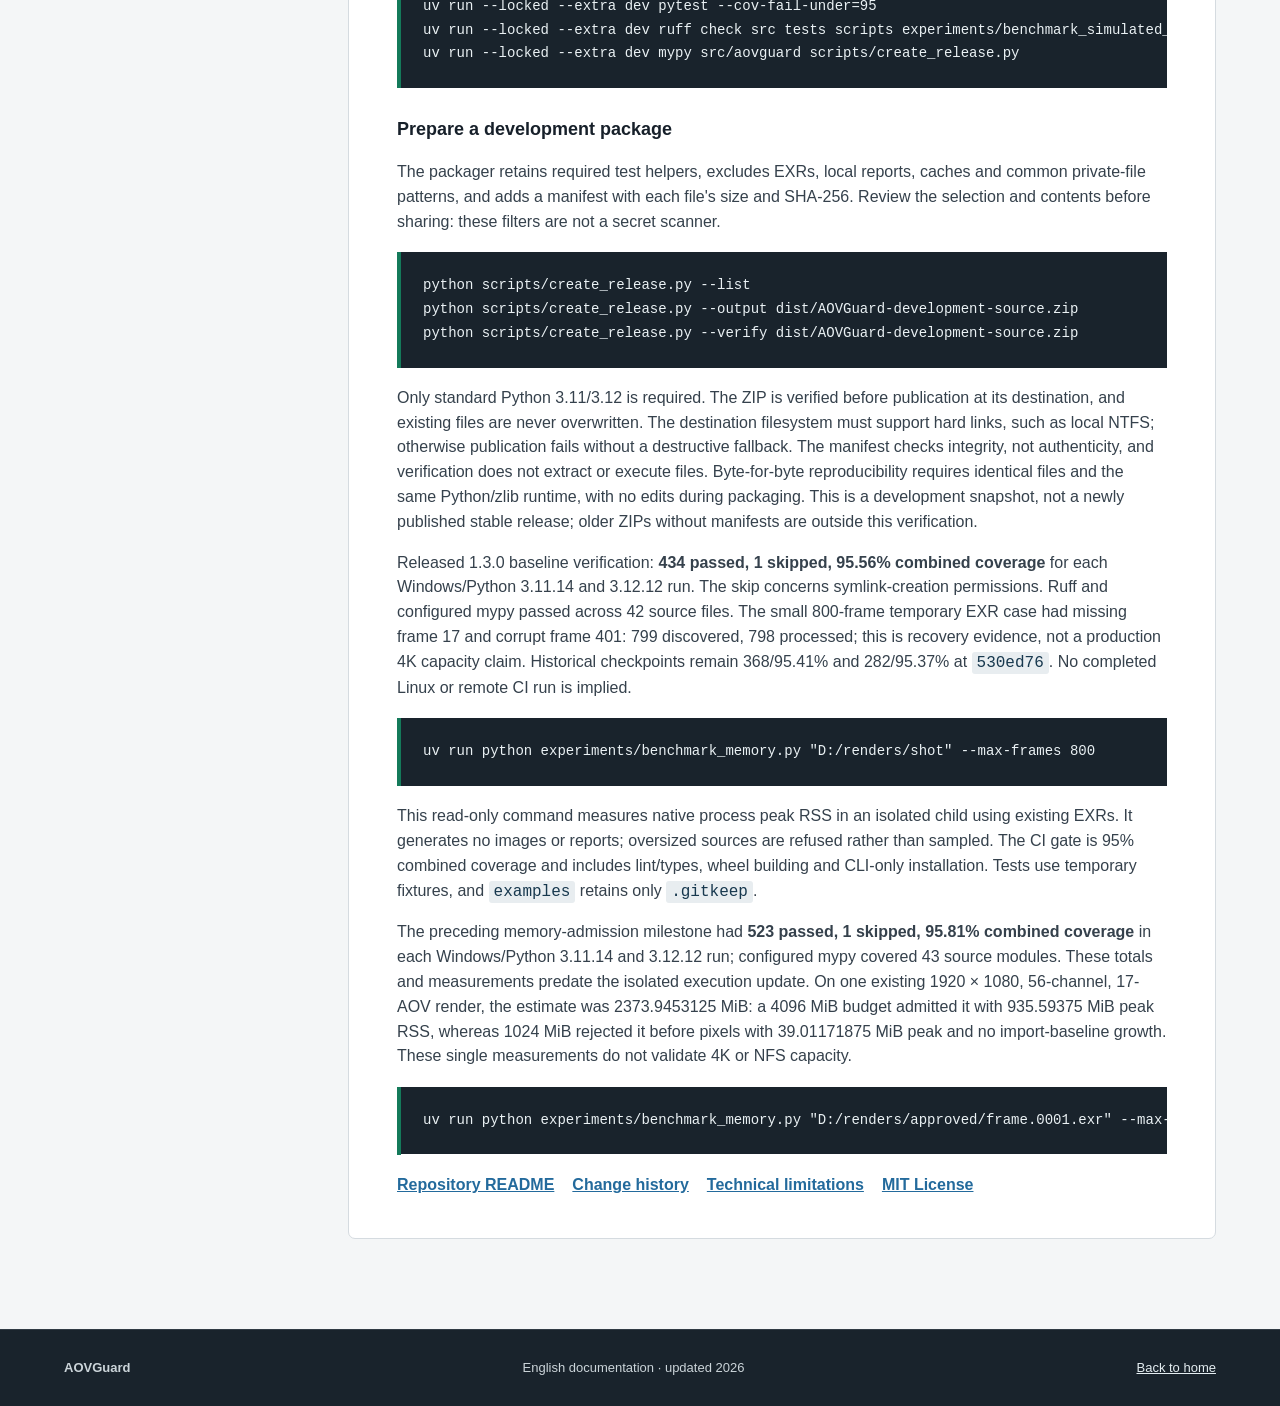
<file: website/documentation.html>
<!doctype html>
<html lang="en">
<head>
  <meta charset="utf-8">
  <meta name="viewport" content="width=device-width, initial-scale=1">
  <meta name="description" content="English AOVGuard documentation for analyzing OpenEXR files, AOVs, and render sequences.">
  <title>Documentation | AOVGuard</title>
  <link rel="stylesheet" href="styles.css">
  <link rel="alternate" hreflang="es" href="documentacion.html">
  <link rel="alternate" hreflang="en" href="documentation.html">
</head>
<body class="docs-page">
  <header class="site-header docs-header">
    <a class="brand" href="index-en.html">AOVGuard</a>
    <nav aria-label="Documentation navigation">
      <a href="index-en.html">Home</a>
      <a href="#installation">Installation</a>
      <a href="#gui">GUI</a>
      <a href="#cli">CLI</a>
      <a href="#rules">Rules</a>
      <a href="#troubleshooting">Help</a>
    </nav>
    <a class="language-switch" href="documentacion.html" hreflang="es" lang="es" aria-label="View the documentation in Spanish">ES</a>
  </header>

  <main class="docs-shell">
    <aside class="docs-nav" aria-label="Table of contents">
      <strong>Contents</strong>
      <a href="#overview">Overview</a>
      <a href="#installation">Installation</a>
      <a href="#gui">Graphical interface</a>
      <a href="#sequences">Sequences</a>
      <a href="#results">Results</a>
      <a href="#cryptomatte">Cryptomatte</a>
      <a href="#rules">Rules and presets</a>
      <a href="#cli">Command line</a>
      <a href="#reports">Reports and baselines</a>
      <a href="#troubleshooting">Troubleshooting</a>
      <a href="#limitations">Limitations</a>
      <a href="#verification">Verification</a>
    </aside>

    <article class="docs-content">
      <header class="docs-hero" id="overview">
        <p class="eyebrow">User guide and technical reference</p>
        <h1>AOVGuard documentation</h1>
        <p class="lead">AOVGuard validates OpenEXR files and render sequences. It detects read errors, NaN values, infinities, empty AOVs, unknown channels, temporal changes, and continuity problems without hiding unrecognized data.</p>
        <div class="status-note"><strong>Release candidate 1.4.0rc1:</strong> includes memory admission, isolated execution, optional technical ranges, protected reports and reproducible verification with existing renders. Extracted-source Windows/Python 3.12.12 checks have 1041 passed, 3 skipped and 96.34% combined coverage. This precedes stable 1.4.0; the existing 1.3.0 packages remain separate.</div>
      </header>

      <section id="installation">
        <h2>Installation</h2>
        <p>Windows or Linux, Python 3.12, and <code>uv</code> are recommended. The project supports Python 3.11 and 3.12 and requires OpenEXR 3.3 or newer.</p>
        <pre><code>cd "C:\path\AOVGuard"
python -m pip install uv
uv python install 3.12
uv sync --locked --python 3.12</code></pre>
        <p>After synchronizing the environment:</p>
        <pre><code>uv run --extra gui aovguard-ui
uv run aovguard --help</code></pre>
        <p>The base CLI requires NumPy and OpenEXR only, with no Qt or OpenCV dependency. The optional <code>gui</code> extra installs PySide6; use <code>uv sync --locked --extra dev</code> for the complete development/test environment.</p>
        <pre><code>python -m pip install ./dist/rc-wheel/aovguard-1.4.0rc1-py3-none-any.whl
python -m pip install "./dist/rc-wheel/aovguard-1.4.0rc1-py3-none-any.whl[gui]"</code></pre>
        <div class="callout"><strong>Important:</strong> AOVGuard does not create demonstration EXRs during installation or analysis. The <code>examples</code> directory remains empty except for its version-control placeholder.</div>
      </section>

      <section id="gui">
        <h2>Using the graphical interface</h2>
        <ol class="steps">
          <li><strong>Select the source.</strong> Use <em>File</em> for one EXR or <em>Folder</em> for a sequence.</li>
          <li><strong>Load an optional preset.</strong> Presets can be TOML or JSON. Without one, the default rules are applied.</li>
          <li><strong>Choose the luminance model.</strong> Select Rec.709, Rec.601, ACEScg/AP1, or custom weights to match the scene-linear source primaries. Selecting weights does not apply a color transform.</li>
          <li><strong>Set the source mode.</strong> <em>Auto</em> infers the type; <em>Sequence</em> requires numbered frames; <em>Comparison</em> treats EXRs as independent samples.</li>
          <li><strong>Review discovery settings.</strong> Adjust the pattern, recursive search, depth, multiple sequences, frame limit, and expected range.</li>
          <li><strong>Development memory budget.</strong> <em>Memory budget (MiB)</em> uses 0 / Unlimited for disabled, which is the fresh/older-settings default. Invalid saved values restore 1024 MiB with a visible warning.</li>
          <li><strong>Development execution controls.</strong> Keep <em>Isolate analysis process</em> enabled (the default). <em>Frame timeout (s)</em> uses 0 / No timeout, or a positive frame service deadline. Disabling isolation prevents timeout use and leaves native cancellation cooperative.</li>
          <li><strong>Use Inspect Structure.</strong> Check resolution, parts, channels, AOVs, and categories before reading pixels.</li>
          <li><strong>Run Analyze.</strong> Progress shows processed frames, and read failures are retained as findings.</li>
          <li><strong>Review and export.</strong> Filter findings, navigate to outliers, and generate JSON or HTML.</li>
        </ol>

        <h3>Source interpretation</h3>
        <div class="reference-grid">
          <div><strong>Auto</strong><p>Resolves a single file, numbered sequence, or comparison set from the discovered names.</p></div>
          <div><strong>Sequence</strong><p>Enables gap, duplicate, and padding validation. It does not allow numbered frames to be mixed with loose EXRs.</p></div>
          <div><strong>Comparison</strong><p>Compares deliberately independent samples and avoids treating naming differences as sequence gaps.</p></div>
        </div>
        <p>In isolated mode, <em>Cancel</em> stops and reaps the active child. Closing waits for child/thread cleanup while the event loop remains active. One process is reused sequentially; a timeout or crash fails its exact frame and allows a replacement for the next. Invalid stored execution modes restore isolation; invalid timeouts select 30 seconds with visible guidance.</p>
      </section>

      <section id="sequences">
        <h2>Sequences and expected ranges</h2>
        <p>The sequence checker groups names by the final numeric block before <code>.exr</code>. For example, <code>shot.0001.exr</code> and <code>shot.0002.exr</code> form the pattern <code>shot.####.exr</code>.</p>
        <h3>Frame Limit and Expected Frame Range are different</h3>
        <table>
          <thead><tr><th>Option</th><th>Purpose</th><th>Example</th></tr></thead>
          <tbody>
            <tr><td>Frame Limit</td><td>Prevents an unexpectedly large analysis from starting.</td><td>Reject the run if more than 1,000 files are discovered.</td></tr>
            <tr><td>Expected Frame Range</td><td>Declares which frame numbers must exist in one sequence.</td><td>With 1–800 expected and only 1–301 present, report 302–800 as missing.</td></tr>
          </tbody>
        </table>
        <p>A missing frame inside the expected range is an error. Discovered frames outside that range produce a warning. Do not use this option in <em>Comparison</em> mode.</p>
        <pre><code>uv run aovguard check-sequence "C:\renders\shot" --expected-frame-range 1 800</code></pre>
        <p><code>check-sequence</code> inspects names only; it does not decode pixels. It returns exit code 1 when frames are missing or numbers fall outside the declared range.</p>
        <h3>Per-frame memory admission in the candidate</h3>
        <pre><code>uv run aovguard analyze ./renders --max-memory-mb 4096 --json ./reports/report.json --html ./reports/report.html</code></pre>
        <p>The positive finite budget is in MiB (1,048,576 bytes); fractions are accepted. Omit the flag to disable it; CLI 0 is invalid. Consistent headers cover all flat parts and physical channels, including unknown, ignored, alpha/AUX and Cryptomatte data. Category or AOV selection does not shrink the estimate. An over-budget frame gets an exact-file <code>memory_budget</code> error before pixels, retains its header/breakdown and is counted as failed while other frames continue. Header failures do not fall back to unguarded reads.</p>
        <p>Model <code>flat-working-set-v1</code> counts 4 native + 4 promotion + 8 stack bytes per channel/pixel, 32 scratch bytes per pixel in the largest stored part, and 64 MiB fixed reserve, then rounds up a 1.25 safety factor. It uses data windows and worst-case promotions without claiming exact header pixel types. This is not an OS/global RSS cap; report histories, GUI objects, decoder internals and concurrent file changes remain outside a hard bound.</p>
      </section>

      <section id="results">
        <h2>Interpreting results</h2>
        <div class="reference-grid two-columns">
          <div><strong>Findings</strong><p>Errors, warnings, and informational items, including the rule, AOV, channel, file, and evidence.</p></div>
          <div><strong>Metrics</strong><p>Aggregate color-AOV metrics and a per-frame chart with the median and robust range.</p></div>
          <div><strong>Outliers</strong><p>Samples ordered by robust score. The locate action takes you directly to the exact frame.</p></div>
          <div><strong>Frames / Samples</strong><p>Luminance, non-finite values, and change relative to the median and previous frame.</p></div>
          <div><strong>Technical</strong><p>Minimum, average, maximum, NaN, infinities, and negative counts for every technical channel.</p></div>
          <div><strong>Sequences</strong><p>Pattern, discovered range, present and missing frames, duplicates, and padding.</p></div>
        </div>

        <h3>Statuses</h3>
        <ul>
          <li><strong>PASS:</strong> no active errors or warnings.</li>
          <li><strong>WARNING:</strong> conditions need review but may be valid for the shot.</li>
          <li><strong>FAIL:</strong> at least one error exists, such as a corrupt EXR, NaN/Inf data, or an incomplete expected range.</li>
        </ul>
        <p>The chart can display luminance, the delta from the previous frame, or relative percentage change. Triangles mark robust outliers and squares mark frame errors.</p>
      </section>

      <section id="cryptomatte">
        <h2>Cryptomatte handling</h2>
        <p>Cryptomatte identification values are stored as floating-point numbers, but they do not represent color or brightness. AOVGuard reads metadata in the form <code>cryptomatte/&lt;id&gt;/name</code> to identify the base layer and its numbered layers.</p>
        <ul>
          <li>Cryptomatte AOVs remain visible in the inventory and technical diagnostics.</li>
          <li>All ID and coverage channels remain available for NaN and infinity checks.</li>
          <li>They do not participate in luminance, temporal-change, brightness-outlier, or generic extreme-magnitude rules.</li>
          <li>Large or negative ID values are not considered defects by themselves.</li>
        </ul>
        <div class="callout"><strong>Files without metadata:</strong> if a renderer removes Cryptomatte attributes, classify the AOV through <code>[aov_categories]</code>. AOVGuard deliberately avoids assuming that every name beginning with <code>crypto_</code> is Cryptomatte.</div>

        <h3>AOV categories</h3>
        <table>
          <thead><tr><th>Category</th><th>Treatment</th></tr></thead>
          <tbody>
            <tr><td>color</td><td>Luminance, non-black ratio, temporal series, and per-channel diagnostics.</td></tr>
            <tr><td>scalar, vector, mask, depth</td><td>Every component is diagnosed by channel; color luminance is not applied.</td></tr>
            <tr><td>cryptomatte</td><td>Per-channel integrity without interpreting IDs as intensity.</td></tr>
            <tr><td>unknown</td><td>Preserved and flagged; never discarded silently.</td></tr>
            <tr><td>ignored</td><td>An explicit user decision; remains visible and retains integrity checks.</td></tr>
          </tbody>
        </table>
      </section>

      <section id="rules">
        <h2>Rules and presets</h2>
        <p>A preset can enable rules, change severities, set parameters, and classify AOVs. Names in <code>[aov_categories]</code> are case-insensitive.</p>
        <pre><code>preset = "lighting_delivery"

[aov_categories]
custom_depth = "depth"
crypto_asset = "cryptomatte"
vendor_payload = "ignored"

[rules.nan_inf]
enabled = true
severity = "error"
supported_aov_types = ["color", "scalar", "vector", "mask", "depth", "cryptomatte", "unknown", "ignored"]

[rules.empty_aov]
enabled = true
severity = "warning"
supported_aov_types = ["color"]

[rules.extreme_values]
enabled = false
severity = "warning"

[rules.extreme_values.parameters]
max_absolute = 1000000.0</code></pre>
        <p>Integrity rules can apply to technical channels. Artistic rules such as <code>empty_aov</code> and <code>near_empty_aov</code> are restricted to color. The interface can save an unknown-AOV classification to the preset only after explicit confirmation.</p>
        <h3>Per-AOV technical ranges</h3>
        <p>The development <code>technical_range</code> rule is disabled by default. It defines inclusive bounds for each project depth, mask, scalar or vector AOV. Every component is checked, with exact frame and channel evidence in <em>Findings</em>, JSON and HTML.</p>
        <pre><code>[rules.technical_range]
enabled = true
severity = "warning"

[rules.technical_range.parameters.ranges.Z]
min = 0.0

[rules.technical_range.parameters.ranges.matte]
min = 0.0
max = 1.0
tolerance = 0.000001</code></pre>
        <p>Add these tables to a preset with <code>nan_inf</code> enabled and classify <code>matte = "mask"</code> under <code>[aov_categories]</code> if appropriate. Names are examples: use the actual AOVs and project units. A preset replaces the defaults; retain the other checks you need.</p>
        <p>At least one finite <code>min</code> or <code>max</code> is required. Tolerance is absolute, not a percentage, and defaults to zero. Targets are exact and case-sensitive, with no wildcards; quote complete multipart identities such as <code>"[part:left]::Z"</code>. A target absent from all inspections, an invalid configuration or a non-technical category produces <code>rule_error</code>. Also use <code>missing_aov</code> to require presence in every frame.</p>
        <p>Load the preset and enable <em>Technical ranges</em> in the interface. The rule reuses finite extrema: it does not reread or modify pixels, or count/locate out-of-range pixels. Cryptomatte, color, unknown and ignored channels cannot receive this policy. Units are not inferred and vector lengths are not validated.</p>
      </section>

      <section id="cli">
        <h2>Command line</h2>
        <h3>Structural inspection</h3>
        <pre><code>uv run aovguard inspect-structure "C:\renders\shot.0001.exr"</code></pre>
        <h3>Analysis with JSON and HTML</h3>
        <pre><code>uv run aovguard analyze "C:\renders\shot" --source-mode sequence --expected-frame-range 1 800 --rules-config config\rules.example.toml --json reports\shot.json --html reports\shot.html</code></pre>
        <h3>Recursive discovery</h3>
        <pre><code>uv run aovguard analyze "C:\renders" --frame-pattern "shot.*.exr" --recursive --max-depth 2</code></pre>
        <p>For safety, multiple numbered sequences require <code>--allow-multiple-sequences</code>. Use <code>--max-frames 1000</code> as a size limit and <code>--fail-on-warning</code> for strict publishing.</p>
        <h3>Isolated execution and timeouts in the candidate</h3>
        <pre><code>uv run aovguard analyze ./renders --frame-timeout-seconds 60 --max-memory-mb 4096 --json ./reports/report.json
uv run aovguard analyze ./renders --in-process --json ./reports/in-process.json</code></pre>
        <p>Canonical CLI/GUI analysis isolates frames by default in one reusable sequential child. The optional positive finite timeout starts after its ready handshake and includes header inspection, memory admission, native decode, reductions and IPC. Startup has a separate 30-second deadline; startup/cleanup can add time. Omitting the timeout leaves frame duration unlimited, not isolation disabled. <code>frame_timeout</code> or <code>worker_crash</code> fails the exact frame, reaps the child and permits restart for the next.</p>
        <p><code>--in-process</code> opts out, cannot interrupt native I/O and rejects a simultaneous timeout before decode. The generic Python API remains opt-in through <code>AnalysisOptions(isolate_frames=True, frame_timeout_seconds=60)</code>; an isolated custom reader needs a supported process specification. No parallel processing, cache, security sandbox or hard RSS cap is added.</p>
        <p>Isolated API scripts must call analysis from a function under <code>if __name__ == "__main__":</code>. Notebook/REPL callers should use the default in-process API or run the external CLI, with no silent fallback. These controls apply to canonical analysis, not standalone header inspection or legacy commands.</p>
        <p>Discovery, final rule evaluation and export also run in the parent outside the frame deadline. Slow folder/NFS listing and manual <em>Inspect Structure</em> have no hard job-wide time limit from this option.</p>
        <h3>Exit codes</h3>
        <ul>
          <li><code>0</code>: PASS, or WARNING when strict mode was not requested.</li>
          <li><code>1</code>: FAIL, read/configuration error, or WARNING with <code>--fail-on-warning</code>.</li>
          <li><code>130</code>: Ctrl+C during canonical analysis, after child cleanup.</li>
          <li><code>2</code>: invalid command syntax or incompatible in-process/timeout options.</li>
          <li><code>check-sequence</code> also returns 1 for an incomplete expected range.</li>
        </ul>
      </section>

      <section id="reports">
        <h2>Reports and baseline comparison</h2>
        <p>JSON is the canonical machine-readable report, using analysis schema <code>1.2</code>. It records the version, options, effective rules, source, discovered/processed/failed frames, AOV inventory, per-frame channel metrics, each part's original name/view/windows, separate sequence series, and findings without emitting non-standard NaN/Infinity tokens.</p>
        <p>HTML presents the same result for human review, including status, configuration, metrics, technical diagnostics, sequences, findings, and recommendations.</p>
        <p>The development version publishes each report using a temporary file and atomic replacement. A write failure before replacement preserves the previous report. This protection is automatic for JSON, HTML, comparison JSON and legacy JSON/CSV exports.</p>
        <p>Destinations cannot be EXRs, symbolic links, read-only files or known inputs. The CLI rejects duplicate output paths, including file aliases; the GUI also protects presets used for analyses and baselines loaded in the window. A permission or file-lock failure keeps the analysis available for another export attempt.</p>
        <p>Publication is per file: if JSON succeeds and HTML fails, JSON stays published. Writers are not coordinated and power-loss durability or network-storage behavior are not guaranteed. Forced termination can leave a <code>.tmp</code> sibling; existing complete reports are not truncated during writing.</p>
        <pre><code>uv run aovguard compare-reports reports\baseline.json reports\candidate.json --json reports\comparison.json</code></pre>
        <p>The comparison identifies added or removed AOVs, metric changes, new findings, and resolved problems. In the GUI, analyze the candidate first and then use <em>Compare Baseline</em>.</p>
        <p>Contradictory recorded luminance weights, thresholds, category overrides, source interpretation, or active rules reject comparison. Disabled rules do not affect compatibility; changing active range bounds does. A missing or non-finite metric is <code>unavailable</code>, not <code>unchanged</code>. Analysis schemas <code>1.0</code>, <code>1.1</code> and <code>1.2</code> are readable, with a warning when historical compatibility cannot be fully established. Finding comparison includes affected source-relative files and metric evidence; the comparison output has its own schema <code>1.0</code>.</p>
        <p>Every supported physical channel receives integrity checks, including alpha and auxiliary components; UINT ID arrays preserve exact integers. Root RGB alongside a named beauty layer appears as <code>beauty [root]</code>. Numbered sequence deltas require adjacent frame numbers and do not cross missing or failed frames.</p>
        <p>Flat multipart parts remain separate: unique names produce identities such as <code>[part:left]::beauty</code>, with percent escaping for delimiter characters. Unnamed or duplicate names use part-index fallback. Names, views and data/display windows remain available for each part. Any deep part or incomplete decode rejects the whole frame; resolution and structure baselines remain separate per numbered sequence.</p>
        <pre><code>uv run aovguard analyze ./renders --luminance-model acescg --json ./reports/acescg.json</code></pre>
        <p>ACEScg expects linear AP1 RGB and uses Y weights <code>(0.2722287168, 0.6740817658, 0.0536895174)</code>. Custom <code>--luminance-weights R G B</code> overrides the named model.</p>
        <p>Development memory fields are additive to schema 1.2: <code>metadata.options.max_memory_mb</code>, model/units/caveat and per-file <code>memory_estimates</code>. HTML shows budget and admission decision. The budget is not a semantic baseline constraint for accepted metrics, although different admitted scopes can change aggregates and findings.</p>
        <p>Execution fields are also additive: <code>metadata.options.isolate_frames</code>, <code>metadata.options.frame_timeout_seconds</code> and per-file <code>frame_execution</code> (mode, status, worker PID, elapsed seconds, timeout, exit code and stage). HTML exposes the same diagnostics. Elapsed time can include startup, frame service and cleanup and is not a decode-only benchmark. Volatile PID/timing and execution policy are ignored for baseline compatibility when numeric evidence is identical; failed frames can still change findings and aggregates.</p>
      </section>

      <section id="troubleshooting">
        <h2>Troubleshooting</h2>
        <dl class="troubleshooting">
          <dt>“EXR contains no image parts”</dt>
          <dd>The file is empty, incomplete, or corrupt. AOVGuard records a read error and continues with the remaining frames; rerender or replace that EXR.</dd>
          <dt>No files are found</dt>
          <dd>Check the path and <em>Frame Pattern</em>. Enable recursive search when EXRs are inside subdirectories, and increase <em>Max Depth</em> if required.</dd>
          <dt>Several sequences are detected</dt>
          <dd>Narrow the pattern or select a more specific directory. Enable multiple sequences only when combining them is intentional.</dd>
          <dt>Cryptomatte appears as color</dt>
          <dd>Check whether the file retains its <code>cryptomatte/.../name</code> attributes. If they are absent, assign <code>cryptomatte</code> through the preset.</dd>
          <dt>Technical values are extremely large</dt>
          <dd>They may be encoded IDs. The table uses scientific notation; decide from the category rather than magnitude alone.</dd>
          <dt>The interface appears frozen</dt>
          <dd>Keep process isolation enabled in the development checkout. Cancel stops/reaps the active child; closing waits for child/thread cleanup without blocking the event loop. In-process mode must wait for native reads to return.</dd>
          <dt><code>frame_timeout</code> or <code>worker_crash</code></dt>
          <dd>Review the exact file and execution stage/exit code. Check incomplete input, storage latency or a deadline that is too short; increase the deadline deliberately if appropriate. The failed frame remains recorded and later frames can restart in a replacement child.</dd>
          <dt>Fatal <code>WorkerCleanupError</code></dt>
          <dd>Cleanup could not confirm that the child/receiver stopped. The job aborts, the executor is not reusable and the GUI blocks new analyses. Check the visible PID/error details and any remaining analysis process, then restart AOVGuard; do not terminate unrelated Python jobs. Bounded waits cannot guarantee OS termination of an unkillable process.</dd>
        </dl>
      </section>

      <section id="limitations">
        <h2>Known limitations</h2>
        <ul>
          <li>Flat multipart is supported. Deep sample data remains unsupported; any deep part or partial decode invalidates the entire frame.</li>
          <li>Unique named-part identity is stable while multipart. A two-part file becoming single-part returns to historical unqualified keys. Unnamed/duplicate identities depend on index, so arbitrary reordering is ambiguous.</li>
          <li>The tool does not understand artistic intent; thresholds must be calibrated per production.</li>
          <li>Category inference is conservative. Studio-specific names may require a preset.</li>
          <li>The expected range supports exactly one numbered sequence and does not replace farm-management software.</li>
          <li>Baseline reports compare AOVGuard evidence; they do not perform visual image comparison.</li>
          <li>The native API eagerly loads all part pixels. Frame references are released after measurement, but this does not demonstrate streaming or a lower measured peak RSS. Small benchmarks do not establish 4K capacity.</li>
          <li>Pixel statistics cover stored <code>dataWindow</code> pixels; delivery resolution uses <code>displayWindow</code>. Autocrop can alter average luminance without changing the delivery canvas.</li>
          <li>Color space is selected explicitly. Signed ACEScg values can be valid, so negative-value thresholds need production context.</li>
          <li>The memory guard is an admission estimate, not a global/hard cap. A source can change between header and eager pixel opens. Isolation can stop the child but is not a security sandbox or allocator cap; in-process native I/O remains non-interruptible. Caching, parallel frame processing, automatic renderer-specific semantics and table virtualization remain future work.</li>
          <li>The frame deadline covers service after readiness, not startup/cleanup or total job time. Startup has a separate 30-second deadline; frame duration is unlimited by default.</li>
          <li>Unconfirmed child/receiver cleanup is fatal and stops work instead of silently replacing the worker. An OS-level unkillable process is outside a guaranteed termination bound.</li>
        </ul>
      </section>

      <section id="verification">
        <h2>Candidate verification</h2>
        <p>The extracted-source candidate suite has <strong>1041 passed, 3 skipped and 96.34% combined application statement/branch coverage</strong>. Ruff and mypy pass. Type checks target Windows and Linux; that is not an executed Linux suite. Remote results for each revision are available in <a href="https://github.com/Joshmedinag/AOVGuard/actions">GitHub Actions</a>.</p>
        <h3>Existing render sequences</h3>
        <div class="verification-table" tabindex="0" role="region" aria-label="Maya and Venator results; horizontal scrolling available">
          <table>
            <caption>External sequences analyzed without distributing source EXRs</caption>
            <thead><tr><th scope="col">Delivery</th><th scope="col">Frames read</th><th scope="col">Channels</th><th scope="col">Outcome</th></tr></thead>
            <tbody>
              <tr><th scope="row">Maya/Arnold</th><td>301/301</td><td>56; 7 color AOVs, 8 Cryptomatte and N/Z</td><td>WARNING: empty <code>volume</code></td></tr>
              <tr><th scope="row">Venator masters</th><td>144/144</td><td>55; 18 color AOVs</td><td>WARNING: empty <code>beauty_bridge_solar</code> and localized <code>beauty_ship_emission</code></td></tr>
              <tr><th scope="row">Venator denoised beauty</th><td>144/144</td><td>4 RGBA</td><td>PASS, no findings under the selected rules</td></tr>
            </tbody>
          </table>
        </div>
        <p>No NaN or infinity was found. Venator masters retain 15 atypical AOV-frame samples across 9 unique frames; this alone does not prove a render defect. CLI/GUI reports match and acceptance covers navigation, baseline comparison, cancellation, restart, exports and cleanup. Warnings remain visible until the scene is interpreted.</p>
        <figure class="verification-figure">
          <img src="assets/aovguard-venator-rc-metrics.png" width="1460" height="1160" loading="lazy" alt="Venator beauty luminance chart: 144 readable frames, 18 AOVs and two retained warnings">
          <figcaption>Current interface reconstructed from the real Venator test JSON. Visible paths are anonymized; metrics are unchanged and no EXR was reread to produce this capture.</figcaption>
        </figure>
        <figure class="verification-figure">
          <img src="assets/aovguard-venator-rc-outliers.png" width="1460" height="980" loading="lazy" alt="Fifteen real Venator outlier samples with beauty_sun_key frame 1065 selected">
          <figcaption>Real outliers in two AOVs near the start of the shot. Navigation to frame 1065 was checked in automated execution; this capture reconstructs its evidence.</figcaption>
        </figure>
        <h3>Repeat a verification</h3>
        <pre><code>uv run --locked python -m scripts.verify_real_sequence RENDER_FOLDER --frame-pattern "Venator_v20_xpu_passes.*.exr" --expected-frame-range 1065 1208 --luminance-model rec709 --expect config/verification/venator-master.json --output-directory dist/verification-venator-new --gui --check-cancellation</code></pre>
        <p>Replace <code>RENDER_FOLDER</code> with your external directory and use a new destination. Profiles in <code>config/verification</code> describe expected outcomes, not rule presets that suppress warnings. Default preservation compares names, sizes and timestamps; <code>--hash-source</code> adds SHA-256 before and after. Full reports and private paths stay outside the public repository. The verifier is supplied with the checkout or source ZIP.</p>
        <h3>Historical checkpoints</h3>
        <p>Local packaging verification on 2026-10-12: <strong>848 passed, 2 skipped</strong> on Windows/Python 3.12.12, <strong>96.21% combined application statement/branch coverage</strong> in 51.38 s; Python 3.11.14 had 848 passed, 2 skipped, with <strong>96.17%</strong> in 47.11 s. Skips concern POSIX-only raw IPC fragments and unprivileged Windows symlinks. Both suites used locked NumPy 2.4.6 / OpenEXR 3.4.12; Ruff passed and mypy checked 48 application modules plus the packager.</p>
        <p>The 81 new packaging cases cover reproducibility, excluded data, manifests, altered/incomplete archives, unsafe paths and publication failures. The packager separately reached 98.79% coverage. The preceding export milestone had 767 passing tests and 96.21% on both Python versions; its 50 added cases cover interrupted writes, input aliases, duplicate destinations and GUI retries. Report protection is per file, not a transaction across multiple reports.</p>
        <p>The earlier technical-range milestone had 717 passing tests (96.01% on Python 3.12; 96.05% on 3.11). Its 49 added cases cover bounds, tolerance, technical components, invalid policies, Cryptomatte protection, frame/part evidence, baselines and CLI/GUI integration. An existing Full-HD EXR passed an isolated <code>nan_inf</code> check and a <code>Z</code> range of 0 to 10000, retaining its size and modification time. This is a test policy, not a certification of the entire sequence.</p>
        <p>A historical headless-wheel console-spawn smoke passed real EXR analysis without Qt/OpenCV using NumPy 2.5.4 / OpenEXR 3.5.2, without changing the lock. GUI checks covered normal/in-process modes and an injected fatal-cleanup state; one existing Full-HD render was checked read-only normally and with a 0.01-second frame deadline. This is local correctness/recovery evidence, not production 4K/NFS capacity proof. Stable 1.3.0 package hashes remain unchanged.</p>
        <pre><code>uv sync --locked --extra dev
uv run --locked --extra dev pytest --cov-fail-under=95
uv run --locked --extra dev ruff check src tests scripts experiments/benchmark_simulated_sequences.py experiments/benchmark_memory.py
uv run --locked --extra dev mypy src/aovguard scripts/create_release.py</code></pre>
        <h3>Prepare a development package</h3>
        <p>The packager retains required test helpers, excludes EXRs, local reports, caches and common private-file patterns, and adds a manifest with each file's size and SHA-256. Review the selection and contents before sharing: these filters are not a secret scanner.</p>
        <pre><code>python scripts/create_release.py --list
python scripts/create_release.py --output dist/AOVGuard-development-source.zip
python scripts/create_release.py --verify dist/AOVGuard-development-source.zip</code></pre>
        <p>Only standard Python 3.11/3.12 is required. The ZIP is verified before publication at its destination, and existing files are never overwritten. The destination filesystem must support hard links, such as local NTFS; otherwise publication fails without a destructive fallback. The manifest checks integrity, not authenticity, and verification does not extract or execute files. Byte-for-byte reproducibility requires identical files and the same Python/zlib runtime, with no edits during packaging. This is a development snapshot, not a newly published stable release; older ZIPs without manifests are outside this verification.</p>
        <p>Released 1.3.0 baseline verification: <strong>434 passed, 1 skipped, 95.56% combined coverage</strong> for each Windows/Python 3.11.14 and 3.12.12 run. The skip concerns symlink-creation permissions. Ruff and configured mypy passed across 42 source files. The small 800-frame temporary EXR case had missing frame 17 and corrupt frame 401: 799 discovered, 798 processed; this is recovery evidence, not a production 4K capacity claim. Historical checkpoints remain 368/95.41% and 282/95.37% at <code>530ed76</code>. No completed Linux or remote CI run is implied.</p>
        <pre><code>uv run python experiments/benchmark_memory.py "D:/renders/shot" --max-frames 800</code></pre>
        <p>This read-only command measures native process peak RSS in an isolated child using existing EXRs. It generates no images or reports; oversized sources are refused rather than sampled. The CI gate is 95% combined coverage and includes lint/types, wheel building and CLI-only installation. Tests use temporary fixtures, and <code>examples</code> retains only <code>.gitkeep</code>.</p>
        <p>The preceding memory-admission milestone had <strong>523 passed, 1 skipped, 95.81% combined coverage</strong> in each Windows/Python 3.11.14 and 3.12.12 run; configured mypy covered 43 source modules. These totals and measurements predate the isolated execution update. On one existing 1920 &times; 1080, 56-channel, 17-AOV render, the estimate was 2373.9453125 MiB: a 4096 MiB budget admitted it with 935.59375 MiB peak RSS, whereas 1024 MiB rejected it before pixels with 39.01171875 MiB peak and no import-baseline growth. These single measurements do not validate 4K or NFS capacity.</p>
        <pre><code>uv run python experiments/benchmark_memory.py "D:/renders/approved/frame.0001.exr" --max-memory-mb 4096</code></pre>
        <div class="text-links"><a href="../README.md">Repository README</a><a href="../CHANGELOG.md">Change history</a><a href="../docs/limitations.md">Technical limitations</a><a href="../LICENSE">MIT License</a></div>
      </section>
    </article>
  </main>

  <footer>
    <strong>AOVGuard</strong>
    <span>English documentation &middot; updated 2026</span>
    <a href="index-en.html">Back to home</a>
  </footer>
</body>
</html>
</file>
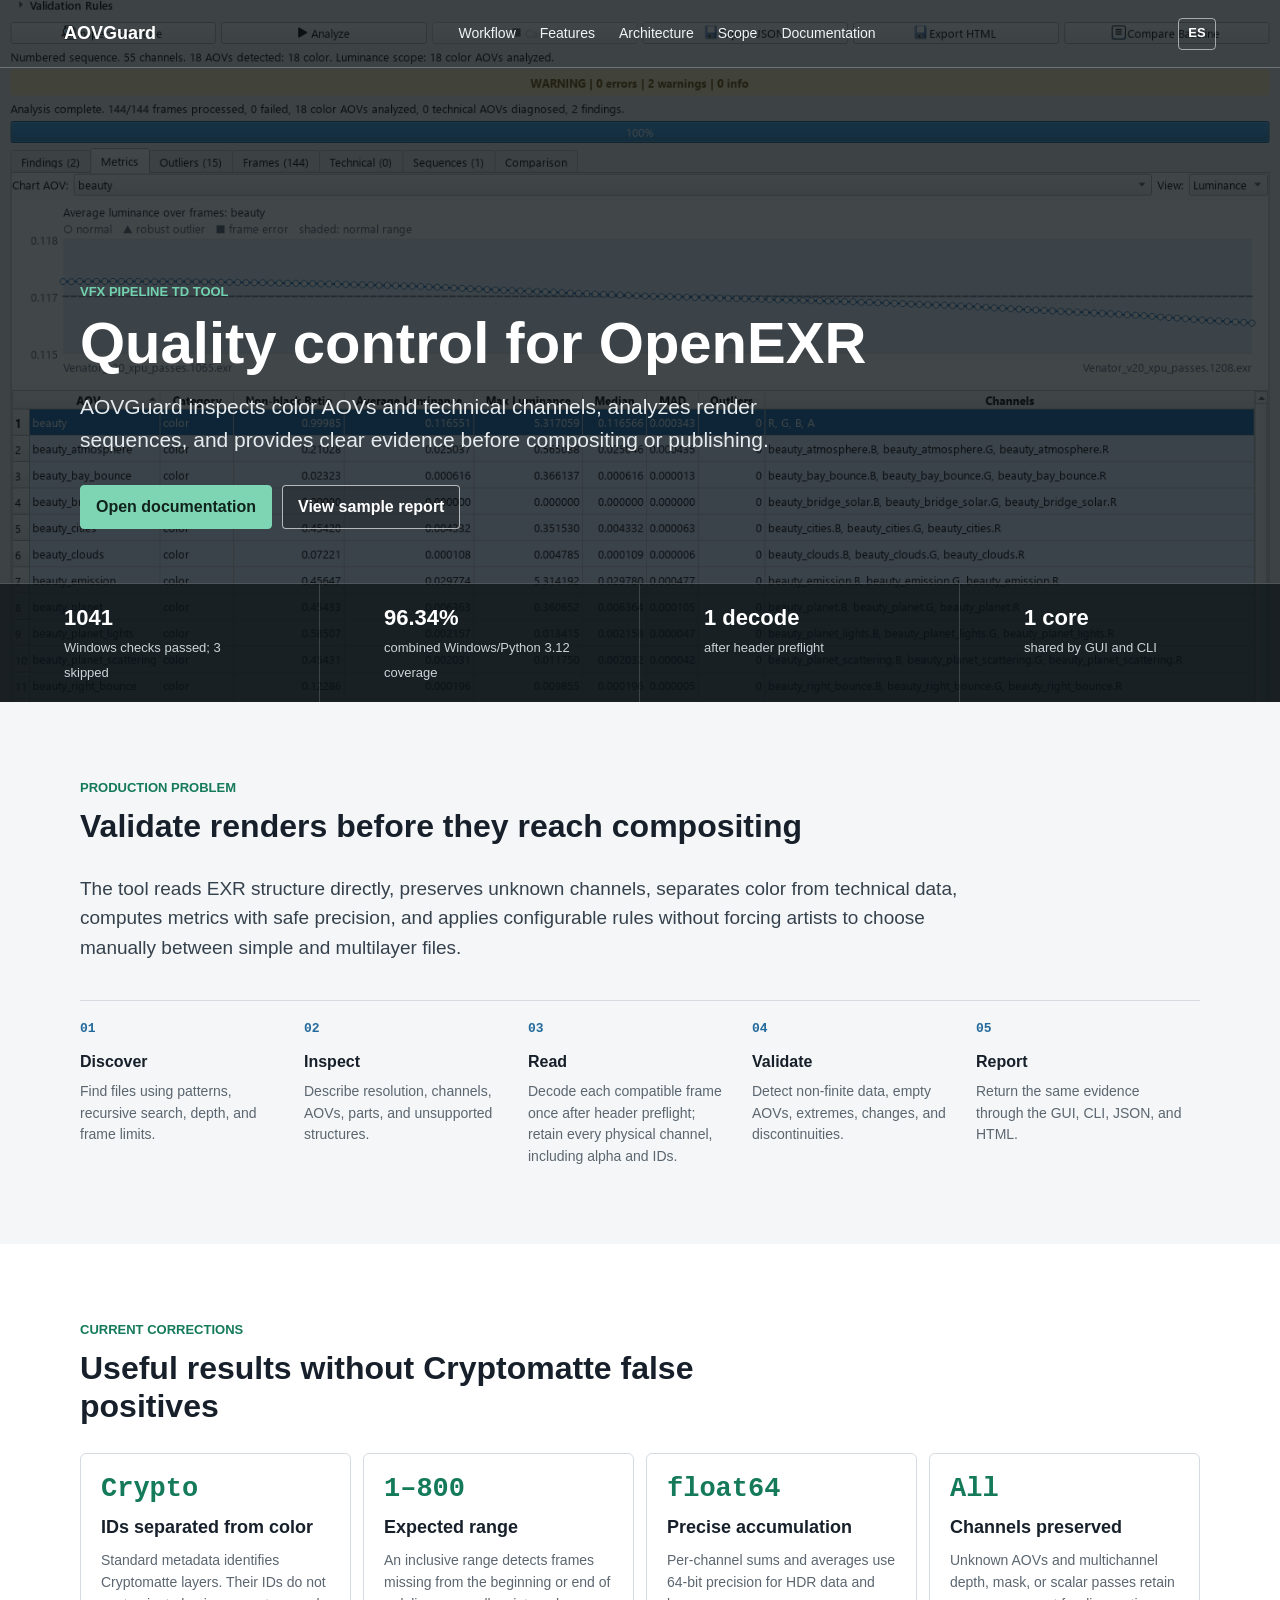
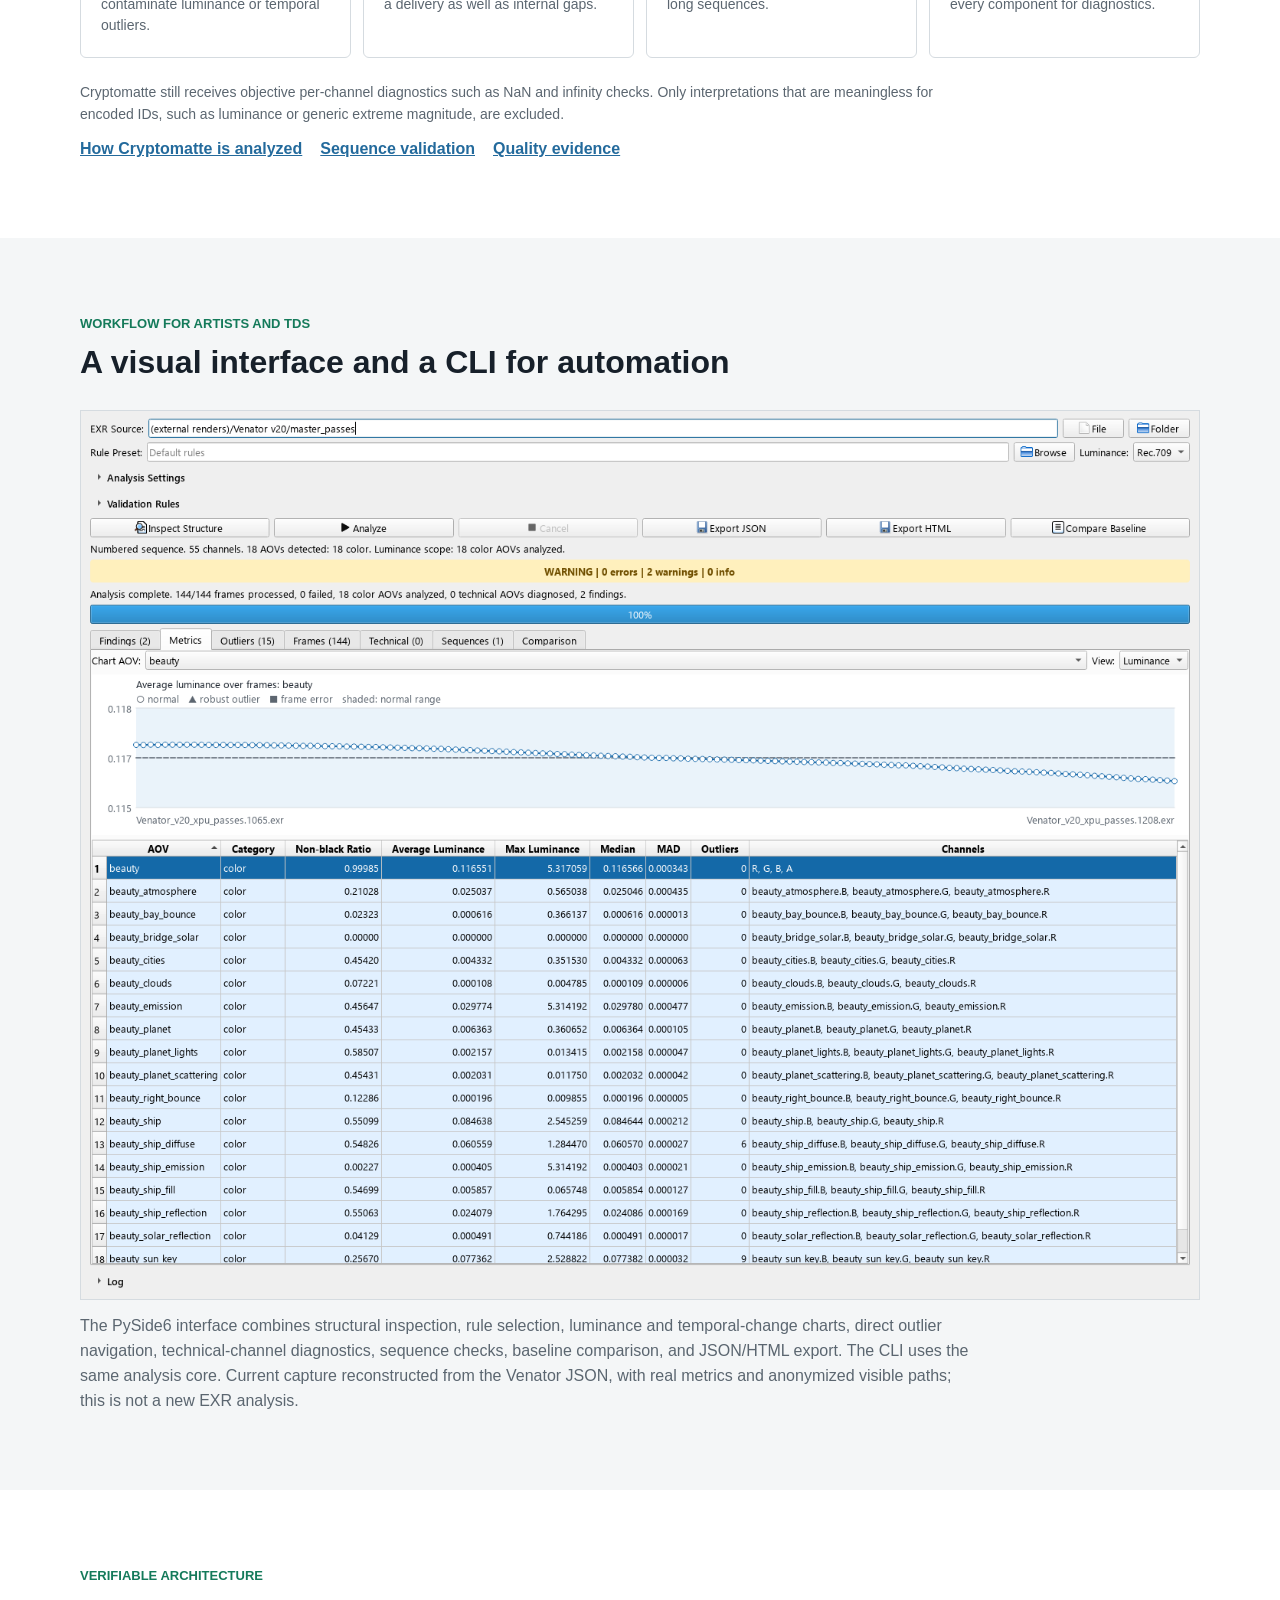
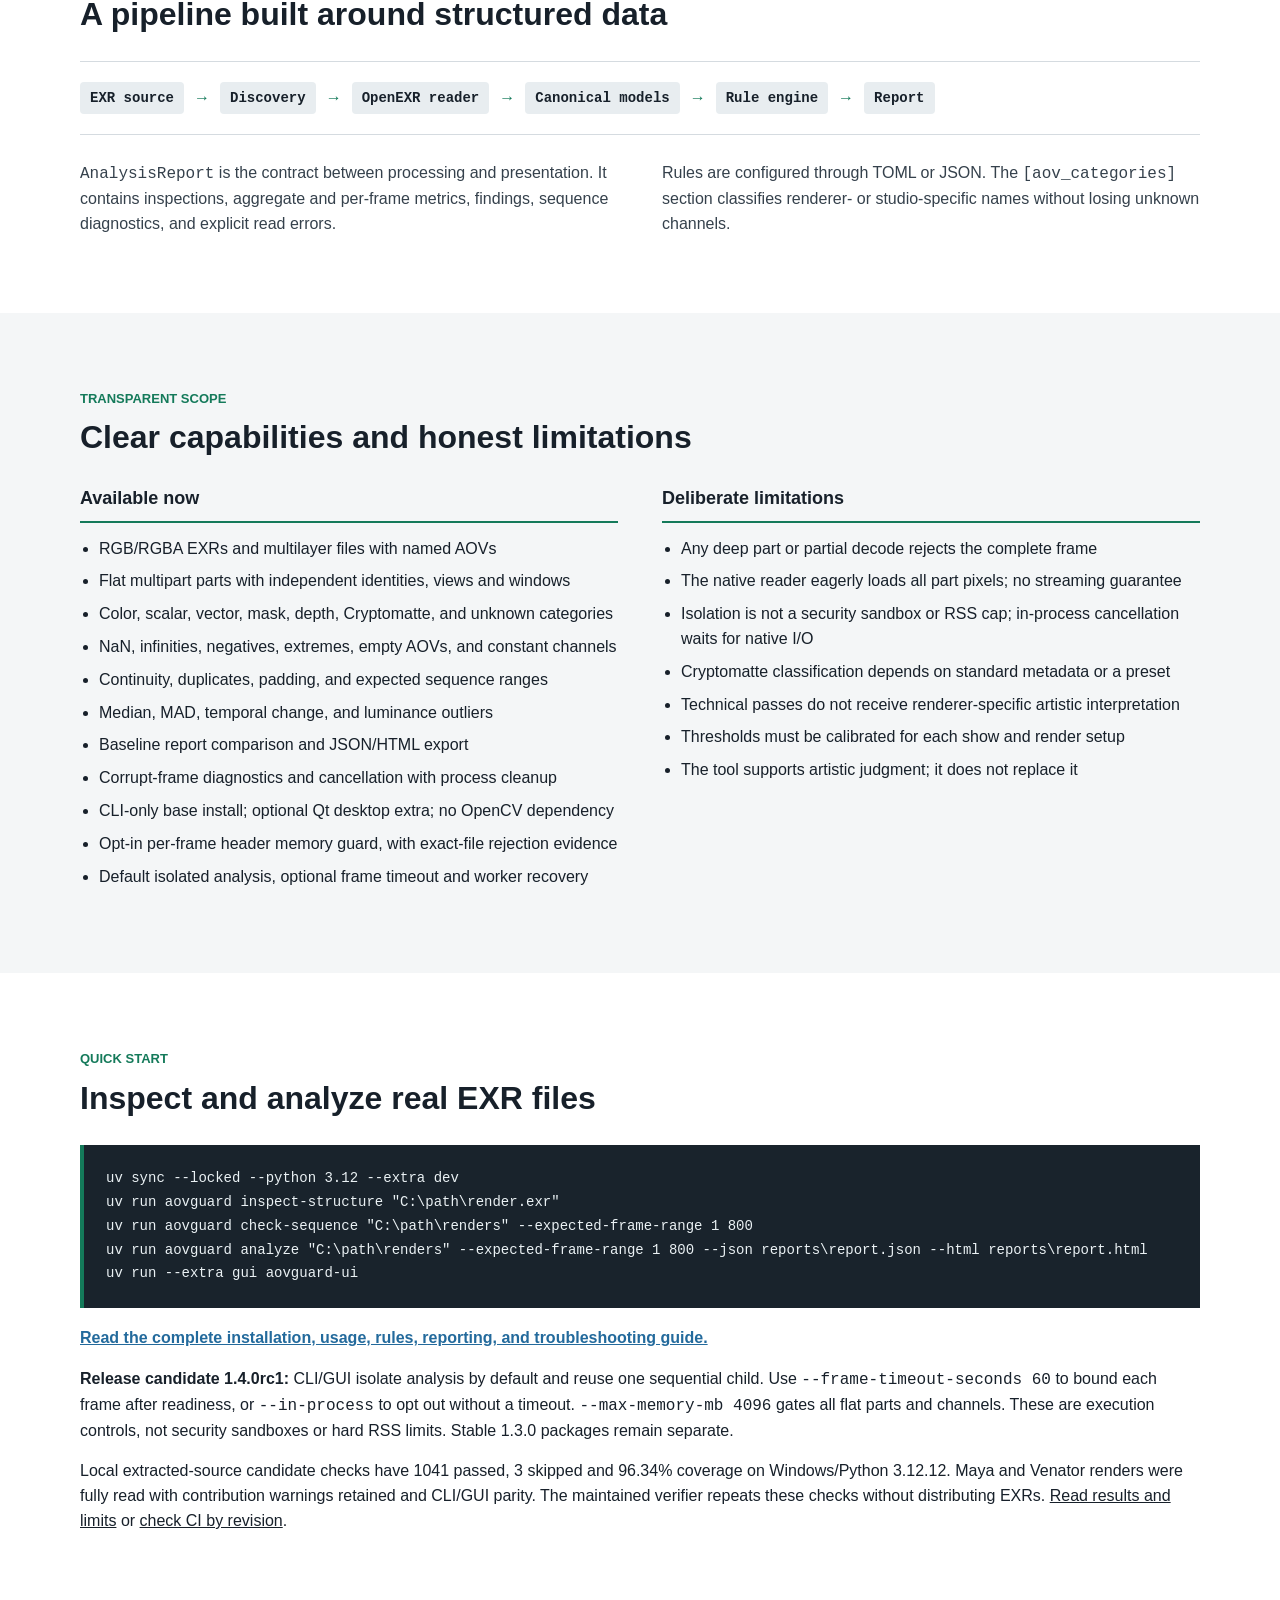
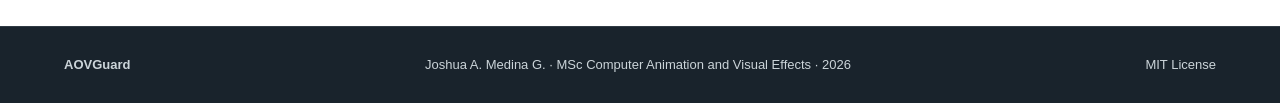
<file: website/index-en.html>
<!doctype html>
<html lang="en">
<head>
  <meta charset="utf-8">
  <meta name="viewport" content="width=device-width, initial-scale=1">
  <meta name="description" content="AOVGuard: quality control for OpenEXR files, AOVs, and render sequences.">
  <title>AOVGuard | OpenEXR Quality Control</title>
  <link rel="stylesheet" href="styles.css">
  <link rel="alternate" hreflang="es" href="index.html">
  <link rel="alternate" hreflang="en" href="index-en.html">
</head>
<body>
  <header class="site-header">
    <a class="brand" href="#home">AOVGuard</a>
    <nav aria-label="Main navigation">
      <a href="#workflow">Workflow</a>
      <a href="#features">Features</a>
      <a href="#architecture">Architecture</a>
      <a href="#scope">Scope</a>
      <a href="documentation.html">Documentation</a>
    </nav>
    <a class="language-switch" href="index.html" hreflang="es" lang="es" aria-label="View this site in Spanish">ES</a>
  </header>

  <main id="home">
    <section class="hero" aria-labelledby="hero-title">
      <div class="hero-overlay"></div>
      <div class="hero-content">
        <p class="eyebrow">VFX Pipeline TD Tool</p>
        <h1 id="hero-title">Quality control for OpenEXR</h1>
        <p class="hero-copy">
          AOVGuard inspects color AOVs and technical channels, analyzes render
          sequences, and provides clear evidence before compositing or publishing.
        </p>
        <div class="hero-actions">
          <a class="button primary" href="documentation.html">Open documentation</a>
          <a class="button secondary" href="../docs/sample_reports/multilayer_report.html">View sample report</a>
        </div>
      </div>
      <div class="hero-facts" aria-label="Verified project facts">
        <div><strong>1041</strong><span>Windows checks passed; 3 skipped</span></div>
        <div><strong>96.34%</strong><span>combined Windows/Python 3.12 coverage</span></div>
        <div><strong>1 decode</strong><span>after header preflight</span></div>
        <div><strong>1 core</strong><span>shared by GUI and CLI</span></div>
      </div>
    </section>

    <section class="intro band" id="workflow">
      <div class="section-heading">
        <p class="eyebrow">Production problem</p>
        <h2>Validate renders before they reach compositing</h2>
      </div>
      <p class="lead">
        The tool reads EXR structure directly, preserves unknown channels,
        separates color from technical data, computes metrics with safe
        precision, and applies configurable rules without forcing artists to
        choose manually between simple and multilayer files.
      </p>
      <ol class="workflow">
        <li><span>01</span><strong>Discover</strong><p>Find files using patterns, recursive search, depth, and frame limits.</p></li>
        <li><span>02</span><strong>Inspect</strong><p>Describe resolution, channels, AOVs, parts, and unsupported structures.</p></li>
        <li><span>03</span><strong>Read</strong><p>Decode each compatible frame once after header preflight; retain every physical channel, including alpha and IDs.</p></li>
        <li><span>04</span><strong>Validate</strong><p>Detect non-finite data, empty AOVs, extremes, changes, and discontinuities.</p></li>
        <li><span>05</span><strong>Report</strong><p>Return the same evidence through the GUI, CLI, JSON, and HTML.</p></li>
      </ol>
    </section>

    <section class="evidence band" id="features">
      <div class="section-heading">
        <p class="eyebrow">Current corrections</p>
        <h2>Useful results without Cryptomatte false positives</h2>
      </div>
      <div class="evidence-grid">
        <article class="evidence-item">
          <span class="measure">Crypto</span>
          <h3>IDs separated from color</h3>
          <p>Standard metadata identifies Cryptomatte layers. Their IDs do not contaminate luminance or temporal outliers.</p>
        </article>
        <article class="evidence-item">
          <span class="measure">1–800</span>
          <h3>Expected range</h3>
          <p>An inclusive range detects frames missing from the beginning or end of a delivery as well as internal gaps.</p>
        </article>
        <article class="evidence-item">
          <span class="measure">float64</span>
          <h3>Precise accumulation</h3>
          <p>Per-channel sums and averages use 64-bit precision for HDR data and long sequences.</p>
        </article>
        <article class="evidence-item">
          <span class="measure">All</span>
          <h3>Channels preserved</h3>
          <p>Unknown AOVs and multichannel depth, mask, or scalar passes retain every component for diagnostics.</p>
        </article>
      </div>
      <p class="method-note">
        Cryptomatte still receives objective per-channel diagnostics such as NaN
        and infinity checks. Only interpretations that are meaningless for
        encoded IDs, such as luminance or generic extreme magnitude, are excluded.
      </p>
      <div class="text-links"><a href="documentation.html#cryptomatte">How Cryptomatte is analyzed</a><a href="documentation.html#sequences">Sequence validation</a><a href="documentation.html#verification">Quality evidence</a></div>
    </section>

    <section class="product band">
      <div class="section-heading">
        <p class="eyebrow">Workflow for artists and TDs</p>
        <h2>A visual interface and a CLI for automation</h2>
      </div>
      <figure class="product-figure">
        <img src="assets/aovguard-current-ui.png" alt="AOVGuard interface showing metrics, findings, and sequence diagnostics">
        <figcaption>
          The PySide6 interface combines structural inspection, rule selection,
          luminance and temporal-change charts, direct outlier navigation,
          technical-channel diagnostics, sequence checks, baseline comparison,
          and JSON/HTML export. The CLI uses the same analysis core.
          Current capture reconstructed from the Venator JSON, with real metrics
          and anonymized visible paths; this is not a new EXR analysis.
        </figcaption>
      </figure>
    </section>

    <section class="architecture band" id="architecture">
      <div class="section-heading">
        <p class="eyebrow">Verifiable architecture</p>
        <h2>A pipeline built around structured data</h2>
      </div>
      <div class="architecture-flow" aria-label="AOVGuard architecture flow">
        <span>EXR source</span><b>&rarr;</b><span>Discovery</span><b>&rarr;</b><span>OpenEXR reader</span><b>&rarr;</b><span>Canonical models</span><b>&rarr;</b><span>Rule engine</span><b>&rarr;</b><span>Report</span>
      </div>
      <div class="architecture-copy">
        <p>
          <code>AnalysisReport</code> is the contract between processing and
          presentation. It contains inspections, aggregate and per-frame
          metrics, findings, sequence diagnostics, and explicit read errors.
        </p>
        <p>
          Rules are configured through TOML or JSON. The
          <code>[aov_categories]</code> section classifies renderer- or
          studio-specific names without losing unknown channels.
        </p>
      </div>
    </section>

    <section class="scope band" id="scope">
      <div class="section-heading">
        <p class="eyebrow">Transparent scope</p>
        <h2>Clear capabilities and honest limitations</h2>
      </div>
      <div class="scope-columns">
        <div>
          <h3>Available now</h3>
          <ul>
            <li>RGB/RGBA EXRs and multilayer files with named AOVs</li>
            <li>Flat multipart parts with independent identities, views and windows</li>
            <li>Color, scalar, vector, mask, depth, Cryptomatte, and unknown categories</li>
            <li>NaN, infinities, negatives, extremes, empty AOVs, and constant channels</li>
            <li>Continuity, duplicates, padding, and expected sequence ranges</li>
            <li>Median, MAD, temporal change, and luminance outliers</li>
            <li>Baseline report comparison and JSON/HTML export</li>
            <li>Corrupt-frame diagnostics and cancellation with process cleanup</li>
            <li>CLI-only base install; optional Qt desktop extra; no OpenCV dependency</li>
            <li>Opt-in per-frame header memory guard, with exact-file rejection evidence</li>
            <li>Default isolated analysis, optional frame timeout and worker recovery</li>
          </ul>
        </div>
        <div>
          <h3>Deliberate limitations</h3>
          <ul>
            <li>Any deep part or partial decode rejects the complete frame</li>
            <li>The native reader eagerly loads all part pixels; no streaming guarantee</li>
            <li>Isolation is not a security sandbox or RSS cap; in-process cancellation waits for native I/O</li>
            <li>Cryptomatte classification depends on standard metadata or a preset</li>
            <li>Technical passes do not receive renderer-specific artistic interpretation</li>
            <li>Thresholds must be calibrated for each show and render setup</li>
            <li>The tool supports artistic judgment; it does not replace it</li>
          </ul>
        </div>
      </div>
    </section>

    <section class="run band">
      <div class="section-heading">
        <p class="eyebrow">Quick start</p>
        <h2>Inspect and analyze real EXR files</h2>
      </div>
      <pre><code>uv sync --locked --python 3.12 --extra dev
uv run aovguard inspect-structure "C:\path\render.exr"
uv run aovguard check-sequence "C:\path\renders" --expected-frame-range 1 800
uv run aovguard analyze "C:\path\renders" --expected-frame-range 1 800 --json reports\report.json --html reports\report.html
uv run --extra gui aovguard-ui</code></pre>
      <p class="run-note"><a href="documentation.html">Read the complete installation, usage, rules, reporting, and troubleshooting guide.</a></p>
      <p><strong>Release candidate 1.4.0rc1:</strong> CLI/GUI isolate analysis by default and reuse one sequential child. Use <code>--frame-timeout-seconds 60</code> to bound each frame after readiness, or <code>--in-process</code> to opt out without a timeout. <code>--max-memory-mb 4096</code> gates all flat parts and channels. These are execution controls, not security sandboxes or hard RSS limits. Stable 1.3.0 packages remain separate.</p>
      <p>Local extracted-source candidate checks have 1041 passed, 3 skipped and 96.34% coverage on Windows/Python 3.12.12. Maya and Venator renders were fully read with contribution warnings retained and CLI/GUI parity. The maintained verifier repeats these checks without distributing EXRs. <a href="documentation.html#verification">Read results and limits</a> or <a href="https://github.com/Joshmedinag/AOVGuard/actions">check CI by revision</a>.</p>
    </section>
  </main>

  <footer>
    <strong>AOVGuard</strong>
    <span>Joshua A. Medina G. &middot; MSc Computer Animation and Visual Effects &middot; 2026</span>
    <span>MIT License</span>
  </footer>
</body>
</html>
</file>
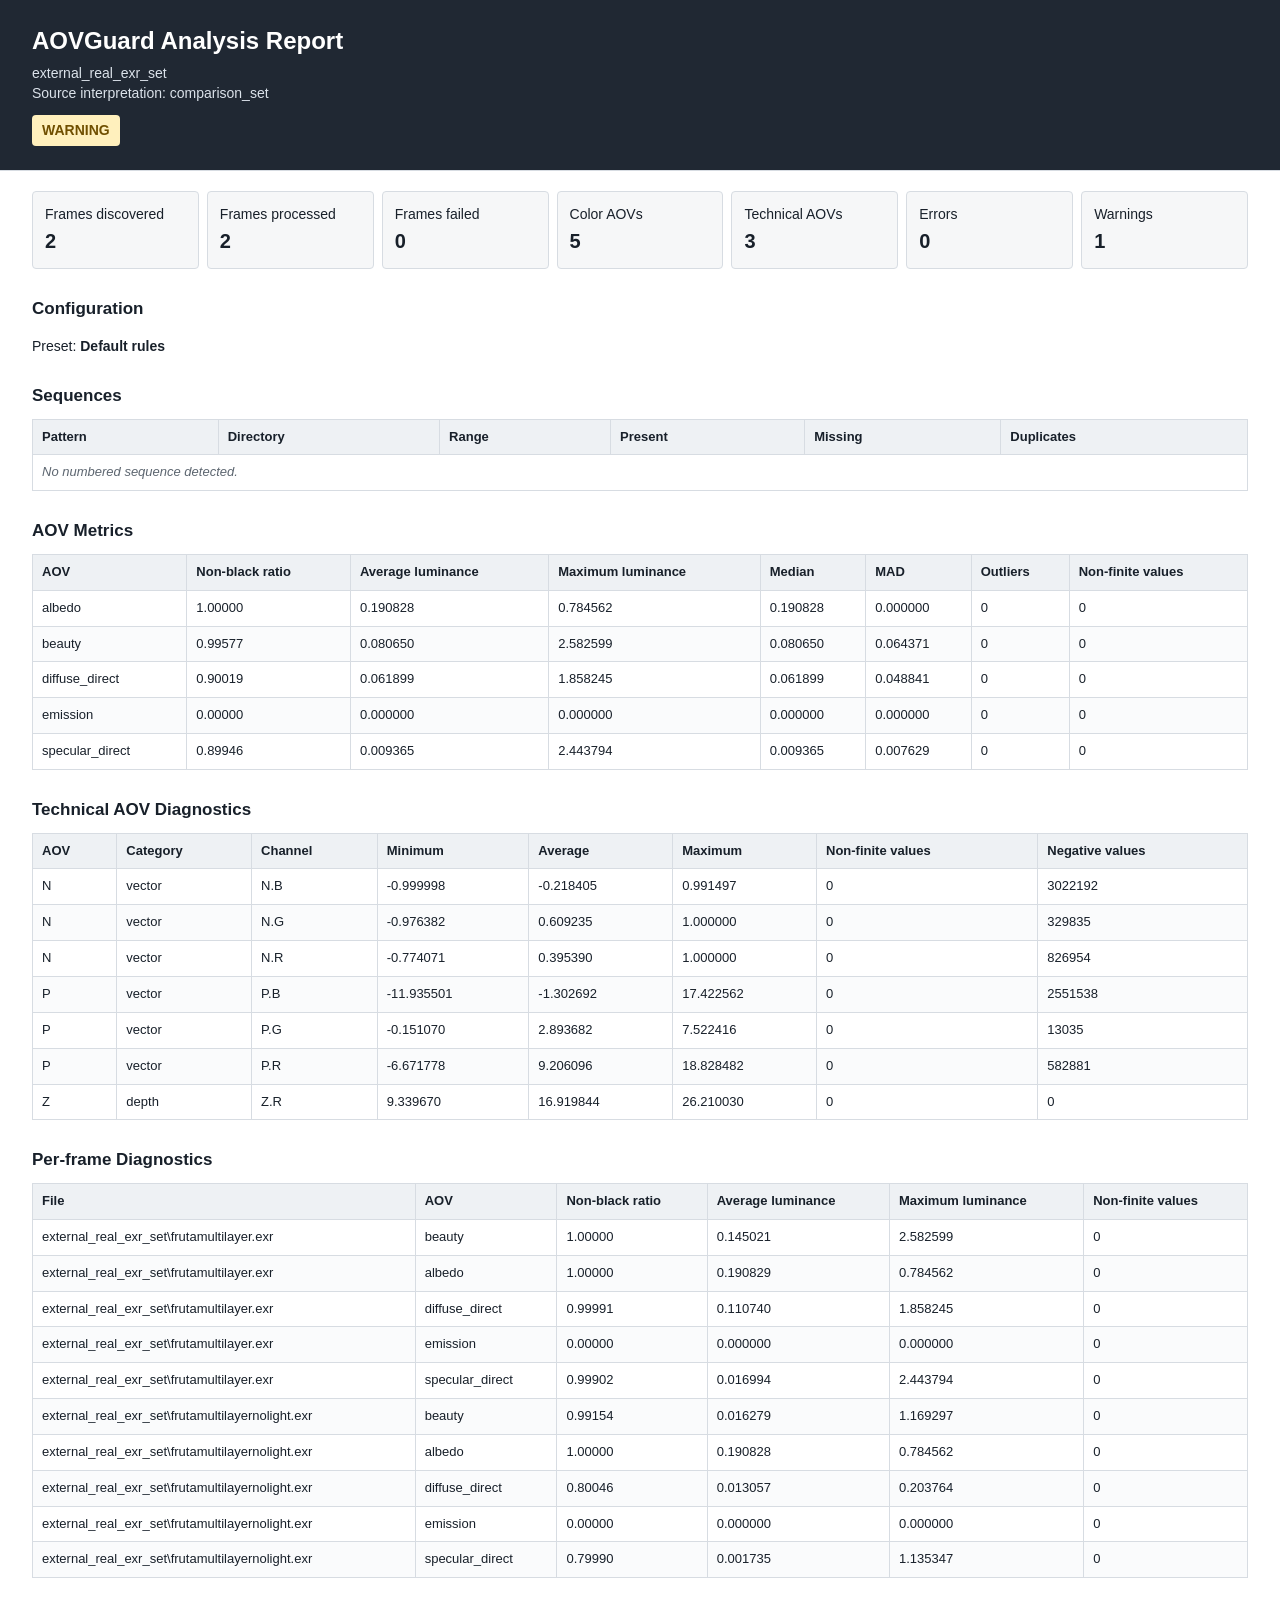
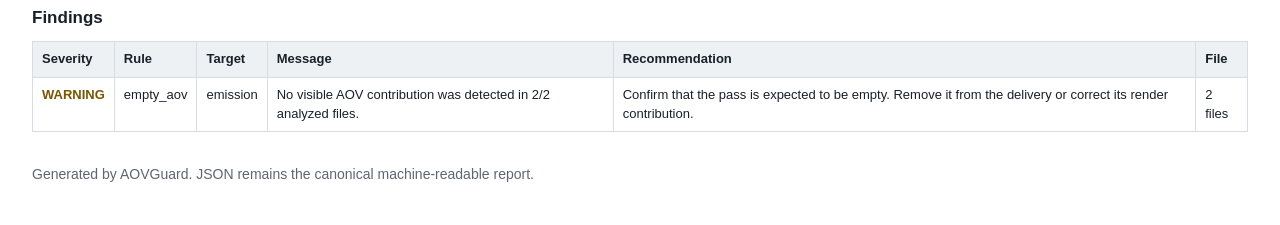
<file: docs/sample_reports/multilayer_report.html>
<!doctype html>
<html lang="en">
<head>
  <meta charset="utf-8">
  <meta name="viewport" content="width=device-width, initial-scale=1">
  <title>AOVGuard Analysis Report</title>
  <style>
    :root { color-scheme: light; --line:#d7dce2; --muted:#5d6670; --surface:#f6f7f8; }
    * { box-sizing: border-box; }
    body { margin:0; color:#18202a; background:#fff; font:14px/1.45 "Segoe UI", Arial, sans-serif; }
    header { padding:24px 32px; border-bottom:1px solid var(--line); background:#202833; color:#fff; }
    h1 { margin:0 0 4px; font-size:24px; letter-spacing:0; }
    h2 { margin:28px 0 10px; font-size:17px; letter-spacing:0; }
    main { max-width:1400px; margin:0 auto; padding:20px 32px 40px; }
    .source { color:#dbe2ea; overflow-wrap:anywhere; }
    .summary { display:grid; grid-template-columns:repeat(auto-fit,minmax(150px,1fr)); gap:8px; }
    .metric { border:1px solid var(--line); padding:12px; background:var(--surface); border-radius:4px; }
    .metric strong { display:block; margin-top:3px; font-size:20px; }
    .status { display:inline-block; margin-top:12px; padding:5px 10px; border-radius:4px; font-weight:700; }
    .status-pass { background:#d7f2df; color:#145c2c; }
    .status-warning { background:#fff0bd; color:#704f00; }
    .status-fail { background:#ffdcdc; color:#8b1e1e; }
    table { width:100%; border-collapse:collapse; font-size:13px; }
    th,td { padding:8px 9px; border:1px solid var(--line); text-align:left; vertical-align:top; }
    th { background:#eef1f4; white-space:nowrap; }
    tbody tr:nth-child(even) { background:#fafbfc; }
    .severity { font-weight:700; }
    .severity-error { color:#a11f1f; } .severity-warning { color:#795600; } .severity-info { color:#1c5c8f; }
    .empty { color:var(--muted); font-style:italic; }
    footer { margin-top:32px; color:var(--muted); }
  </style>
</head>
<body>
<header>
  <h1>AOVGuard Analysis Report</h1>
  <div class="source">external_real_exr_set</div>
  <div class="source">Source interpretation: comparison_set</div>
  <span class="status status-warning">WARNING</span>
</header>
<main>
  <section class="summary">
    <div class="metric">Frames discovered<strong>2</strong></div>
    <div class="metric">Frames processed<strong>2</strong></div>
    <div class="metric">Frames failed<strong>0</strong></div>
    <div class="metric">Color AOVs<strong>5</strong></div>
    <div class="metric">Technical AOVs<strong>3</strong></div>
    <div class="metric">Errors<strong>0</strong></div>
    <div class="metric">Warnings<strong>1</strong></div>
  </section>
  <h2>Configuration</h2>
  <p>Preset: <strong>Default rules</strong></p>
  
  <h2>Sequences</h2>
  <table><thead><tr><th>Pattern</th><th>Directory</th><th>Range</th><th>Present</th><th>Missing</th><th>Duplicates</th></tr></thead>
  <tbody><tr><td colspan="6" class="empty">No numbered sequence detected.</td></tr></tbody></table>
  <h2>AOV Metrics</h2>
  <table><thead><tr><th>AOV</th><th>Non-black ratio</th><th>Average luminance</th><th>Maximum luminance</th><th>Median</th><th>MAD</th><th>Outliers</th><th>Non-finite values</th></tr></thead>
  <tbody><tr><td>albedo</td><td>1.00000</td><td>0.190828</td><td>0.784562</td><td>0.190828</td><td>0.000000</td><td>0</td><td>0</td></tr><tr><td>beauty</td><td>0.99577</td><td>0.080650</td><td>2.582599</td><td>0.080650</td><td>0.064371</td><td>0</td><td>0</td></tr><tr><td>diffuse_direct</td><td>0.90019</td><td>0.061899</td><td>1.858245</td><td>0.061899</td><td>0.048841</td><td>0</td><td>0</td></tr><tr><td>emission</td><td>0.00000</td><td>0.000000</td><td>0.000000</td><td>0.000000</td><td>0.000000</td><td>0</td><td>0</td></tr><tr><td>specular_direct</td><td>0.89946</td><td>0.009365</td><td>2.443794</td><td>0.009365</td><td>0.007629</td><td>0</td><td>0</td></tr></tbody></table>
  <h2>Technical AOV Diagnostics</h2>
  <table><thead><tr><th>AOV</th><th>Category</th><th>Channel</th><th>Minimum</th><th>Average</th><th>Maximum</th><th>Non-finite values</th><th>Negative values</th></tr></thead>
  <tbody><tr><td>N</td><td>vector</td><td>N.B</td><td>-0.999998</td><td>-0.218405</td><td>0.991497</td><td>0</td><td>3022192</td></tr><tr><td>N</td><td>vector</td><td>N.G</td><td>-0.976382</td><td>0.609235</td><td>1.000000</td><td>0</td><td>329835</td></tr><tr><td>N</td><td>vector</td><td>N.R</td><td>-0.774071</td><td>0.395390</td><td>1.000000</td><td>0</td><td>826954</td></tr><tr><td>P</td><td>vector</td><td>P.B</td><td>-11.935501</td><td>-1.302692</td><td>17.422562</td><td>0</td><td>2551538</td></tr><tr><td>P</td><td>vector</td><td>P.G</td><td>-0.151070</td><td>2.893682</td><td>7.522416</td><td>0</td><td>13035</td></tr><tr><td>P</td><td>vector</td><td>P.R</td><td>-6.671778</td><td>9.206096</td><td>18.828482</td><td>0</td><td>582881</td></tr><tr><td>Z</td><td>depth</td><td>Z.R</td><td>9.339670</td><td>16.919844</td><td>26.210030</td><td>0</td><td>0</td></tr></tbody></table>
  <h2>Per-frame Diagnostics</h2>
  <table><thead><tr><th>File</th><th>AOV</th><th>Non-black ratio</th><th>Average luminance</th><th>Maximum luminance</th><th>Non-finite values</th></tr></thead>
  <tbody><tr><td>external_real_exr_set\frutamultilayer.exr</td><td>beauty</td><td>1.00000</td><td>0.145021</td><td>2.582599</td><td>0</td></tr><tr><td>external_real_exr_set\frutamultilayer.exr</td><td>albedo</td><td>1.00000</td><td>0.190829</td><td>0.784562</td><td>0</td></tr><tr><td>external_real_exr_set\frutamultilayer.exr</td><td>diffuse_direct</td><td>0.99991</td><td>0.110740</td><td>1.858245</td><td>0</td></tr><tr><td>external_real_exr_set\frutamultilayer.exr</td><td>emission</td><td>0.00000</td><td>0.000000</td><td>0.000000</td><td>0</td></tr><tr><td>external_real_exr_set\frutamultilayer.exr</td><td>specular_direct</td><td>0.99902</td><td>0.016994</td><td>2.443794</td><td>0</td></tr><tr><td>external_real_exr_set\frutamultilayernolight.exr</td><td>beauty</td><td>0.99154</td><td>0.016279</td><td>1.169297</td><td>0</td></tr><tr><td>external_real_exr_set\frutamultilayernolight.exr</td><td>albedo</td><td>1.00000</td><td>0.190828</td><td>0.784562</td><td>0</td></tr><tr><td>external_real_exr_set\frutamultilayernolight.exr</td><td>diffuse_direct</td><td>0.80046</td><td>0.013057</td><td>0.203764</td><td>0</td></tr><tr><td>external_real_exr_set\frutamultilayernolight.exr</td><td>emission</td><td>0.00000</td><td>0.000000</td><td>0.000000</td><td>0</td></tr><tr><td>external_real_exr_set\frutamultilayernolight.exr</td><td>specular_direct</td><td>0.79990</td><td>0.001735</td><td>1.135347</td><td>0</td></tr></tbody></table>
  <h2>Findings</h2>
  <table><thead><tr><th>Severity</th><th>Rule</th><th>Target</th><th>Message</th><th>Recommendation</th><th>File</th></tr></thead>
  <tbody><tr><td><span class="severity severity-warning">WARNING</span></td><td>empty_aov</td><td>emission</td><td>No visible AOV contribution was detected in 2/2 analyzed files.</td><td>Confirm that the pass is expected to be empty. Remove it from the delivery or correct its render contribution.</td><td>2 files</td></tr></tbody></table>
  <footer>Generated by AOVGuard. JSON remains the canonical machine-readable report.</footer>
</main>
</body>
</html>
</file>
<file: website/styles.css>
:root {
  --ink: #17202a;
  --muted: #5b6670;
  --line: #d5dbe0;
  --surface: #f4f6f7;
  --white: #ffffff;
  --green: #147a5a;
  --amber: #a96f08;
  --blue: #236a9c;
  --charcoal: #19232c;
}

* { box-sizing: border-box; }

html { scroll-behavior: smooth; }

body {
  margin: 0;
  color: var(--ink);
  background: var(--white);
  font: 16px/1.55 "Segoe UI", Arial, sans-serif;
}

a { color: inherit; }

.site-header {
  position: absolute;
  z-index: 5;
  top: 0;
  left: 0;
  right: 0;
  display: flex;
  align-items: center;
  justify-content: space-between;
  min-height: 68px;
  padding: 0 5vw;
  color: var(--white);
  border-bottom: 1px solid rgba(255, 255, 255, 0.25);
}

.brand {
  font-size: 18px;
  font-weight: 700;
  text-decoration: none;
}

nav { display: flex; gap: 24px; }
nav a { color: #eef4f7; font-size: 14px; text-decoration: none; }
nav a:hover, nav a:focus-visible { color: var(--white); text-decoration: underline; }

.language-switch {
  display: inline-flex;
  align-items: center;
  justify-content: center;
  min-width: 38px;
  min-height: 32px;
  padding: 4px 9px;
  border: 1px solid rgba(255, 255, 255, 0.55);
  border-radius: 4px;
  color: var(--white);
  font-size: 13px;
  font-weight: 700;
  text-decoration: none;
}
.language-switch:hover, .language-switch:focus-visible { background: rgba(255, 255, 255, 0.12); }
.hero {
  position: relative;
  display: flex;
  flex-direction: column;
  justify-content: flex-end;
  min-height: min(78vh, 720px);
  color: var(--white);
  background: var(--charcoal) url("assets/aovguard-current-ui.png") center 32% / cover no-repeat;
  overflow: hidden;
}

.hero-overlay {
  position: absolute;
  inset: 0;
  background: rgba(12, 18, 23, 0.78);
}

.hero-content {
  position: relative;
  z-index: 1;
  width: min(1120px, 90vw);
  margin: 0 auto;
  padding: 120px 0 54px;
}

.eyebrow {
  margin: 0 0 10px;
  color: var(--green);
  font-size: 13px;
  font-weight: 700;
  letter-spacing: 0;
  text-transform: uppercase;
}

.hero .eyebrow { color: #72d1ae; }

h1, h2, h3 { letter-spacing: 0; }
h1 { margin: 0; font-size: 58px; line-height: 1.05; }
h2 { margin: 0; font-size: 32px; line-height: 1.18; }
h3 { margin: 0 0 8px; font-size: 18px; }

.hero-copy {
  max-width: 690px;
  margin: 18px 0 28px;
  color: #e6ebee;
  font-size: 21px;
}

.hero-actions { display: flex; flex-wrap: wrap; gap: 10px; }

.button {
  display: inline-flex;
  align-items: center;
  min-height: 42px;
  padding: 9px 15px;
  border: 1px solid rgba(255, 255, 255, 0.65);
  border-radius: 4px;
  font-weight: 600;
  text-decoration: none;
}

.button.primary { color: #10231d; background: #7ed5b4; border-color: #7ed5b4; }
.button.secondary { color: var(--white); background: rgba(0, 0, 0, 0.18); }
.button:hover, .button:focus-visible { outline: 2px solid var(--white); outline-offset: 2px; }

.hero-facts {
  position: relative;
  z-index: 1;
  display: grid;
  grid-template-columns: repeat(4, 1fr);
  border-top: 1px solid rgba(255, 255, 255, 0.24);
  background: rgba(12, 18, 23, 0.72);
}

.hero-facts div { padding: 17px 5vw; border-right: 1px solid rgba(255, 255, 255, 0.16); }
.hero-facts div:last-child { border-right: 0; }
.hero-facts strong { display: block; font-size: 22px; }
.hero-facts span { color: #cbd4d9; font-size: 13px; }

.band { padding: 76px max(5vw, calc((100vw - 1120px) / 2)); }
.band:nth-of-type(even) { background: var(--surface); }

.section-heading { max-width: 760px; margin-bottom: 28px; }
.lead { max-width: 900px; margin: 0 0 38px; color: #35414c; font-size: 19px; }

.workflow {
  display: grid;
  grid-template-columns: repeat(5, 1fr);
  margin: 0;
  padding: 0;
  border-top: 1px solid var(--line);
  list-style: none;
}

.workflow li { min-width: 0; padding: 20px 18px 0 0; }
.workflow span { display: block; margin-bottom: 14px; color: var(--blue); font: 700 13px Consolas, monospace; }
.workflow strong { display: block; }
.workflow p { margin: 6px 0 0; color: var(--muted); font-size: 14px; }

.evidence-grid { display: grid; grid-template-columns: repeat(4, 1fr); gap: 12px; }
.evidence-item { padding: 20px; border: 1px solid var(--line); border-radius: 6px; background: var(--white); }
.measure { display: block; margin-bottom: 10px; color: var(--green); font: 700 27px Consolas, monospace; }
.evidence-item p { margin: 0; color: var(--muted); font-size: 14px; }
.method-note { max-width: 880px; margin: 24px 0 12px; color: var(--muted); font-size: 14px; }
.text-links { display: flex; flex-wrap: wrap; gap: 18px; }
.text-links a { color: var(--blue); font-weight: 600; }
.run-note { margin: 18px 0 0; }
.run-note a { color: var(--blue); font-weight: 700; }

.product-figure { margin: 0; }
.product-figure img { display: block; width: 100%; height: auto; border: 1px solid var(--line); }
.product-figure figcaption { max-width: 900px; padding-top: 14px; color: var(--muted); }

.architecture-flow {
  display: flex;
  align-items: center;
  gap: 10px;
  overflow-x: auto;
  padding: 20px 0;
  border-top: 1px solid var(--line);
  border-bottom: 1px solid var(--line);
  white-space: nowrap;
}

.architecture-flow span { padding: 8px 10px; border-radius: 4px; background: #e8edf0; font: 600 14px Consolas, monospace; }
.architecture-flow b { color: var(--green); }
.architecture-copy, .scope-columns { display: grid; grid-template-columns: 1fr 1fr; gap: 44px; margin-top: 26px; }
.architecture-copy p { margin: 0; color: #35414c; }

.scope-columns h3 { padding-bottom: 8px; border-bottom: 2px solid var(--green); }
.scope-columns ul { margin: 14px 0 0; padding-left: 19px; }
.scope-columns li { margin: 8px 0; }

pre {
  margin: 0;
  overflow-x: auto;
  padding: 22px;
  border-left: 4px solid var(--green);
  background: var(--charcoal);
  color: #eaf1f4;
  font: 14px/1.7 Consolas, "Courier New", monospace;
}

footer {
  display: flex;
  flex-wrap: wrap;
  justify-content: space-between;
  gap: 14px;
  padding: 28px 5vw;
  border-top: 1px solid #303b44;
  color: #cbd4d9;
  background: var(--charcoal);
  font-size: 13px;
}

/* Documentation page */
.docs-page { background: var(--surface); }
.docs-header {
  position: sticky;
  color: var(--white);
  background: var(--charcoal);
  border-bottom-color: #34424d;
}

.docs-shell {
  display: grid;
  grid-template-columns: 230px minmax(0, 900px);
  gap: 54px;
  justify-content: center;
  padding: 52px 5vw 90px;
  width: 100%;
  min-width: 0;
}

.docs-nav {
  position: sticky;
  top: 94px;
  align-self: start;
  display: flex;
  flex-direction: column;
  gap: 7px;
  max-height: calc(100vh - 120px);
  overflow-y: auto;
  padding: 18px;
  border: 1px solid var(--line);
  border-radius: 6px;
  background: var(--white);
  min-width: 0;
}

.docs-nav strong { margin-bottom: 6px; }
.docs-nav a { color: var(--muted); font-size: 14px; text-decoration: none; }
.docs-nav a:hover, .docs-nav a:focus-visible { color: var(--blue); text-decoration: underline; }

.docs-content {
  min-width: 0;
  overflow: hidden;
  border: 1px solid var(--line);
  border-radius: 7px;
  background: var(--white);
}

.docs-content section, .docs-hero { padding: 40px 48px; }
.docs-content section { border-top: 1px solid var(--line); scroll-margin-top: 90px; }
.docs-content h1 { font-size: 46px; }
.docs-content h2 { margin-bottom: 18px; }
.docs-content h3 { margin-top: 28px; }
.docs-content p, .docs-content li, .docs-content dd { color: #35414c; }
.docs-content code { font-family: Consolas, "Courier New", monospace; }
.docs-content p code, .docs-content li code, .docs-content td code, .docs-content dd code {
  padding: 2px 5px;
  border-radius: 3px;
  background: #e8edf0;
  color: #17384e;
}
.docs-content pre { margin: 18px 0; }
.docs-content table { width: 100%; border-collapse: collapse; }
.docs-content th, .docs-content td { padding: 10px 12px; border: 1px solid var(--line); text-align: left; vertical-align: top; }
.docs-content th { background: #e8edf0; }
.verification-table { max-width: 100%; overflow-x: auto; }
.verification-table table { min-width: 560px; }
.verification-table caption { text-align: left; padding-bottom: 12px; }
.verification-table:focus-visible { outline: 2px solid var(--blue); outline-offset: 2px; }
.verification-figure { margin: 24px 0; }
.verification-figure img { display: block; width: 100%; height: auto; }
.verification-figure figcaption { margin-top: 12px; color: var(--muted); font-size: 14px; }

.docs-hero { color: var(--white); background: var(--charcoal); }
.docs-hero .eyebrow { color: #72d1ae; }
.docs-hero .lead { margin-bottom: 24px; color: #e1e8eb; }
.status-note, .callout {
  padding: 14px 16px;
  border-left: 4px solid var(--green);
  background: #e9f4ef;
  color: #234137;
}
.docs-hero .status-note { background: rgba(126, 213, 180, 0.12); color: #dff7ee; }
.steps li { margin-bottom: 12px; }
.reference-grid { display: grid; grid-template-columns: repeat(3, 1fr); gap: 12px; }
.reference-grid.two-columns { grid-template-columns: repeat(2, 1fr); }
.reference-grid > div { padding: 16px; border: 1px solid var(--line); border-radius: 5px; background: var(--surface); }
.reference-grid p { margin: 6px 0 0; font-size: 14px; }
.troubleshooting dt { margin-top: 20px; font-weight: 700; }
.troubleshooting dd { margin: 5px 0 0; }
.docs-page footer a { color: #e4edf1; }

@media (max-width: 900px) {
  nav { display: none; }
  h1 { font-size: 44px; }
  .hero-facts { grid-template-columns: 1fr 1fr; }
  .hero-facts div:nth-child(2) { border-right: 0; }
  .workflow { grid-template-columns: 1fr 1fr; gap: 24px; }
  .evidence-grid { grid-template-columns: 1fr 1fr; }
  .architecture-copy, .scope-columns { grid-template-columns: 1fr; gap: 28px; }
  .docs-header nav { display: none; }
  .docs-shell { grid-template-columns: minmax(0, 1fr); padding-top: 30px; }
  .docs-nav { position: static; display: grid; grid-template-columns: repeat(3, 1fr); max-height: none; }
  .docs-nav strong { grid-column: 1 / -1; }
}

@media (max-width: 560px) {
  .hero { min-height: 680px; }
  .hero-content { padding-top: 100px; }
  h1 { font-size: 38px; }
  h2 { font-size: 27px; }
  .hero-copy { font-size: 18px; }
  .hero-facts { grid-template-columns: 1fr 1fr; }
  .hero-facts div { padding: 13px 5vw; }
  .band { padding-top: 54px; padding-bottom: 54px; }
  .workflow, .evidence-grid { grid-template-columns: 1fr; }
  .workflow { gap: 18px; }
  footer { flex-direction: column; }
  .docs-page { overflow-x: hidden; }
  .docs-shell { width: 100vw; max-width: 100vw; padding-right: 0; padding-left: 0; }
  .docs-nav { width: 90vw; max-width: 90vw; margin: 0 5vw; grid-template-columns: repeat(2, minmax(0, 1fr)); }
  .docs-nav a { min-width: 0; overflow-wrap: anywhere; }
  .docs-content { width: 100%; max-width: 100vw; border-right: 0; border-left: 0; border-radius: 0; }
  .docs-content p, .docs-content li, .docs-content dd { overflow-wrap: anywhere; }
  .docs-content section, .docs-hero { padding: 34px 5vw; }
  .docs-content h1 { font-size: 36px; }
  .reference-grid, .reference-grid.two-columns { grid-template-columns: 1fr; }
}
</file>
